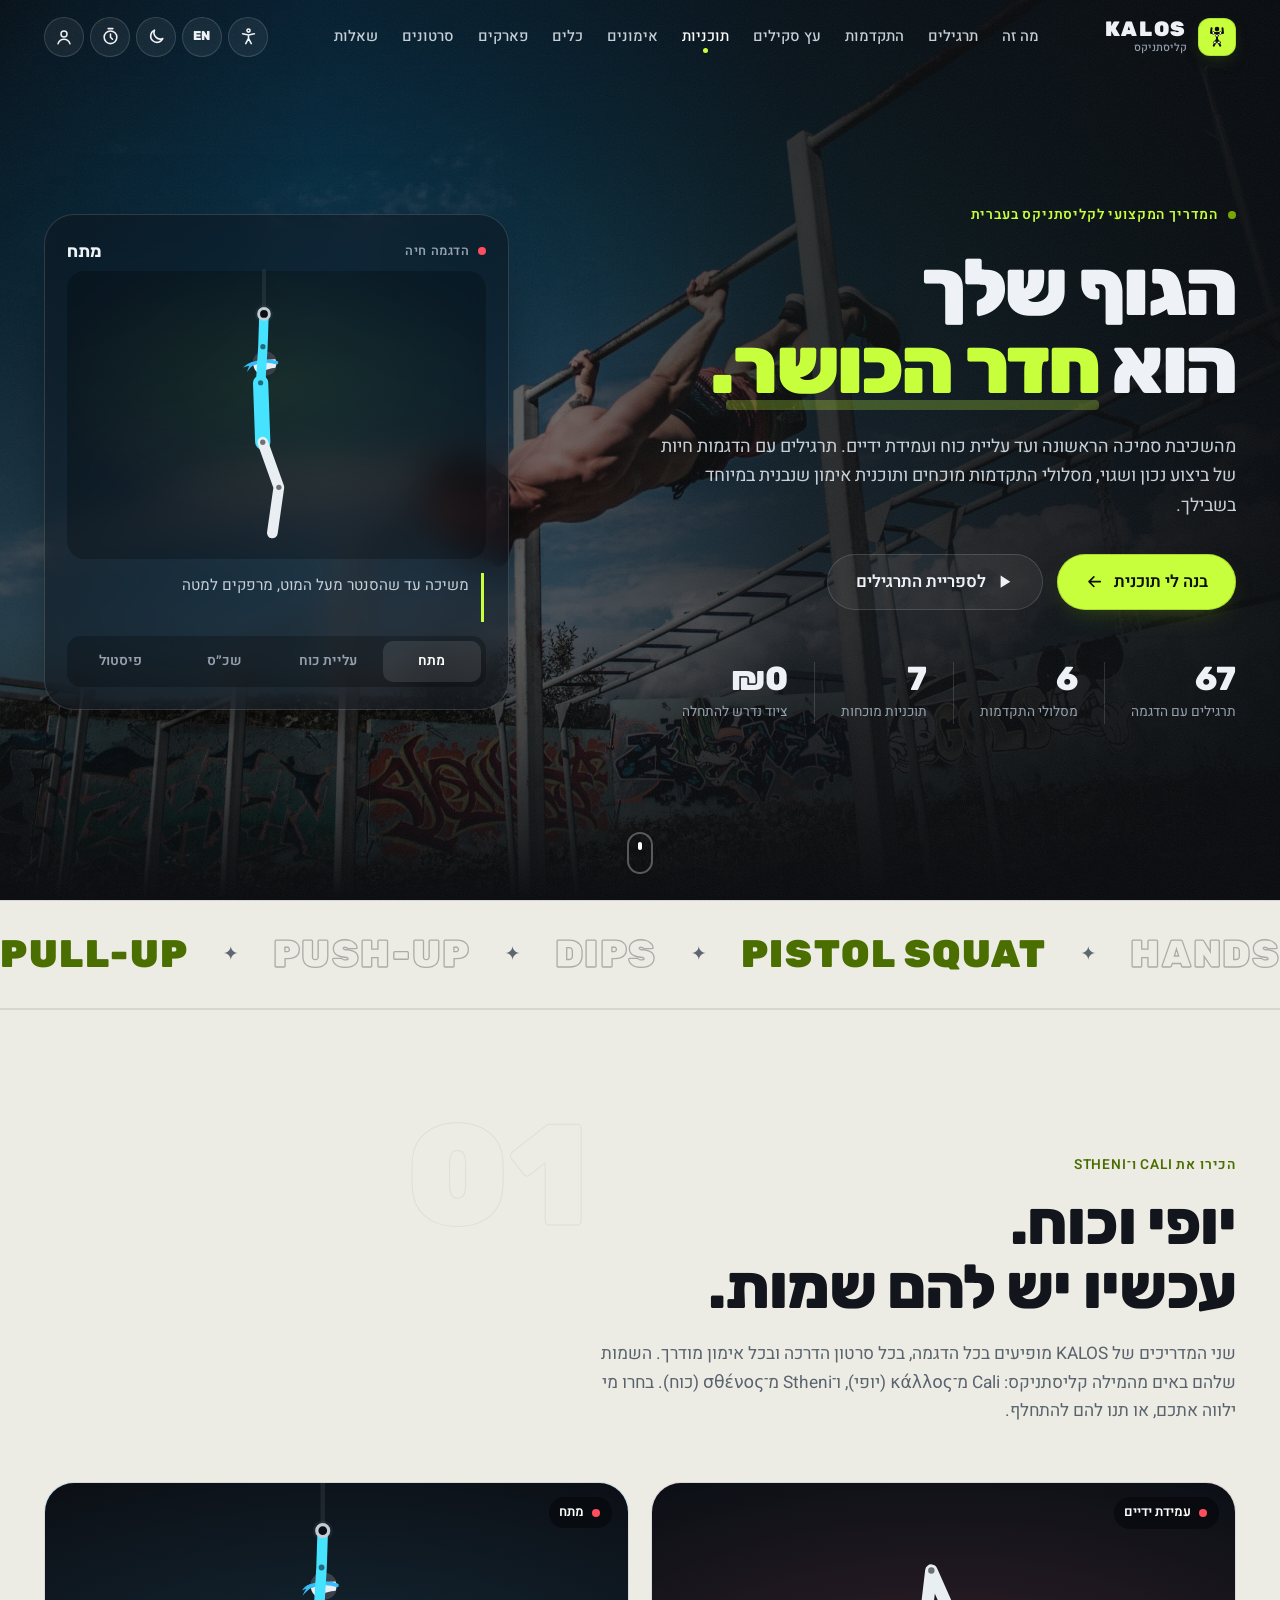
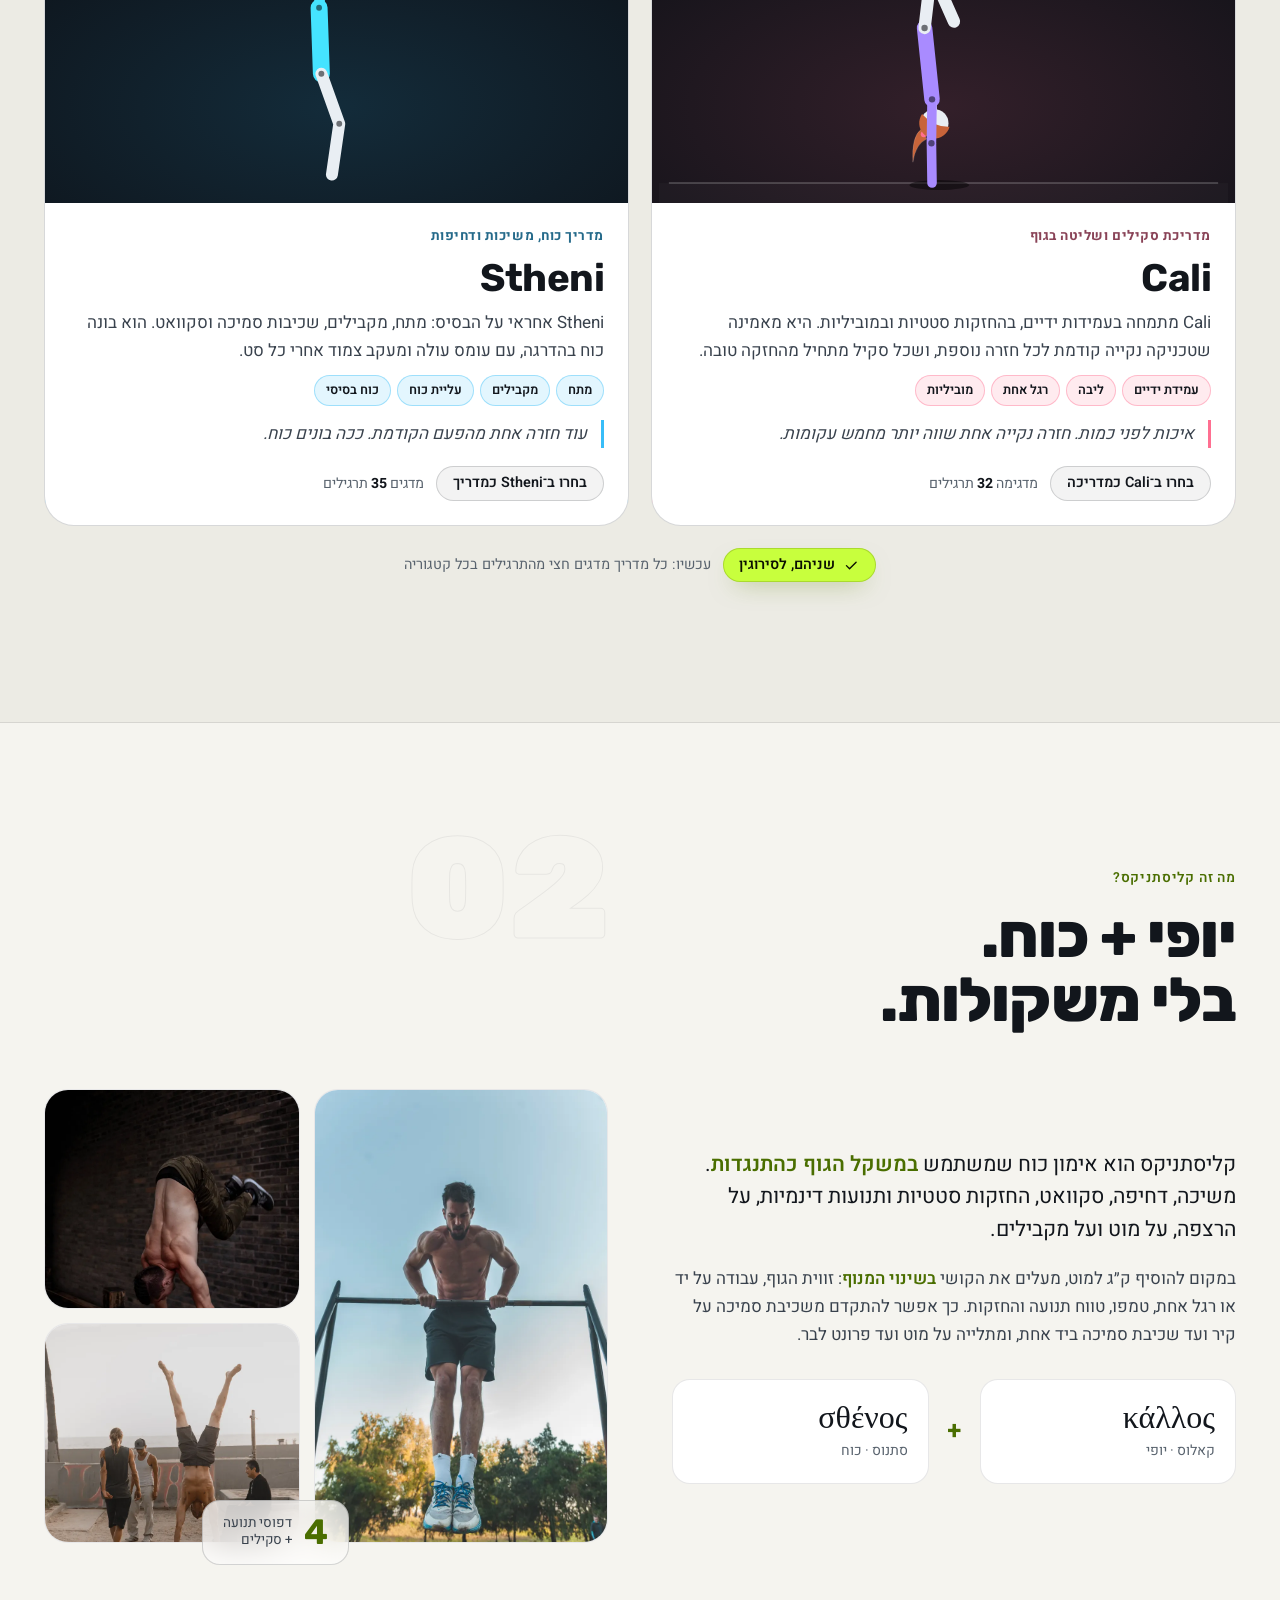
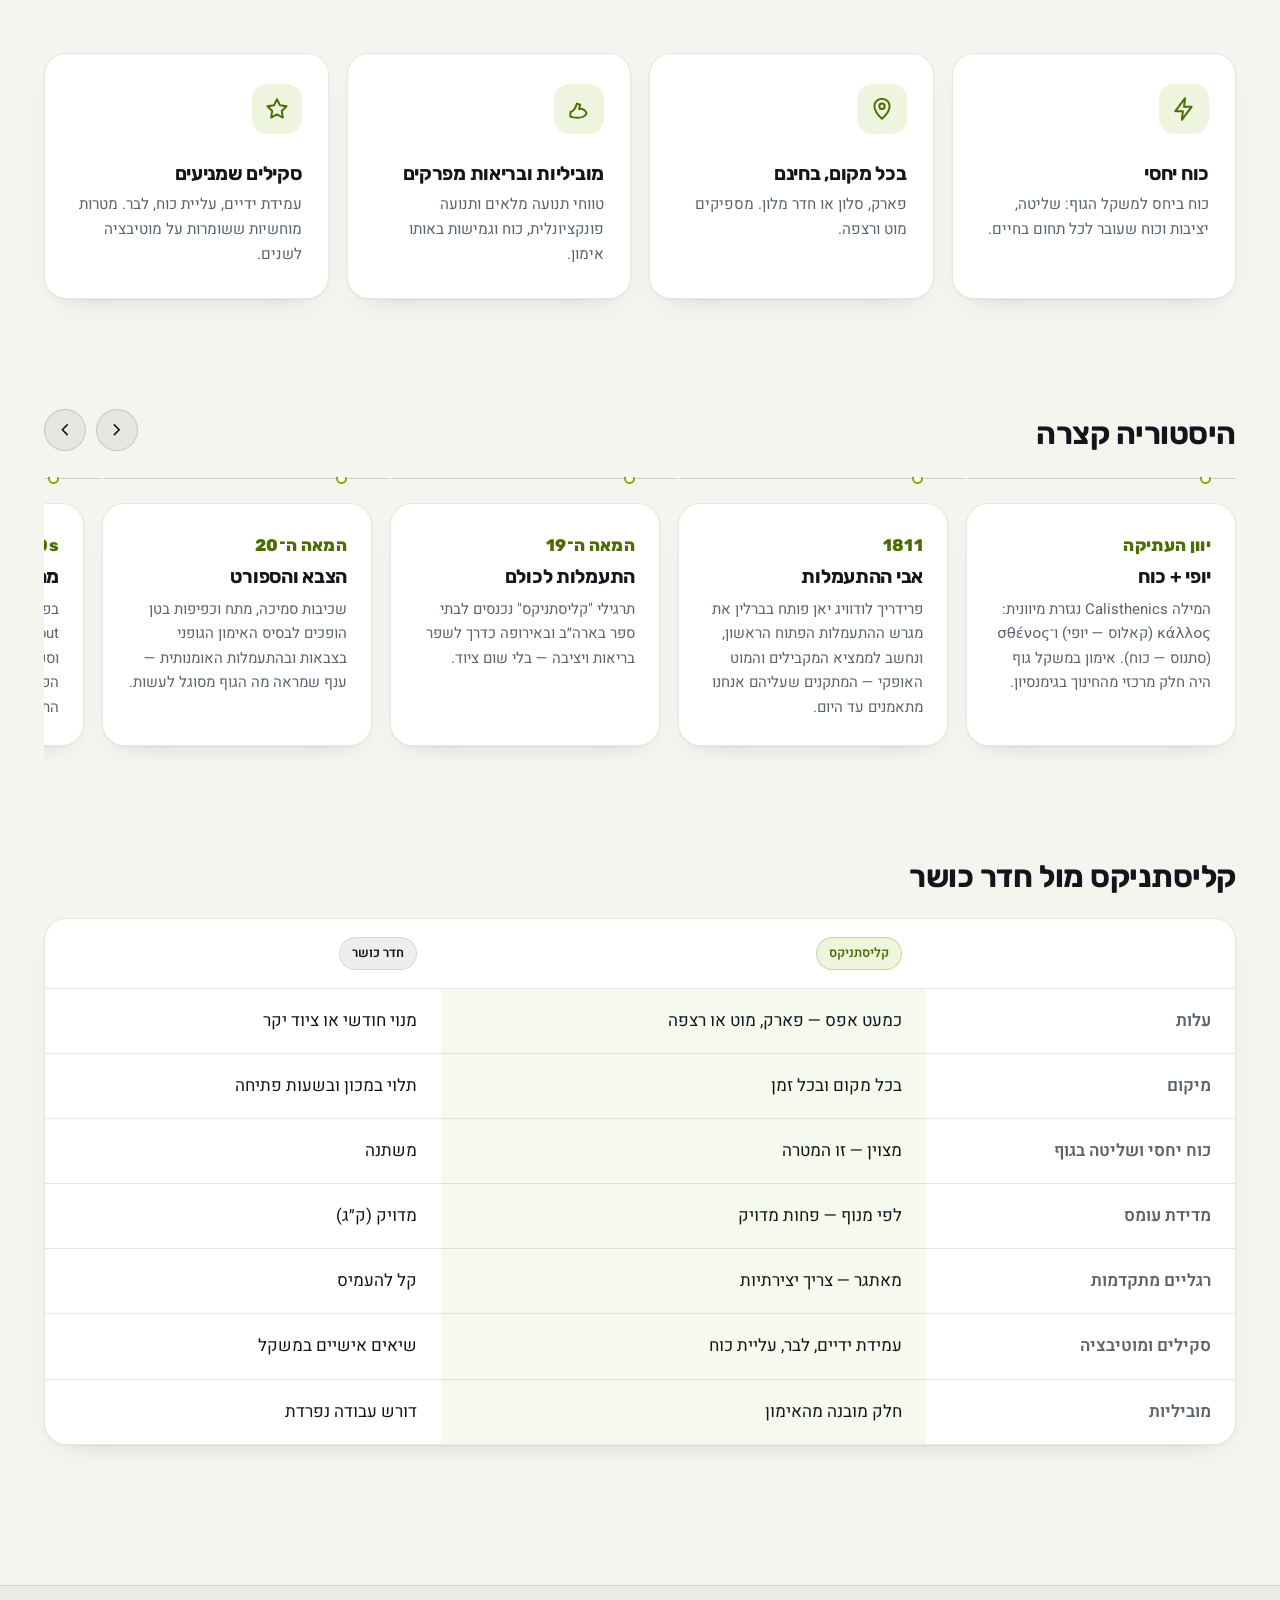
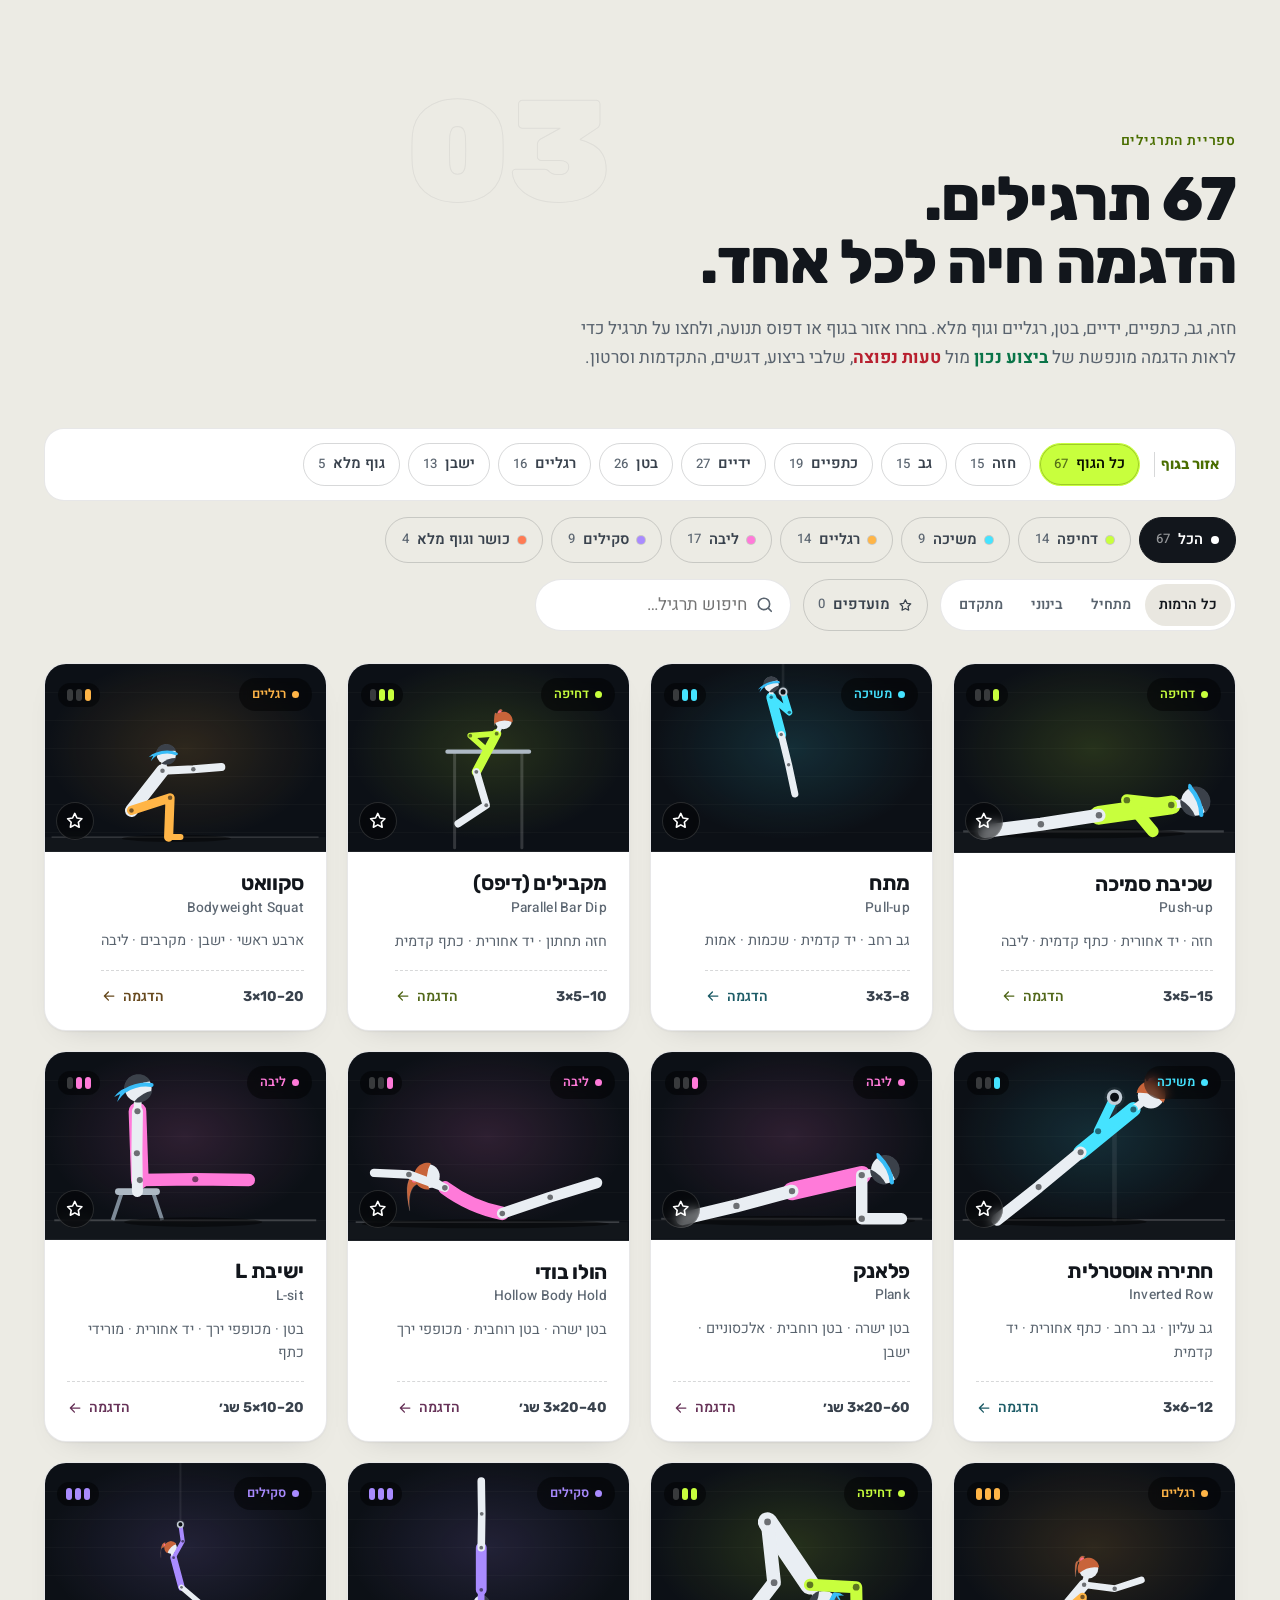
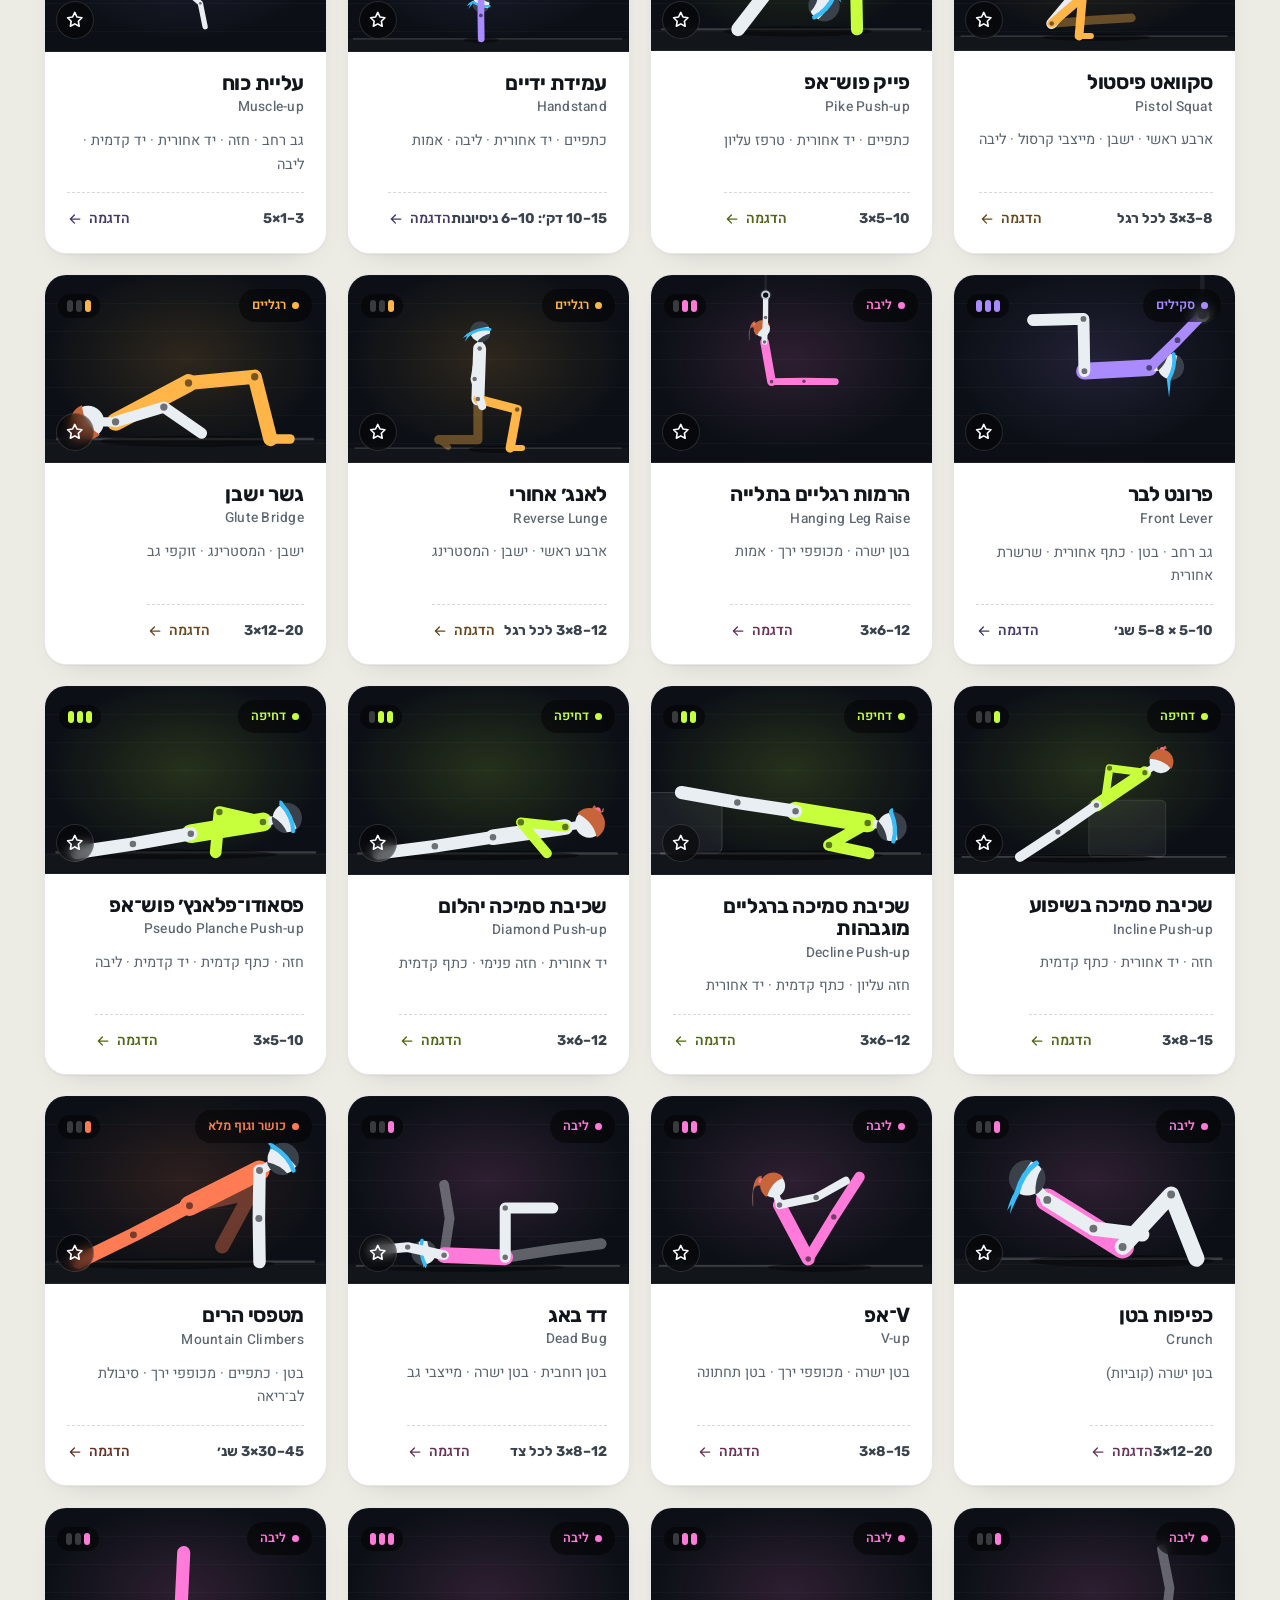
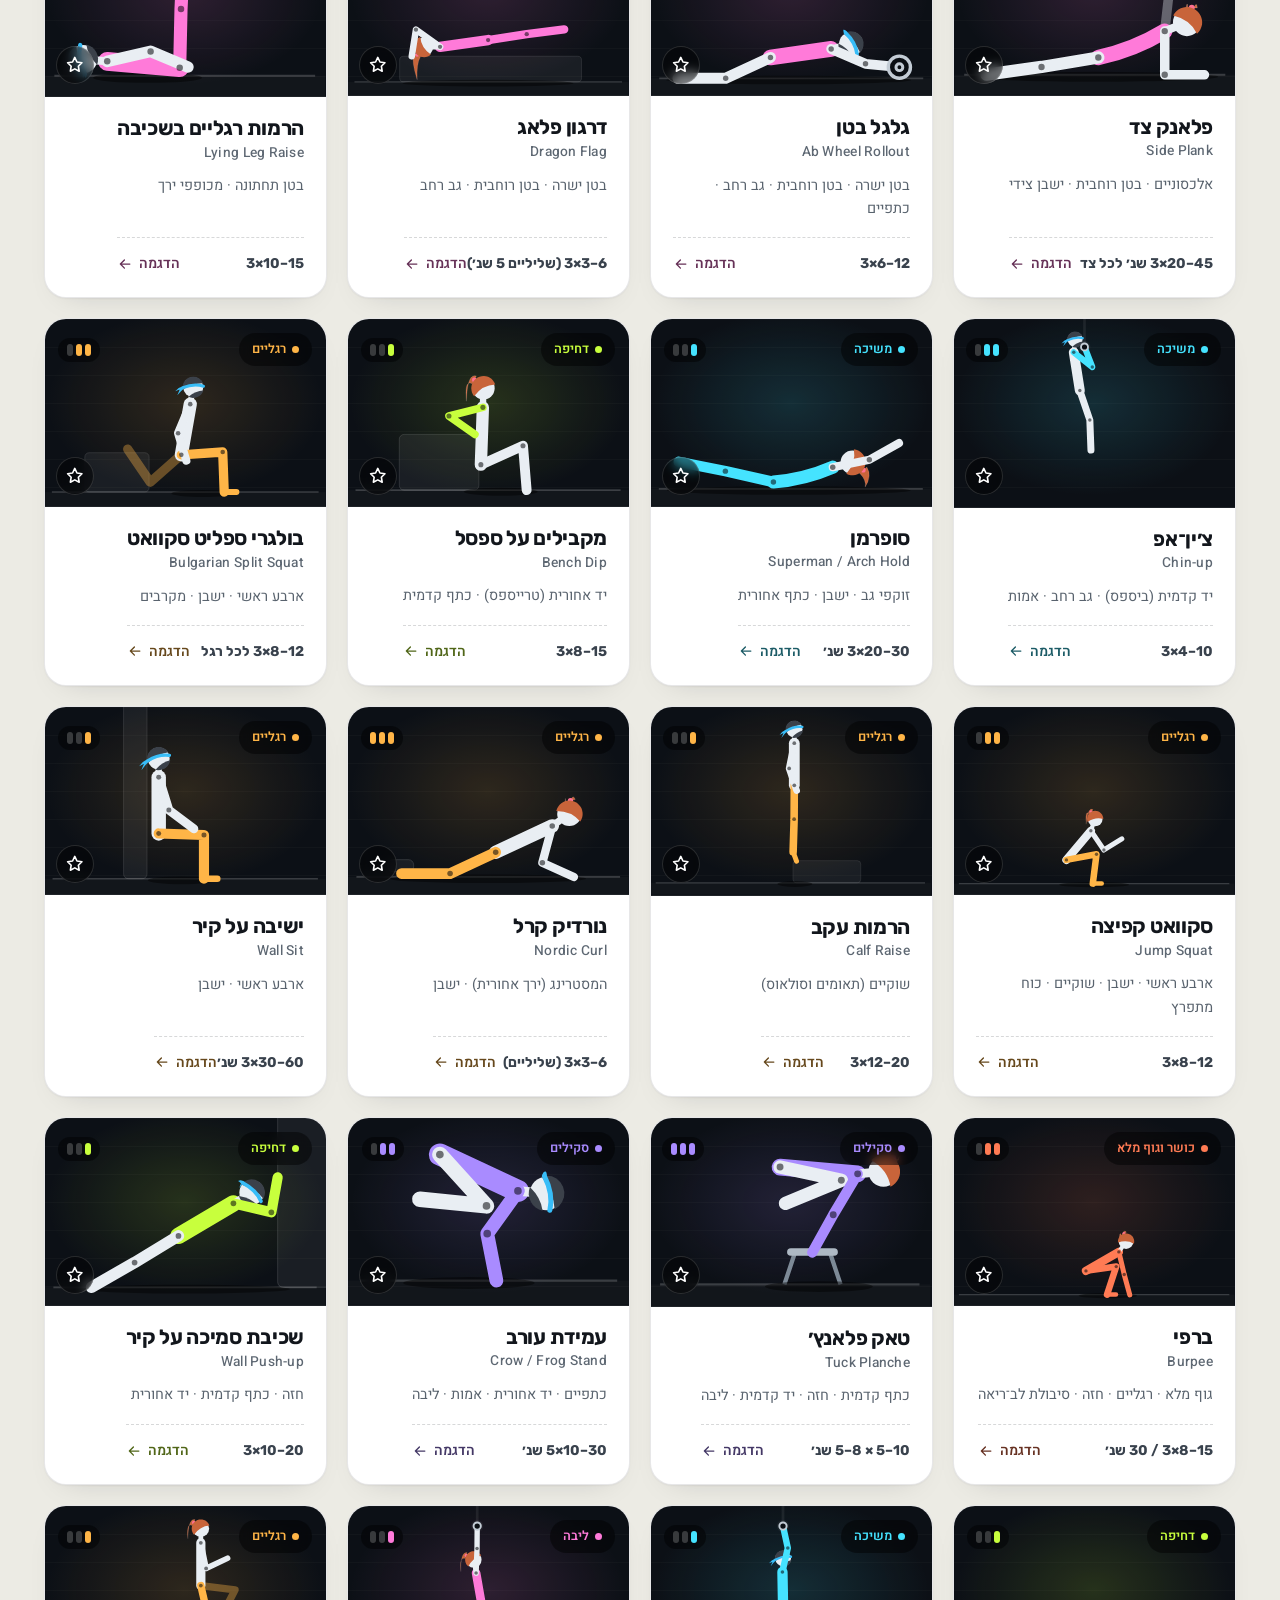
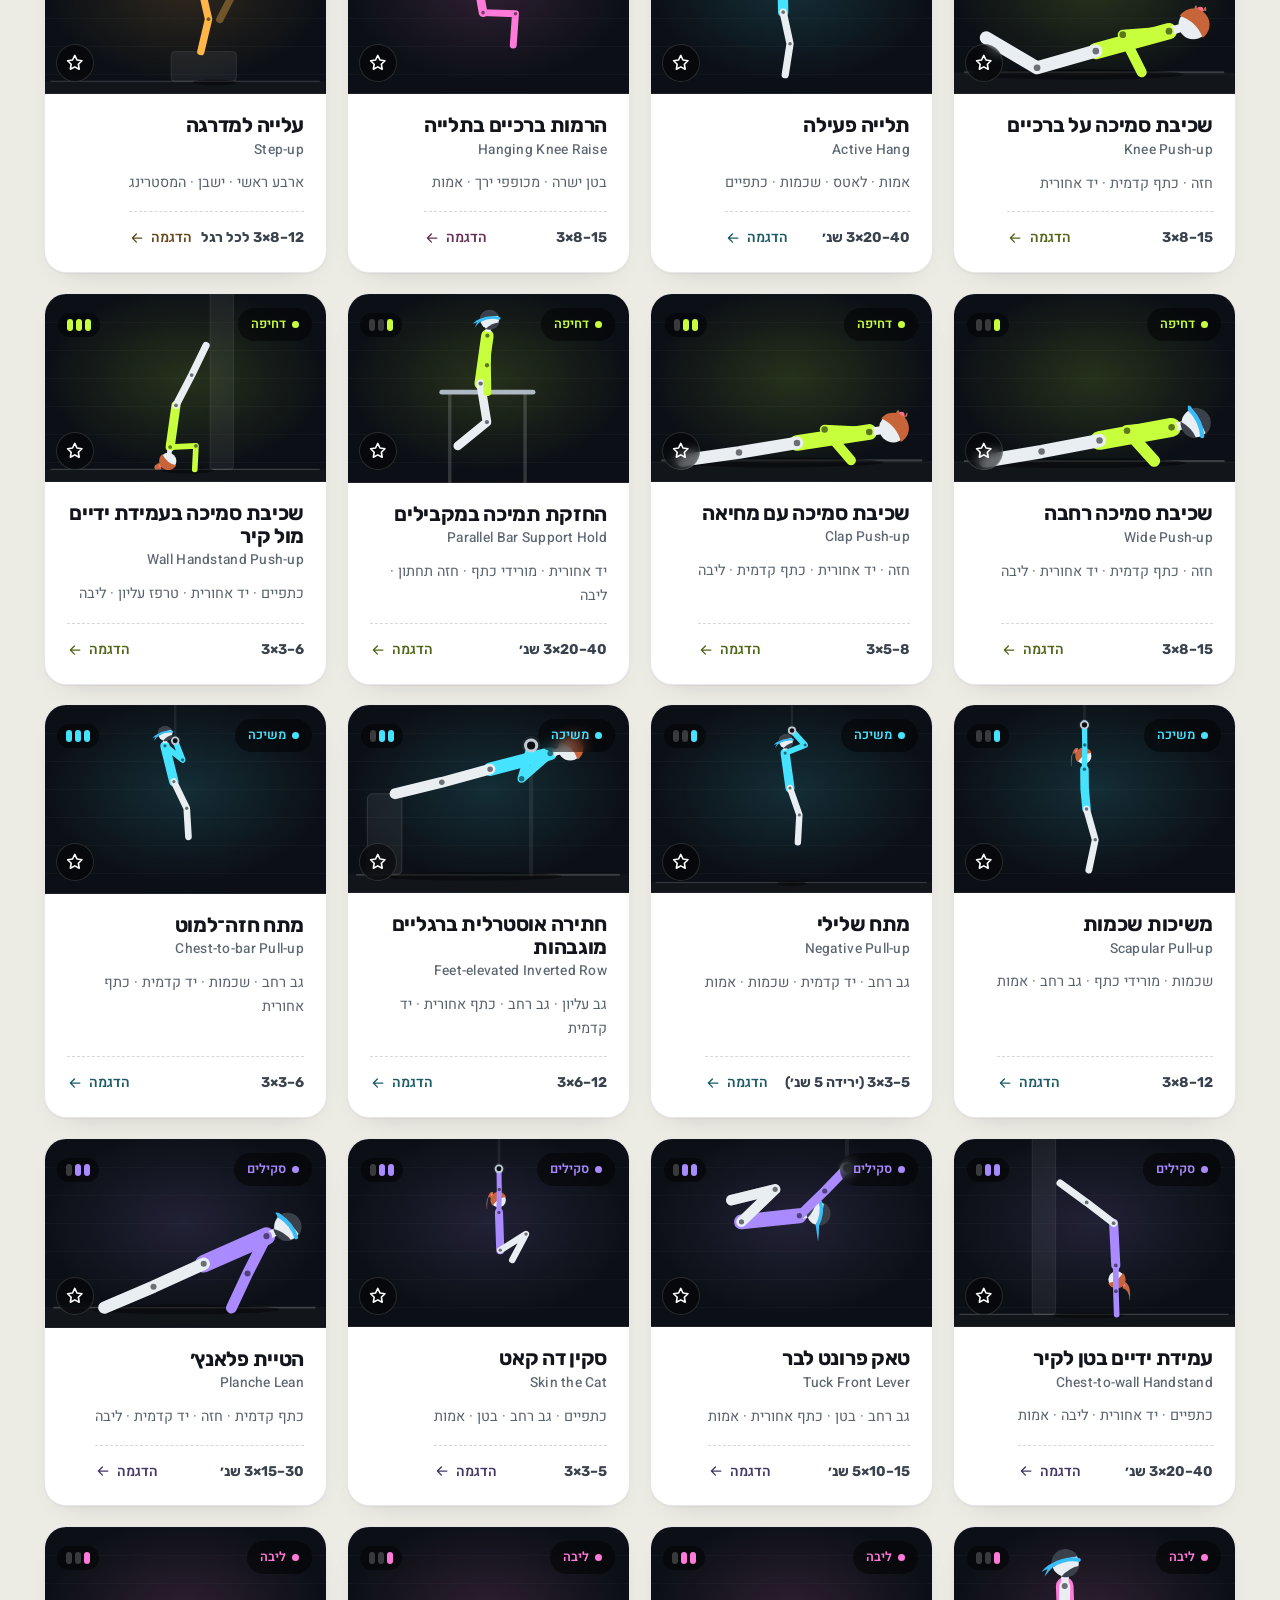
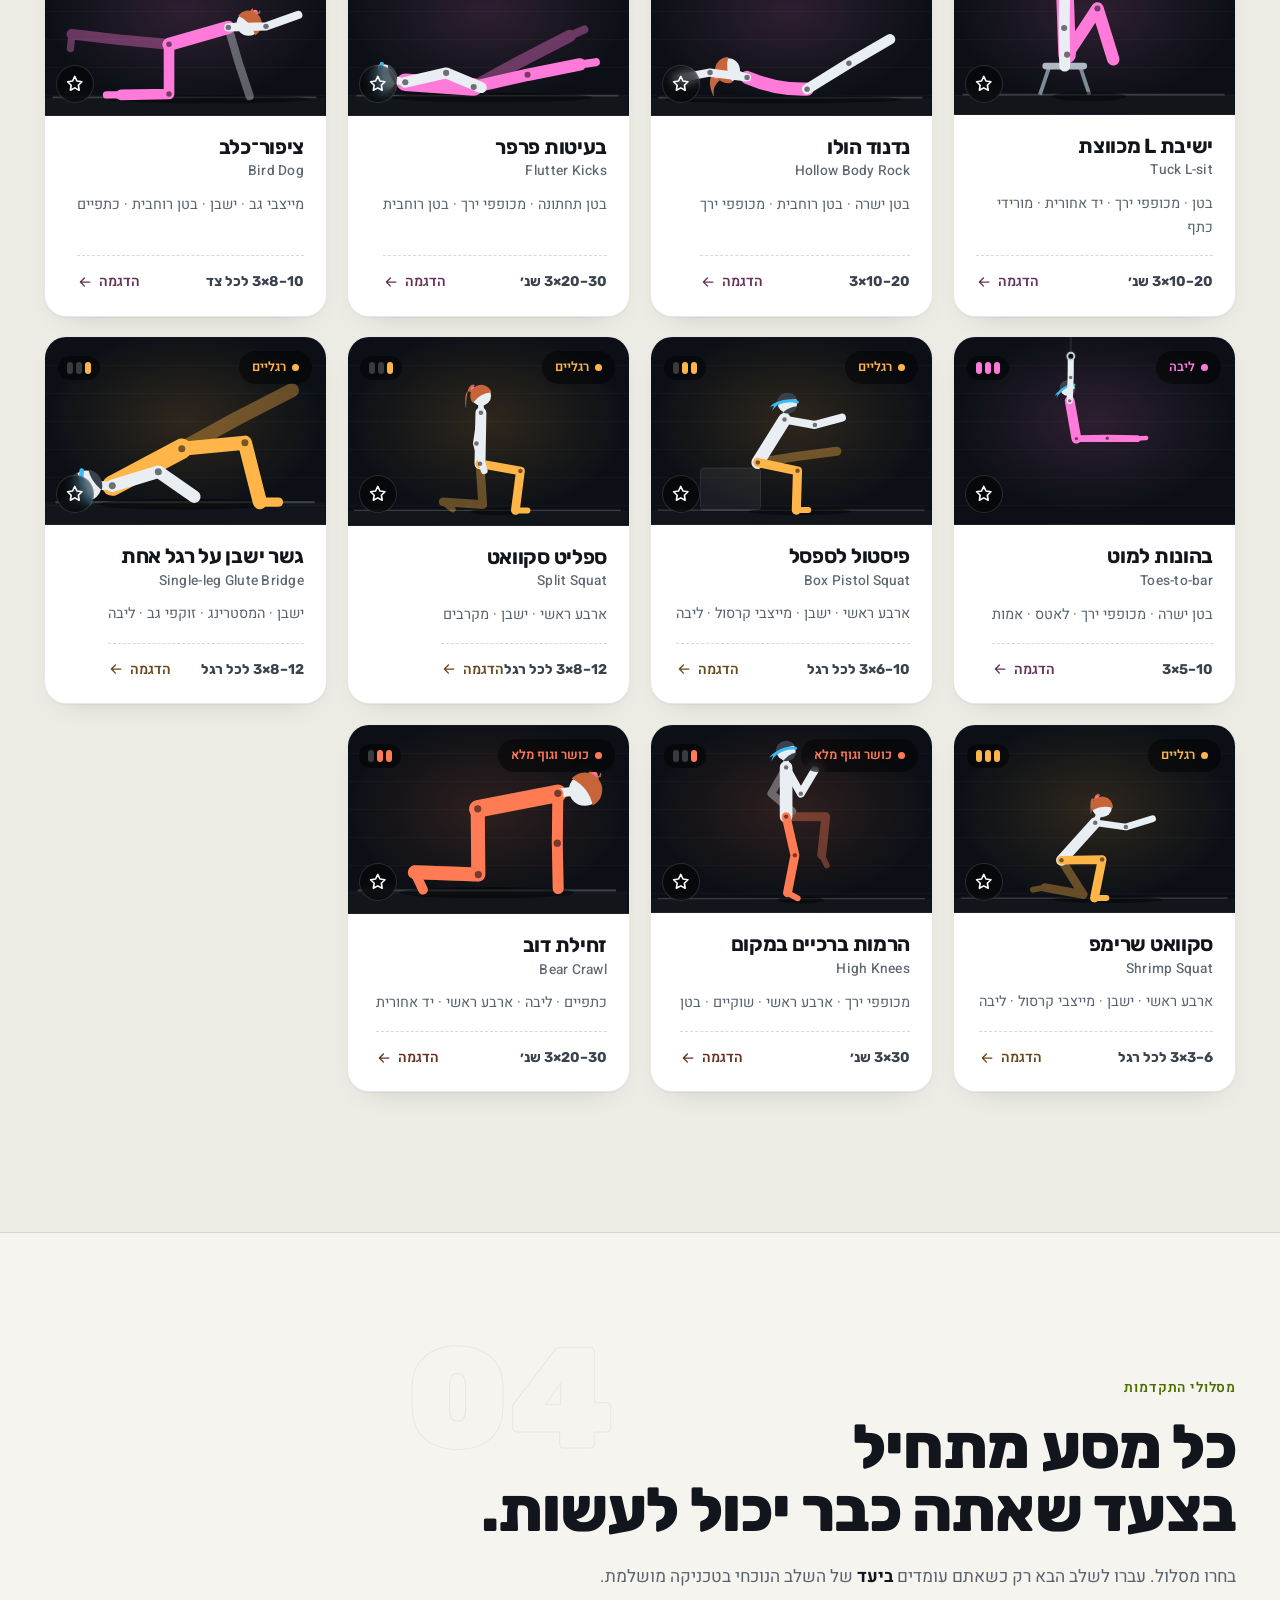
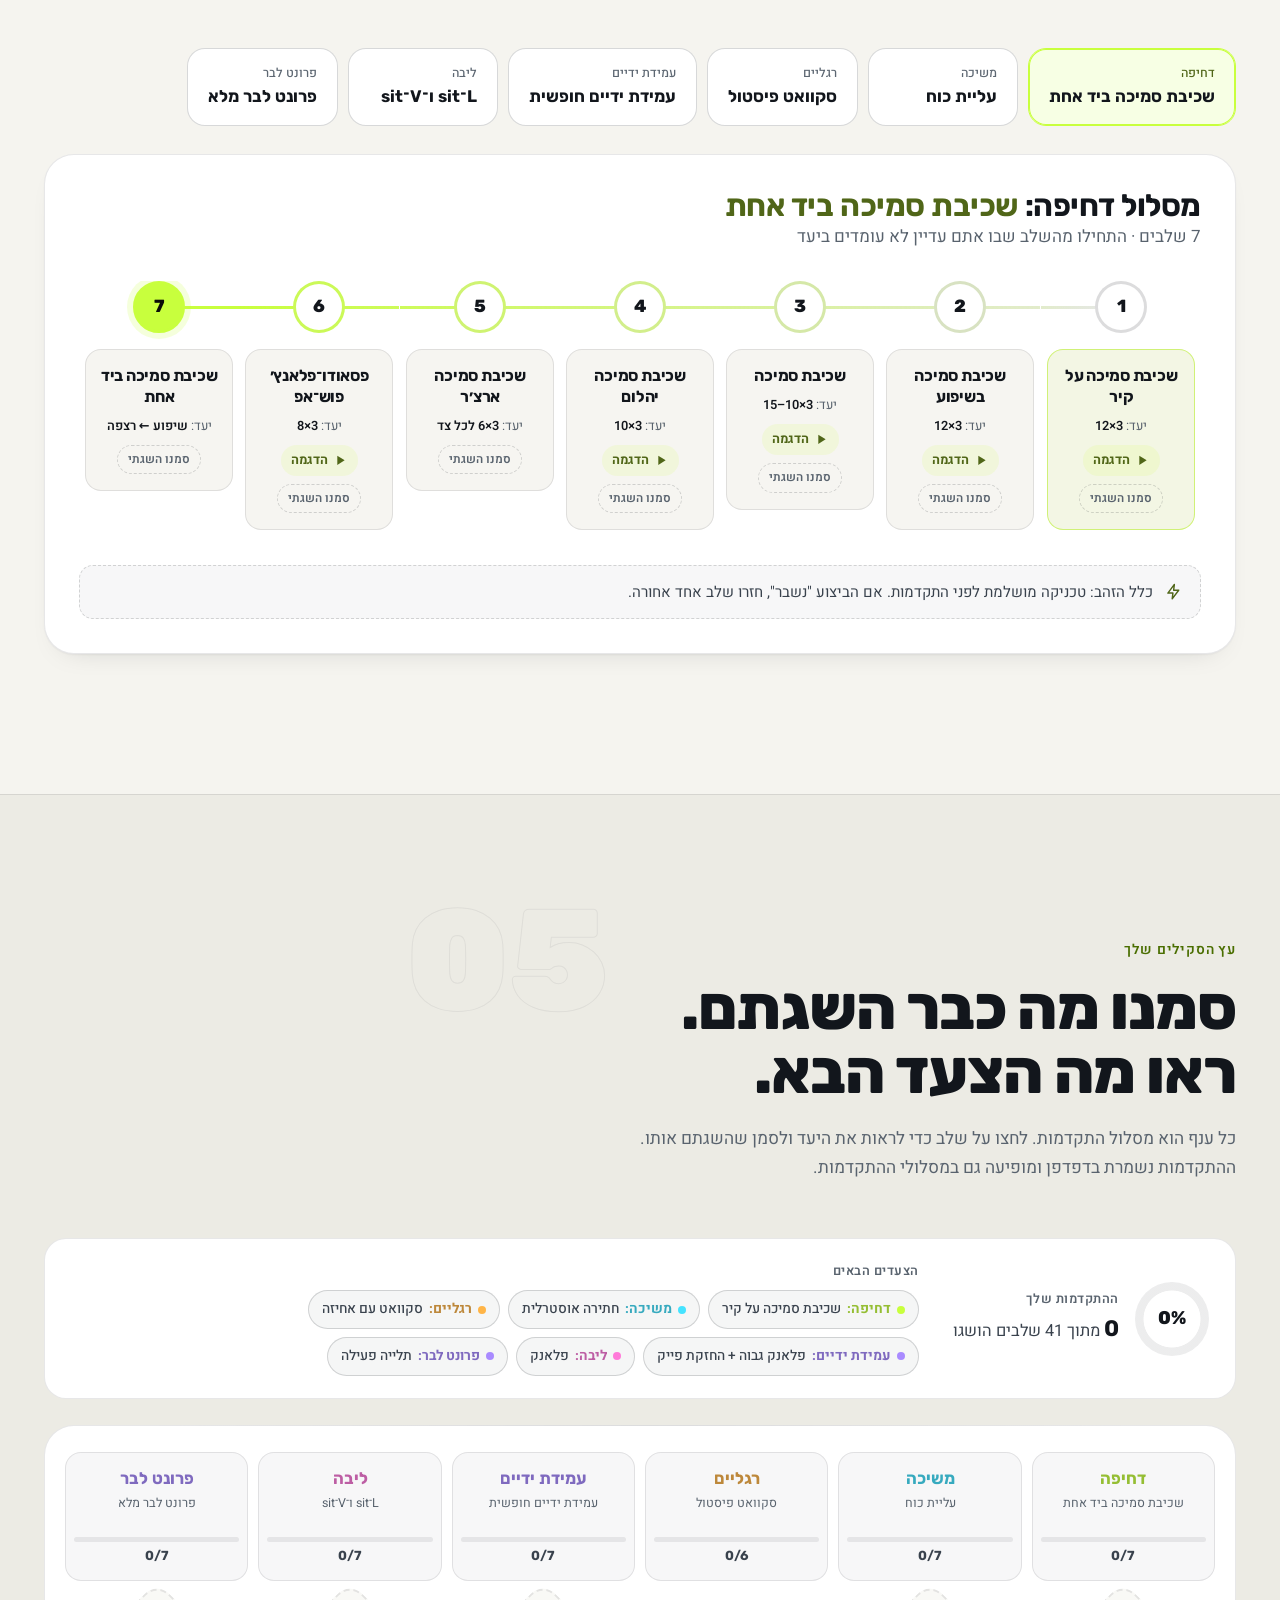
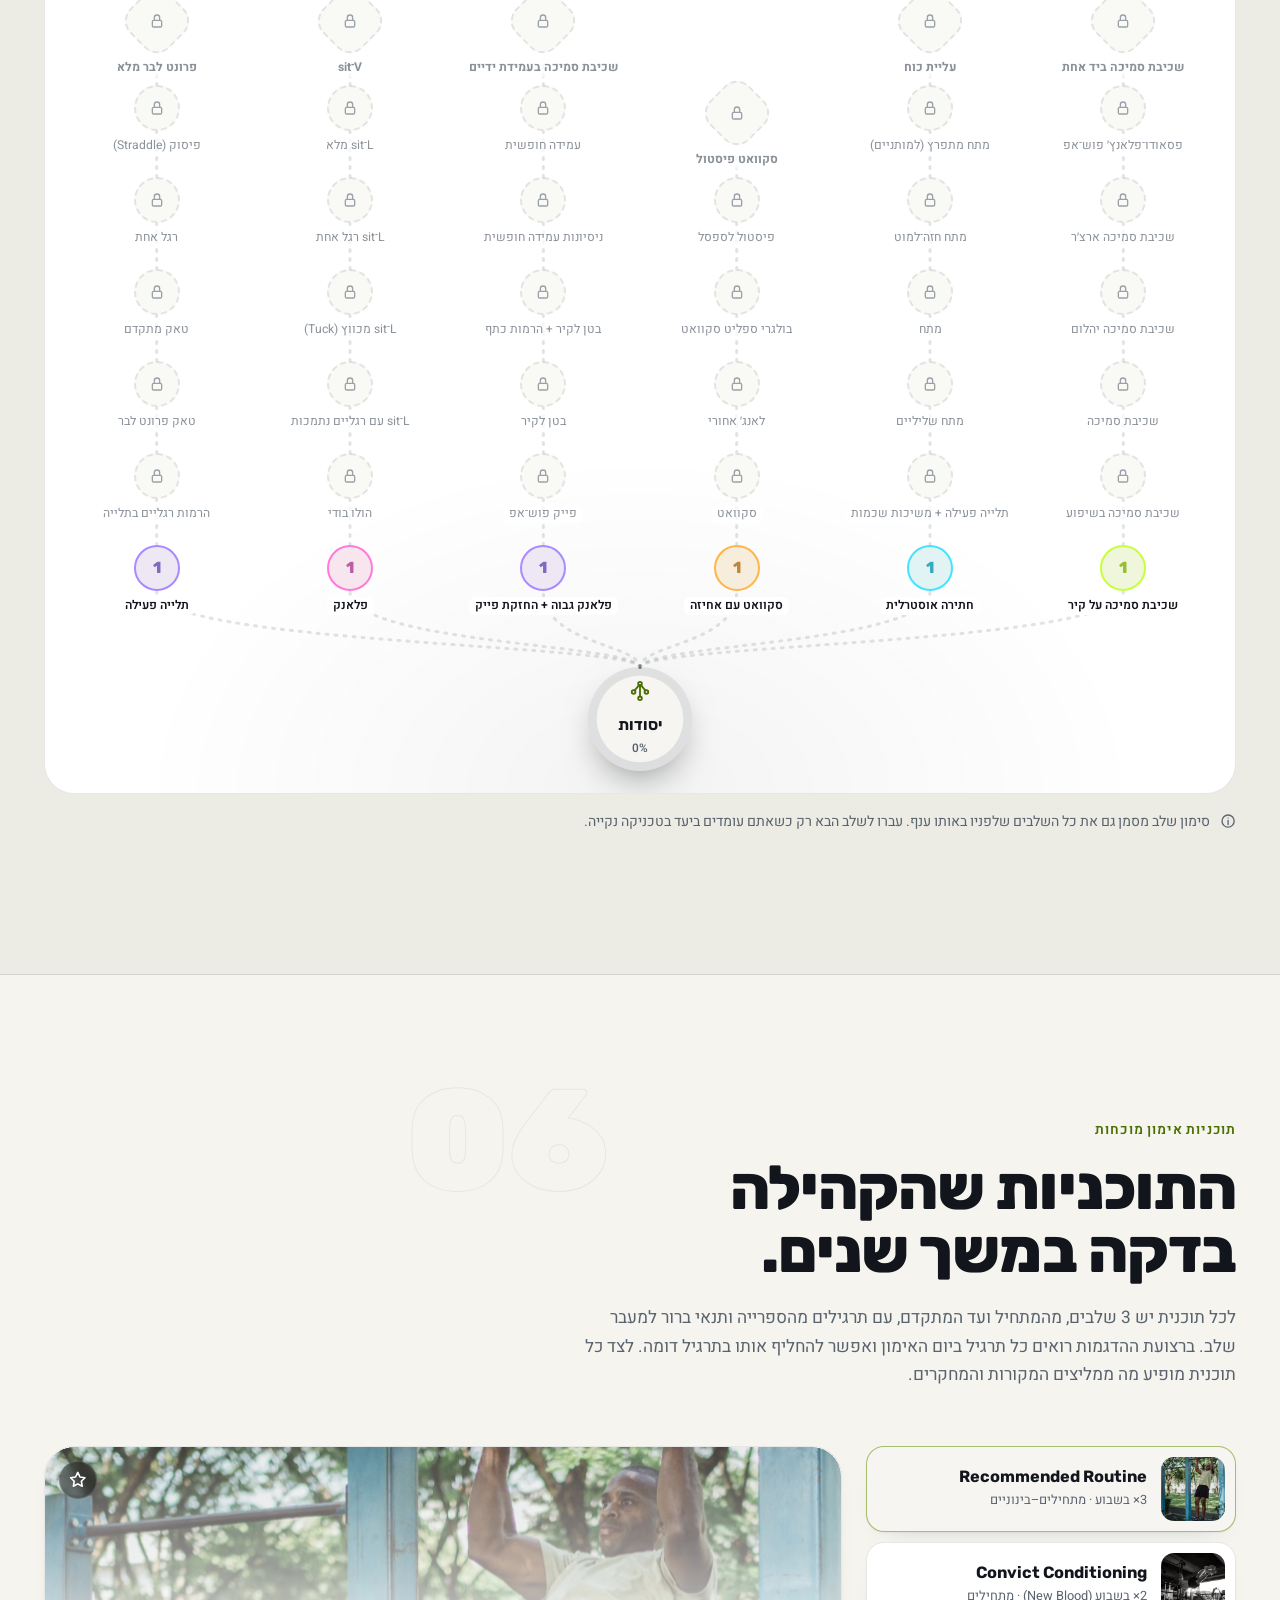
<file: index.html>
<!doctype html>
<html lang="he" dir="rtl">
<head>
  <meta charset="utf-8" />
  <meta name="viewport" content="width=device-width, initial-scale=1, viewport-fit=cover" />
  <title>KALOS — קליסתניקס: המדריך המקצועי לאימון במשקל גוף</title>
  <meta name="description" content="כל מה שצריך לדעת על קליסתניקס: מה זה, תרגילי יסוד עם הדגמות מונפשות, מסלולי התקדמות, תוכניות מוכחות ומחולל תוכנית אישית." />
  <meta name="theme-color" content="#07090c" id="metaTheme" />
  <link rel="alternate" hreflang="he" href="?lang=he" />
  <link rel="alternate" hreflang="en" href="?lang=en" />
  <script>/* ערכת נושא לפני הציור הראשון — בלי הבהוב */try{var kp=JSON.parse(localStorage.getItem('kalos.prefs')||'{}');document.documentElement.dataset.theme=kp.theme||(matchMedia('(prefers-color-scheme: light)').matches?'light':'dark');}catch(e){document.documentElement.dataset.theme='dark';}</script>
  <script src="assets/js/i18n.js"></script>
  <link rel="manifest" href="manifest.webmanifest" />
  <link rel="icon" href="assets/icons/icon.svg" type="image/svg+xml" />
  <link rel="apple-touch-icon" href="assets/icons/icon-192.png" />
  <meta name="mobile-web-app-capable" content="yes" />
  <meta name="apple-mobile-web-app-capable" content="yes" />
  <meta name="apple-mobile-web-app-title" content="KALOS" />
  <link rel="preload" href="assets/fonts/heebo-hebrew.woff2" as="font" type="font/woff2" crossorigin />
  <link rel="preload" href="assets/fonts/rubik-hebrew.woff2" as="font" type="font/woff2" crossorigin />
  <link rel="stylesheet" href="assets/css/fonts.css" />
  <link rel="stylesheet" href="assets/css/style.css" />
  <link rel="stylesheet" href="assets/css/workout.css" />
  <link rel="stylesheet" href="assets/css/me.css" />
  <link rel="stylesheet" href="assets/css/skilltree.css" />
  <link rel="stylesheet" href="assets/css/tools.css" />
  <link rel="stylesheet" href="assets/css/kalo.css" />
  <link rel="stylesheet" href="assets/css/parks.css" />
  <link rel="stylesheet" href="assets/css/programs.css" />
  <link rel="stylesheet" href="assets/css/my.css" />
  <link rel="stylesheet" href="assets/css/a11y.css" />
  <link rel="stylesheet" href="assets/css/responsive.css" />
</head>
<body>
  <a class="skip" href="#main">דלג לתוכן</a>
  <div class="progress" aria-hidden="true"><span id="progressBar"></span></div>

  <!-- ===== ניווט ===== -->
  <header class="nav" id="nav">
    <div class="wrap nav-in">
      <a href="#top" class="logo" aria-label="KALOS — לראש העמוד">
        <span class="logo-mark" aria-hidden="true">
          <svg viewBox="0 0 32 32"><path d="M8.7 4.2 8 10.6h16l-.7-6.4M16 10.6v8M16 18.6l-4.4 9M16 18.6l4.4 9"/><circle class="lm-head" cx="16" cy="5.4" r="3.1"/><g class="lm-pts"><circle cx="11.3" cy="10.6" r="1.9"/><circle cx="20.7" cy="10.6" r="1.9"/><circle cx="16" cy="14.2" r="1.9"/><circle cx="13.3" cy="23.2" r="1.9"/><circle cx="18.7" cy="23.2" r="1.9"/></g></svg>
        </span>
        <span class="logo-txt">KALOS<small>קליסתניקס</small></span>
      </a>
      <nav aria-label="ניווט ראשי">
        <ul class="nav-links" id="navLinks">
          <li><a href="#about">מה זה</a></li>
          <li><a href="#exercises">תרגילים</a></li>
          <li><a href="#progressions">התקדמות</a></li>
          <li><a href="#skilltree">עץ סקילים</a></li>
          <li><a href="#programs">תוכניות</a></li>
          <li><a href="#workouts">אימונים</a></li>
          <li><a href="#tools">כלים</a></li>
          <li><a href="#parks">פארקים</a></li>
          <li><a href="#videos">סרטונים</a></li>
          <li><a href="#faq">שאלות</a></li>
        </ul>
      </nav>
      <div class="nav-tools">
        <button type="button" class="icon-btn nav-ib" id="a11yToggle" aria-haspopup="dialog" aria-label="תפריט נגישות" title="נגישות"><svg class="ico"><use href="#i-access"/></svg></button>
        <button type="button" class="icon-btn nav-ib nav-lang" id="langToggle" data-no-i18n>EN</button>
        <button class="icon-btn nav-ib" id="themeToggle" aria-label="מצב בהיר" title="מצב בהיר / כהה"><svg class="ico i-sun"><use href="#i-sun"/></svg><svg class="ico i-moon"><use href="#i-moon"/></svg></button>
        <button type="button" class="icon-btn nav-ib nav-timer" id="navTimer" aria-expanded="false" aria-controls="timerPanel" aria-label="שעון: טיימר מנוחה וסטופר" title="שעון מנוחה וסטופר"><svg class="ico"><use href="#i-timer"/></svg><span class="nav-timer-t" id="navTimerT" aria-hidden="true"></span></button>
        <button type="button" class="nav-me" id="navMe" aria-haspopup="dialog" aria-label="האזור האישי"><svg class="ico"><use href="#i-user"/></svg><span class="nav-me-t">האזור האישי</span><b class="nav-streak" id="navStreak" hidden><svg class="ico"><use href="#i-fire"/></svg><span></span></b></button>
      </div>
      <a href="#builder" class="btn btn-sm btn-accent nav-cta">בנה לי תוכנית</a>
      <button class="burger" id="burger" aria-label="פתח תפריט" aria-expanded="false" aria-controls="navLinks"><span></span><span></span></button>
    </div>
  </header>

  <main id="main">
    <!-- ===== HERO ===== -->
    <section class="hero" id="top">
      <div class="hero-bg" aria-hidden="true"><img id="heroImg" alt="" fetchpriority="high" /></div>
      <div class="hero-grain" aria-hidden="true"></div>
      <div class="wrap hero-in">
        <div class="hero-copy">
          <p class="eyebrow reveal"><span class="dot"></span> המדריך המקצועי לקליסתניקס בעברית</p>
          <h1 class="reveal">הגוף שלך<br />הוא <em>חדר הכושר.</em></h1>
          <p class="lead reveal">מהשכיבת סמיכה הראשונה ועד עליית כוח ועמידת ידיים. תרגילים עם הדגמות חיות של ביצוע נכון ושגוי, מסלולי התקדמות מוכחים ותוכנית אימון שנבנית במיוחד בשבילך.</p>
          <div class="hero-ctas reveal">
            <a href="#builder" class="btn btn-accent btn-lg">בנה לי תוכנית <svg class="ico"><use href="#i-arrow"/></svg></a>
            <a href="#exercises" class="btn btn-ghost btn-lg"><svg class="ico"><use href="#i-play"/></svg> לספריית התרגילים</a>
          </div>
          <dl class="hero-stats reveal">
            <div><dt data-count="67" id="statEx">0</dt><dd>תרגילים עם הדגמה</dd></div>
            <div><dt data-count="6">0</dt><dd>מסלולי התקדמות</dd></div>
            <div><dt data-count="7">0</dt><dd>תוכניות מוכחות</dd></div>
            <div><dt>₪0</dt><dd>ציוד נדרש להתחלה</dd></div>
          </dl>
        </div>
        <aside class="hero-card glass reveal" aria-label="הדגמה חיה">
          <div class="hc-head"><span class="live"><i></i> הדגמה חיה</span><span class="hc-name" id="heroDemoName">מתח</span></div>
          <svg class="hc-stage" id="heroFig" role="img"></svg>
          <p class="hc-cap" id="heroCap" aria-live="off"></p>
          <div class="hc-switch" role="tablist" aria-label="בחר תרגיל להדגמה">
            <button role="tab" aria-selected="true" data-hero="pullup">מתח</button>
            <button role="tab" aria-selected="false" data-hero="muscleup">עליית כוח</button>
            <button role="tab" aria-selected="false" data-hero="pushup">שכ״ס</button>
            <button role="tab" aria-selected="false" data-hero="pistol">פיסטול</button>
          </div>
        </aside>
      </div>
      <a href="#about" class="scroll-cue" aria-label="גלול למטה"><span></span></a>
    </section>

    <!-- ===== מרקיז ===== -->
    <div class="marquee" aria-hidden="true">
      <div class="marquee-track">
        <span>PULL-UP</span><i>✦</i><span>PUSH-UP</span><i>✦</i><span>DIPS</span><i>✦</i><span>PISTOL SQUAT</span><i>✦</i><span>HANDSTAND</span><i>✦</i><span>MUSCLE-UP</span><i>✦</i><span>FRONT LEVER</span><i>✦</i><span>L-SIT</span><i>✦</i>
        <span>PULL-UP</span><i>✦</i><span>PUSH-UP</span><i>✦</i><span>DIPS</span><i>✦</i><span>PISTOL SQUAT</span><i>✦</i><span>HANDSTAND</span><i>✦</i><span>MUSCLE-UP</span><i>✦</i><span>FRONT LEVER</span><i>✦</i><span>L-SIT</span><i>✦</i>
      </div>
    </div>

    <!-- ===== המדריכים: Cali ו־Stheni ===== -->
    <section class="section section-alt coaches-sec" id="coaches">
      <div class="wrap">
        <header class="sec-head reveal">
          <span class="sec-num" aria-hidden="true">01</span>
          <p class="eyebrow">הכירו את Cali ו־Stheni</p>
          <h2>יופי וכוח.<br />עכשיו יש להם שמות.</h2>
          <p class="sec-sub">שני המדריכים של KALOS מופיעים בכל הדגמה, בכל סרטון הדרכה ובכל אימון מודרך. השמות שלהם באים מהמילה קליסתניקס: Cali מ־κάλλος (יופי), ו־Stheni מ־σθένος (כוח). בחרו מי ילווה אתכם, או תנו להם להתחלף.</p>
        </header>
        <div class="coach-grid" id="coachGrid"></div>
      </div>
    </section>

    <!-- ===== מה זה ===== -->
    <section class="section" id="about">
      <div class="wrap">
        <header class="sec-head reveal">
          <span class="sec-num" aria-hidden="true">02</span>
          <p class="eyebrow">מה זה קליסתניקס?</p>
          <h2>יופי + כוח.<br />בלי משקולות.</h2>
        </header>

        <div class="about-grid">
          <div class="about-copy reveal">
            <p class="big">קליסתניקס הוא אימון כוח שמשתמש <strong>במשקל הגוף כהתנגדות</strong>. משיכה, דחיפה, סקוואט, החזקות סטטיות ותנועות דינמיות, על הרצפה, על מוט ועל מקבילים.</p>
            <p>במקום להוסיף ק״ג למוט, מעלים את הקושי <strong>בשינוי המנוף</strong>: זווית הגוף, עבודה על יד או רגל אחת, טמפו, טווח תנועה והחזקות. כך אפשר להתקדם משכיבת סמיכה על קיר ועד שכיבת סמיכה ביד אחת, ומתלייה על מוט ועד פרונט לבר.</p>
            <div class="etym">
              <div><b lang="el">κάλλος</b><span>קאלוס · יופי</span></div>
              <span class="plus">+</span>
              <div><b lang="el">σθένος</b><span>סתנוס · כוח</span></div>
            </div>
          </div>
          <div class="collage reveal" aria-hidden="true">
            <figure class="c1"><img data-img="pullOut" data-w="900" alt="" loading="lazy" /></figure>
            <figure class="c2"><img data-img="hsRail" data-w="700" alt="" loading="lazy" /></figure>
            <figure class="c3"><img data-img="group" data-w="700" alt="" loading="lazy" /></figure>
            <div class="c-badge glass"><b>4</b><span>דפוסי תנועה<br />+ סקילים</span></div>
          </div>
        </div>

        <!-- יתרונות -->
        <div class="benefits">
          <article class="bcard reveal"><svg class="bico"><use href="#i-bolt"/></svg><h3>כוח יחסי</h3><p>כוח ביחס למשקל הגוף: שליטה, יציבות וכוח שעובר לכל תחום בחיים.</p></article>
          <article class="bcard reveal"><svg class="bico"><use href="#i-pin"/></svg><h3>בכל מקום, בחינם</h3><p>פארק, סלון או חדר מלון. מספיקים מוט ורצפה.</p></article>
          <article class="bcard reveal"><svg class="bico"><use href="#i-flex"/></svg><h3>מוביליות ובריאות מפרקים</h3><p>טווחי תנועה מלאים ותנועה פונקציונלית, כוח וגמישות באותו אימון.</p></article>
          <article class="bcard reveal"><svg class="bico"><use href="#i-star"/></svg><h3>סקילים שמניעים</h3><p>עמידת ידיים, עליית כוח, לבר. מטרות מוחשיות ששומרות על מוטיבציה לשנים.</p></article>
        </div>

        <!-- ציר זמן -->
        <div class="timeline-wrap reveal">
          <div class="tl-head">
            <h3>היסטוריה קצרה</h3>
            <div class="tl-ctrl"><button class="icon-btn" data-tl="1" aria-label="הקודם"><svg class="ico"><use href="#i-chev-r"/></svg></button><button class="icon-btn" data-tl="-1" aria-label="הבא"><svg class="ico"><use href="#i-chev-l"/></svg></button></div>
          </div>
          <ol class="timeline" id="timeline"></ol>
        </div>

        <!-- השוואה -->
        <div class="compare reveal">
          <h3>קליסתניקס מול חדר כושר</h3>
          <div class="table-scroll">
            <table>
              <thead><tr><th scope="col"></th><th scope="col"><span class="tag tag-accent">קליסתניקס</span></th><th scope="col"><span class="tag">חדר כושר</span></th></tr></thead>
              <tbody id="compareBody"></tbody>
            </table>
          </div>
        </div>
      </div>
    </section>

    <!-- ===== תרגילים ===== -->
    <section class="section section-alt" id="exercises">
      <div class="wrap">
        <header class="sec-head reveal">
          <span class="sec-num" aria-hidden="true">03</span>
          <p class="eyebrow">ספריית התרגילים</p>
          <h2><span class="ex-total">67</span> תרגילים.<br />הדגמה חיה לכל אחד.</h2>
          <p class="sec-sub">חזה, גב, כתפיים, ידיים, בטן, רגליים וגוף מלא. בחרו אזור בגוף או דפוס תנועה, ולחצו על תרגיל כדי לראות הדגמה מונפשת של <b class="ok">ביצוע נכון</b> מול <b class="no">טעות נפוצה</b>, שלבי ביצוע, דגשים, התקדמות וסרטון.</p>
        </header>

        <div class="body-filter reveal" role="toolbar" aria-label="סינון לפי אזור בגוף">
          <span class="bf-label">אזור בגוף</span>
          <div class="chips" id="groupChips"></div>
        </div>
        <div class="filters reveal" role="toolbar" aria-label="סינון תרגילים">
          <div class="chips" id="catChips"></div>
          <div class="filter-side">
            <div class="seg" id="levelSeg" role="radiogroup" aria-label="רמה">
              <button role="radio" aria-checked="true" data-level="0">כל הרמות</button>
              <button role="radio" aria-checked="false" data-level="1">מתחיל</button>
              <button role="radio" aria-checked="false" data-level="2">בינוני</button>
              <button role="radio" aria-checked="false" data-level="3">מתקדם</button>
            </div>
            <button class="chip chip-fav" id="favOnly" aria-pressed="false"><svg class="ico"><use href="#i-star"/></svg> מועדפים <b id="favCount">0</b></button>
            <label class="search"><svg class="ico"><use href="#i-search"/></svg><input type="search" id="exSearch" placeholder="חיפוש תרגיל…" aria-label="חיפוש תרגיל" /></label>
          </div>
        </div>
        <div class="ex-grid" id="exGrid"></div>
        <p class="empty" id="exEmpty" hidden>לא נמצאו תרגילים. נסו סינון אחר.</p>
      </div>
    </section>

    <!-- ===== מסלולי התקדמות ===== -->
    <section class="section" id="progressions">
      <div class="wrap">
        <header class="sec-head reveal">
          <span class="sec-num" aria-hidden="true">04</span>
          <p class="eyebrow">מסלולי התקדמות</p>
          <h2>כל מסע מתחיל<br />בצעד שאתה כבר יכול לעשות.</h2>
          <p class="sec-sub">בחרו מסלול. עברו לשלב הבא רק כשאתם עומדים <b>ביעד</b> של השלב הנוכחי בטכניקה מושלמת.</p>
        </header>
        <div class="prog-tabs reveal" id="progTabs" role="tablist" aria-label="מסלולי התקדמות"></div>
        <div class="prog-panel reveal" id="progPanel" role="tabpanel"></div>
      </div>
    </section>

    <!-- ===== עץ סקילים ===== -->
    <section class="section section-alt" id="skilltree">
      <div class="wrap">
        <header class="sec-head reveal">
          <span class="sec-num" aria-hidden="true">05</span>
          <p class="eyebrow">עץ הסקילים שלך</p>
          <h2>סמנו מה כבר השגתם.<br />ראו מה הצעד הבא.</h2>
          <p class="sec-sub">כל ענף הוא מסלול התקדמות. לחצו על שלב כדי לראות את היעד ולסמן שהשגתם אותו. ההתקדמות נשמרת בדפדפן ומופיעה גם במסלולי ההתקדמות.</p>
        </header>
        <div id="skillTreeMount"></div>
      </div>
    </section>

    <!-- ===== תוכניות ===== -->
    <section class="section" id="programs">
      <div class="wrap">
        <header class="sec-head reveal">
          <span class="sec-num" aria-hidden="true">06</span>
          <p class="eyebrow">תוכניות אימון מוכחות</p>
          <h2>התוכניות שהקהילה<br />בדקה במשך שנים.</h2>
          <p class="sec-sub">לכל תוכנית יש 3 שלבים, מהמתחיל ועד המתקדם, עם תרגילים מהספרייה ותנאי ברור למעבר שלב. ברצועת ההדגמות רואים כל תרגיל ביום האימון ואפשר להחליף אותו בתרגיל דומה. לצד כל תוכנית מופיע מה ממליצים המקורות והמחקרים.</p>
        </header>
        <div class="programs">
          <div class="prog-list reveal" id="progList" role="tablist" aria-label="תוכניות"></div>
          <article class="prog-detail reveal" id="progDetail" role="tabpanel" aria-live="polite"></article>
        </div>
      </div>
    </section>

    <!-- ===== מחולל תוכנית ===== -->
    <section class="section builder-sec" id="builder">
      <div class="builder-bg" aria-hidden="true"><img data-img="graffiti" data-w="1800" alt="" loading="lazy" /></div>
      <div class="wrap">
        <header class="sec-head reveal">
          <span class="sec-num" aria-hidden="true">07</span>
          <p class="eyebrow">מחולל תוכנית אישית</p>
          <h2>4 שאלות.<br />תוכנית שבועית מלאה.</h2>
          <p class="sec-sub">התוכנית נבנית לפי העקרונות המקצועיים שבאתר: נפח, תדירות, התקדמות לפי מנוף, והתרגיל המתאים לרמה שלך בכל דפוס תנועה.</p>
          <button type="button" class="btn btn-ghost btn-sm test-cta" data-open-test><svg class="ico"><use href="#i-test"/></svg> לא בטוחים ברמה? מבחן כושר של 10 דקות</button>
        </header>

        <form class="wizard glass reveal" id="wizard" novalidate>
          <ol class="wz-steps" aria-label="שלבים">
            <li class="on" data-step="0"><span>1</span>מטרה</li>
            <li data-step="1"><span>2</span>רמה</li>
            <li data-step="2"><span>3</span>זמן</li>
            <li data-step="3"><span>4</span>ציוד</li>
          </ol>

          <fieldset class="wz-pane on" data-pane="0">
            <legend>מה המטרה העיקרית שלך?</legend>
            <div class="opt-grid">
              <label class="opt"><input type="radio" name="goal" value="strength" checked /><span><svg class="ico"><use href="#i-bolt"/></svg><b>כוח</b><small>להיות חזק יותר: יותר חזרות, תרגילים קשים יותר</small></span></label>
              <label class="opt"><input type="radio" name="goal" value="muscle" /><span><svg class="ico"><use href="#i-flex"/></svg><b>מסת שריר</b><small>נפח גבוה יותר, 8–15 חזרות קרוב לכשל</small></span></label>
              <label class="opt"><input type="radio" name="goal" value="skills" /><span><svg class="ico"><use href="#i-star"/></svg><b>סקילים</b><small>עמידת ידיים, L־sit, לבר ועליית כוח</small></span></label>
              <label class="opt"><input type="radio" name="goal" value="endurance" /><span><svg class="ico"><use href="#i-heart"/></svg><b>סיבולת וחיטוב</b><small>מעגלים, מנוחות קצרות, כושר כללי</small></span></label>
            </div>
          </fieldset>

          <fieldset class="wz-pane" data-pane="1">
            <legend>כמה חזרות נקיות אתה מצליח לעשות ברצף?</legend>
            <div class="sliders">
              <div class="sl"><label for="sPush">שכיבות סמיכה</label><output id="oPush">10</output><input type="range" id="sPush" min="0" max="50" value="10" /><small id="lPush"></small></div>
              <div class="sl"><label for="sPull">מתח</label><output id="oPull">2</output><input type="range" id="sPull" min="0" max="20" value="2" /><small id="lPull"></small></div>
              <div class="sl"><label for="sDip">מקבילים (דיפס)</label><output id="oDip">3</output><input type="range" id="sDip" min="0" max="25" value="3" /><small id="lDip"></small></div>
              <div class="sl"><label for="sSquat">סקוואט</label><output id="oSquat">20</output><input type="range" id="sSquat" min="0" max="100" step="5" value="20" /><small id="lSquat"></small></div>
            </div>
            <p class="hint">לא בטוח? עשה סט אחד לכל תרגיל עכשיו. אין לחץ, התוכנית תתאים את עצמה.</p>
          </fieldset>

          <fieldset class="wz-pane" data-pane="2">
            <legend>כמה זמן יש לך?</legend>
            <p class="lbl">אימונים בשבוע</p>
            <div class="pills" role="radiogroup" aria-label="אימונים בשבוע">
              <label><input type="radio" name="days" value="2" /><span>2</span></label>
              <label><input type="radio" name="days" value="3" checked /><span>3</span></label>
              <label><input type="radio" name="days" value="4" /><span>4</span></label>
              <label><input type="radio" name="days" value="5" /><span>5</span></label>
              <label><input type="radio" name="days" value="6" /><span>6</span></label>
            </div>
            <p class="lbl">משך אימון</p>
            <div class="pills" role="radiogroup" aria-label="משך אימון">
              <label><input type="radio" name="time" value="30" /><span>30 דק׳</span></label>
              <label><input type="radio" name="time" value="45" /><span>45 דק׳</span></label>
              <label><input type="radio" name="time" value="60" checked /><span>60 דק׳</span></label>
              <label><input type="radio" name="time" value="75" /><span>75+ דק׳</span></label>
            </div>
          </fieldset>

          <fieldset class="wz-pane" data-pane="3">
            <legend>איזה ציוד זמין לך?</legend>
            <div class="opt-grid opt-grid-4">
              <label class="opt"><input type="checkbox" name="eq" value="floor" checked disabled /><span><svg class="ico"><use href="#i-home"/></svg><b>רצפה</b><small>תמיד זמין</small></span></label>
              <label class="opt"><input type="checkbox" name="eq" value="bar" checked /><span><svg class="ico"><use href="#i-bar"/></svg><b>מוט מתח</b><small>בדלת או בפארק</small></span></label>
              <label class="opt"><input type="checkbox" name="eq" value="dip" checked /><span><svg class="ico"><use href="#i-dip"/></svg><b>מקבילים</b><small>או שני כיסאות יציבים</small></span></label>
              <label class="opt"><input type="checkbox" name="eq" value="rings" /><span><svg class="ico"><use href="#i-rings"/></svg><b>טבעות</b><small>מחליפות מוט ומקבילים</small></span></label>
            </div>
          </fieldset>

          <div class="wz-nav">
            <button type="button" class="btn btn-ghost" id="wzBack" disabled>חזרה</button>
            <div class="wz-dots" aria-hidden="true"><i class="on"></i><i></i><i></i><i></i></div>
            <button type="button" class="btn btn-accent" id="wzNext">המשך <svg class="ico"><use href="#i-arrow"/></svg></button>
          </div>
        </form>

        <div class="plan" id="plan" hidden tabindex="-1"></div>
      </div>
    </section>

    <!-- ===== אימונים מודרכים + אתגרים ===== -->
    <section class="section section-alt" id="workouts">
      <div class="wrap">
        <header class="sec-head reveal">
          <span class="sec-num" aria-hidden="true">08</span>
          <p class="eyebrow">אימונים מודרכים ואתגרים</p>
          <h2>לחצו "התחל".<br />אנחנו נספור בשבילכם.</h2>
          <p class="sec-sub">מצב אימון מודרך: הדגמה חיה לכל תרגיל, ספירת סטים, שעון מנוחה אוטומטי והנחיות קוליות. בסוף האימון הכל נשמר ביומן שלכם.</p>
        </header>
        <div id="workoutsMount"></div>
        <div id="challengesMount"></div>
      </div>
    </section>

    <!-- ===== האימון שלי ===== -->
    <section class="section" id="me">
      <div class="wrap">
        <header class="sec-head reveal">
          <span class="sec-num" aria-hidden="true">09</span>
          <p class="eyebrow">האימון שלי</p>
          <h2>כל חזרה נספרת.<br />כאן רואים אותה.</h2>
          <p class="sec-sub">יומן אימונים, רצפים, לוח חודשי, גרפים של התקדמות והישגים. הנתונים נשמרים רק בדפדפן שלכם, ואפשר לגבות ולשחזר אותם בקובץ.</p>
        </header>
        <div id="meMount"></div>
      </div>
    </section>

    <!-- ===== כלים ===== -->
    <section class="section section-alt" id="tools">
      <div class="wrap">
        <header class="sec-head reveal">
          <span class="sec-num" aria-hidden="true">10</span>
          <p class="eyebrow">כלים</p>
          <h2>טיימר אינטרוולים<br />ומחשבונים.</h2>
          <p class="sec-sub">טיימר ל־Tabata, EMOM ו־AMRAP עם הנחיות קוליות, מחשבון כוח יחסי ומחשבון חלבון וקלוריות.</p>
        </header>
        <div id="toolsMount"></div>
      </div>
    </section>

    <!-- ===== עקרונות ===== -->
    <section class="section" id="principles">
      <div class="wrap">
        <header class="sec-head reveal">
          <span class="sec-num" aria-hidden="true">11</span>
          <p class="eyebrow">עקרונות בניית תוכנית</p>
          <h2>המדע שמאחורי<br />ההתקדמות.</h2>
        </header>
        <div class="bento" id="bento"></div>

        <div class="warm reveal">
          <div class="warm-copy">
            <p class="eyebrow">לפני כל אימון</p>
            <h3>חימום של 8–10 דקות</h3>
            <p>מפרקי ידיים, כתפיים ושכמות הם החוליה החלשה בקליסתניקס. החימום הזה מכין בדיוק אותם.</p>
            <button class="btn btn-ghost" id="warmStart"><svg class="ico"><use href="#i-timer"/></svg> הפעל טיימר חימום</button>
          </div>
          <ol class="warm-list" id="warmList"></ol>
        </div>
      </div>
    </section>

    <!-- ===== וידאו ===== -->
    <section class="section section-alt" id="videos">
      <div class="wrap">
        <header class="sec-head reveal">
          <span class="sec-num" aria-hidden="true">12</span>
          <p class="eyebrow">סרטוני ההדרכה</p>
          <h2>Cali ו־Stheni מדגימים.<br />אתם מתקדמים.</h2>
          <p class="sec-sub">לכל אחד מהתרגילים יש סרטון קצר עם Cali או Stheni, המדריכים של KALOS: <b class="ok">הביצוע הנכון</b>, השרירים שעובדים מסומנים על הגוף, צעד אחר צעד בהילוך איטי, ו<b class="no">הטעויות הנפוצות</b> ואיך לתקן אותן. בלי פרסומות, ועובד גם בלי אינטרנט.</p>
        </header>
        <div class="chips kv-filters reveal" id="vidChips" role="group" aria-label="סינון לפי קטגוריה"></div>
        <div class="kv-grid" id="vidGrid"></div>
        <div class="vid-more"><button class="btn btn-ghost" id="vidMore" hidden>הצג עוד סרטונים</button></div>
      </div>
    </section>

    <!-- ===== גלריה ===== -->
    <!-- ===== מצא פארק ===== -->
    <section class="section" id="parks">
      <div class="wrap">
        <header class="sec-head reveal">
          <span class="sec-num" aria-hidden="true">13</span>
          <p class="eyebrow">מצא פארק</p>
          <h2>מתקן כושר<br />קרוב אליכם.</h2>
          <p class="sec-sub">מוטות מתח, מקבילים, פינות כושר ומגרשים ציבוריים סביבכם, לפי המפה הפתוחה OpenStreetMap. בחרו מקום, ראו אילו תרגילים אפשר לעשות בו, וצאו לדרך עם Waze או Google Maps.</p>
        </header>
        <div class="pk-panel reveal">
          <div class="pk-controls">
            <button type="button" class="btn btn-accent" id="pkLocate"><svg class="ico"><use href="#i-pin"/></svg> מצא לידי</button>
            <form class="pk-form" id="pkForm" role="search">
              <label class="sr-only" for="pkQ">חיפוש לפי עיר או כתובת</label>
              <input id="pkQ" type="search" enterkeyhint="search" autocomplete="off" placeholder="או חפשו עיר / שכונה / כתובת" />
              <button type="submit" class="btn btn-ghost btn-sm">חפש</button>
            </form>
            <div class="pk-radius" id="pkRadius" role="group" aria-label="רדיוס חיפוש">
              <button type="button" data-r="1000" aria-pressed="false">1 ק״מ</button>
              <button type="button" data-r="2000" aria-pressed="true">2 ק״מ</button>
              <button type="button" data-r="5000" aria-pressed="false">5 ק״מ</button>
              <button type="button" data-r="10000" aria-pressed="false">10 ק״מ</button>
            </div>
          </div>
          <p class="pk-status" id="pkStatus" role="status" aria-live="polite"></p>
          <div class="chips pk-filters" id="pkFilters" role="group" aria-label="סינון לפי סוג" hidden></div>
          <div class="pk-body">
            <ol class="pk-list" id="pkList"></ol>
            <div class="pk-side">
              <div class="pk-radar" hidden><svg id="pkRadar" viewBox="0 0 200 200" role="img" aria-label="המקומות סביבכם לפי כיוון ומרחק"></svg></div>
              <div class="pk-map" id="pkMap"></div>
            </div>
          </div>
          <div class="pk-saved" id="pkSaved" hidden>
            <h3>הפארקים שלי</h3>
            <ul id="pkSavedList"></ul>
          </div>
          <p class="pk-note">נתוני מפה © <a href="https://www.openstreetmap.org/copyright" target="_blank" rel="noopener">OpenStreetMap contributors</a>. המיקום נשלח רק לשרתי החיפוש של OpenStreetMap ברגע החיפוש, ולא נשמר. חסר מתקן ליד הבית? <a href="https://www.openstreetmap.org/" target="_blank" rel="noopener">הוסיפו אותו למפה</a> ויופיע כאן לכולם.</p>
        </div>
      </div>
    </section>

    <section class="section" id="gallery">
      <div class="wrap">
        <header class="sec-head reveal">
          <span class="sec-num" aria-hidden="true">14</span>
          <p class="eyebrow">השראה</p>
          <h2>איך זה נראה<br />בעולם האמיתי.</h2>
        </header>
        <div class="masonry" id="masonry"></div>
      </div>
    </section>

    <!-- ===== FAQ ===== -->
    <section class="section section-alt" id="faq">
      <div class="wrap faq-wrap">
        <header class="sec-head reveal">
          <span class="sec-num" aria-hidden="true">15</span>
          <p class="eyebrow">שאלות נפוצות</p>
          <h2>כל מה ששאלתם<br />(ועוד קצת).</h2>
        </header>
        <div class="faq" id="faqList"></div>
      </div>
    </section>

    <!-- ===== CTA ===== -->
    <section class="cta">
      <div class="cta-bg" aria-hidden="true"><img data-img="hsBars" data-w="1800" alt="" loading="lazy" /></div>
      <div class="wrap cta-in reveal">
        <h2>האימון הבא שלך מתחיל<br /><em>עכשיו.</em></h2>
        <a href="#builder" class="btn btn-accent btn-lg">בנה לי תוכנית בחינם <svg class="ico"><use href="#i-arrow"/></svg></a>
      </div>
    </section>
  </main>

  <footer class="footer">
    <div class="wrap foot-in">
      <div>
        <a href="#top" class="logo"><span class="logo-mark" aria-hidden="true"><svg viewBox="0 0 32 32"><path d="M8.7 4.2 8 10.6h16l-.7-6.4M16 10.6v8M16 18.6l-4.4 9M16 18.6l4.4 9"/><circle class="lm-head" cx="16" cy="5.4" r="3.1"/><g class="lm-pts"><circle cx="11.3" cy="10.6" r="1.9"/><circle cx="20.7" cy="10.6" r="1.9"/><circle cx="16" cy="14.2" r="1.9"/><circle cx="13.3" cy="23.2" r="1.9"/><circle cx="18.7" cy="23.2" r="1.9"/></g></svg></span><span class="logo-txt">KALOS<small>קליסתניקס</small></span></a>
        <p class="muted">המדריך המקצועי לאימון במשקל גוף.</p>
      </div>
      <div>
        <h3>מקורות</h3>
        <ul class="muted">
          <li>r/bodyweightfitness: Recommended Routine</li>
          <li>Paul Wade: Convict Conditioning (2009)</li>
          <li>Steven Low: Overcoming Gravity (2nd ed.)</li>
          <li>Schoenfeld et al., 2017: J Sports Sci (נפח אימון)</li>
          <li>Morton et al., 2018: Br J Sports Med (חלבון)</li>
        </ul>
      </div>
      <div>
        <h3>קרדיטים</h3>
        <ul class="muted">
          <li>תמונות: <a href="https://www.pexels.com/search/calisthenics/" target="_blank" rel="noopener">Pexels</a> (רישיון חופשי)</li>
          <li>סרטוני ההדרכה, הדמויות Cali ו־Stheni וההדגמות המונפשות: KALOS</li>
          <li>גופנים: Heebo ו־Rubik (רישיון SIL OFL)</li>
          <li>נתוני מפה: <a href="https://www.openstreetmap.org/copyright" target="_blank" rel="noopener">OpenStreetMap</a></li>
        </ul>
      </div>
      <div>
        <h3>נגישות ושפה</h3>
        <ul class="muted">
          <li><a href="#a11y-statement">הצהרת נגישות</a></li>
          <li><button type="button" class="foot-link" onclick="KX.openA11y()">תפריט נגישות</button></li>
          <li><button type="button" class="foot-link" onclick="KX.setLang(KX.isEn ? 'he' : 'en')" data-no-i18n><span lang="en" class="lang-he-only">English</span><span lang="he" class="lang-en-only">עברית</span></button></li>
        </ul>
      </div>
    </div>
    <div class="wrap disclaimer">המידע באתר הוא כללי ואינו תחליף לייעוץ רפואי או מקצועי. התייעצו עם רופא לפני תחילת תוכנית אימון, ועצרו בכל כאב חד.</div>
  </footer>

  <!-- ===== מודאל תרגיל ===== -->
  <dialog class="modal" id="exModal" aria-labelledby="mTitle">
    <div class="m-shell">
      <button class="icon-btn m-close" id="mClose" aria-label="סגור"><svg class="ico"><use href="#i-x"/></svg></button>
      <div class="m-stage">
        <div class="m-mode" role="radiogroup" aria-label="מצב הדגמה">
          <button role="radio" aria-checked="true" data-mode="good" class="good"><svg class="ico"><use href="#i-check"/></svg> ביצוע נכון</button>
          <button role="radio" aria-checked="false" data-mode="bad" class="bad"><svg class="ico"><use href="#i-x"/></svg> טעות נפוצה</button>
        </div>
        <svg class="m-fig" id="mFig" role="img"></svg>
        <p class="m-cap" id="mCap" aria-live="polite"></p>
        <div class="m-ctrl">
          <button class="icon-btn" id="mPlay" aria-label="השהה"><svg class="ico"><use href="#i-pause"/></svg></button>
          <div class="m-dots" id="mDots"></div>
          <div class="seg seg-sm" id="mSpeed" role="radiogroup" aria-label="מהירות">
            <button role="radio" aria-checked="false" data-speed="0.5" dir="ltr">0.5×</button>
            <button role="radio" aria-checked="true" data-speed="1" dir="ltr">1×</button>
          </div>
        </div>
      </div>
      <div class="m-body">
        <div class="m-top">
          <div class="m-tags" id="mTags"></div>
          <h3 id="mTitle"></h3>
          <p class="m-en" id="mEn"></p>
          <p class="m-sum" id="mSum"></p>
          <dl class="m-meta" id="mMeta"></dl>
        </div>
        <div class="tabs" role="tablist" aria-label="מידע על התרגיל" id="mTabs">
          <button role="tab" aria-selected="true" data-tab="steps">ביצוע</button>
          <button role="tab" aria-selected="false" data-tab="cues">דגשים</button>
          <button role="tab" aria-selected="false" data-tab="mistakes">טעויות</button>
          <button role="tab" aria-selected="false" data-tab="prog">התקדמות</button>
          <button role="tab" aria-selected="false" data-tab="video">סרטון הדרכה</button>
        </div>
        <div class="m-pane" id="mPane" role="tabpanel"></div>
        <div class="m-foot">
          <button class="btn btn-ghost btn-sm" id="mPrev"><svg class="ico"><use href="#i-chev-r"/></svg> הקודם</button>
          <button class="btn btn-ghost btn-sm" id="mNext">הבא <svg class="ico"><use href="#i-chev-l"/></svg></button>
        </div>
      </div>
    </div>
  </dialog>

  <!-- ===== קולנוע: סרטון הדרכה ===== -->
  <dialog class="cinema" id="cinema" aria-labelledby="cnTitle">
    <div class="cn-head">
      <h3 id="cnTitle"></h3>
      <button class="icon-btn" id="cnClose" aria-label="סגור"><svg class="ico"><use href="#i-x"/></svg></button>
    </div>
    <div class="cn-host" id="cnHost"></div>
    <div class="cn-list" id="cnList" role="group" aria-label="רצועת הדגמות" hidden></div>
    <div class="cn-foot">
      <button class="btn btn-ghost btn-sm" id="cnEx">כרטיס התרגיל המלא</button>
      <span>
        <button class="btn btn-ghost btn-sm" id="cnPrev"><svg class="ico"><use href="#i-chev-r"/></svg> הקודם</button>
        <button class="btn btn-ghost btn-sm" id="cnNext">הבא <svg class="ico"><use href="#i-chev-l"/></svg></button>
      </span>
    </div>
  </dialog>

  <!-- ===== לייטבוקס ===== -->
  <dialog class="lightbox" id="lightbox" aria-label="תמונה מוגדלת">
    <button class="icon-btn lb-close" aria-label="סגור"><svg class="ico"><use href="#i-x"/></svg></button>
    <img id="lbImg" alt="" />
    <p id="lbCap"></p>
  </dialog>

  <!-- ===== שעון (נפתח מהכפתור בסרגל העליון): טיימר מנוחה + סטופר ===== -->
  <div class="timer" id="timer">
    <div class="timer-panel glass" id="timerPanel" role="dialog" aria-label="שעון" hidden>
      <div class="tp-head">
        <div class="seg seg-sm tp-modes" role="tablist" aria-label="סוג השעון">
          <button role="tab" id="tpTabRest" aria-selected="true" aria-controls="tpRest" data-tmode="rest">טיימר מנוחה</button>
          <button role="tab" id="tpTabSw" aria-selected="false" aria-controls="tpSw" data-tmode="sw" tabindex="-1">סטופר</button>
        </div>
        <button type="button" class="icon-btn tp-close" id="tpClose" aria-label="סגור את השעון"><svg class="ico"><use href="#i-x"/></svg></button>
      </div>
      <div id="tpRest" role="tabpanel" aria-labelledby="tpTabRest">
        <p class="tp-title" id="tpTitle">שעון מנוחה</p>
        <div class="ring"><svg viewBox="0 0 120 120" aria-hidden="true"><circle cx="60" cy="60" r="52" class="r-bg"/><circle cx="60" cy="60" r="52" class="r-fg" id="ringFg"/></svg><b id="tpTime" role="timer" aria-live="off">1:30</b></div>
        <p class="tp-sub" id="tpSub"></p>
        <div class="tp-presets" id="tpPresets"><button data-sec="60">60״</button><button data-sec="90" class="on">90״</button><button data-sec="120">2׳</button><button data-sec="180">3׳</button></div>
        <div class="tp-actions"><button class="btn btn-accent btn-sm" id="tpGo">התחל</button><button class="btn btn-ghost btn-sm" id="tpReset">איפוס</button></div>
      </div>
      <div id="tpSw" role="tabpanel" aria-labelledby="tpTabSw" hidden>
        <p class="tp-title">סטופר</p>
        <b class="sw-time" id="swTime" role="timer" aria-live="off">0:00.0</b>
        <p class="tp-sub" id="swSub">מודד זמן החזקה, סט או אימון שלם</p>
        <div class="tp-actions"><button class="btn btn-accent btn-sm" id="swGo">התחל</button><button class="btn btn-ghost btn-sm" id="swLap" disabled>הקפה</button><button class="btn btn-ghost btn-sm" id="swReset" disabled>איפוס</button></div>
        <ol class="sw-laps" id="swLaps" aria-label="הקפות"></ol>
      </div>
      <p class="sr-only" id="tpLive" aria-live="polite"></p>
    </div>
  </div>

  <div class="toast" id="toast" role="status" aria-live="polite"></div>

  <!-- ===== אייקונים ===== -->
  <svg width="0" height="0" style="position:absolute" aria-hidden="true">
    <defs>
      <symbol id="i-arrow" viewBox="0 0 24 24"><path d="M19 12H5m6-6-6 6 6 6"/></symbol>
      <symbol id="i-chev-l" viewBox="0 0 24 24"><path d="m15 18-6-6 6-6"/></symbol>
      <symbol id="i-chev-r" viewBox="0 0 24 24"><path d="m9 18 6-6-6-6"/></symbol>
      <symbol id="i-chev-u" viewBox="0 0 24 24"><path d="m6 15 6-6 6 6"/></symbol>
      <symbol id="i-chev-d" viewBox="0 0 24 24"><path d="m6 9 6 6 6-6"/></symbol>
      <symbol id="i-play" viewBox="0 0 24 24"><path d="M7 4.5v15l12-7.5z" fill="currentColor" stroke="none"/></symbol>
      <symbol id="i-pause" viewBox="0 0 24 24"><path d="M8 5v14M16 5v14"/></symbol>
      <symbol id="i-access" viewBox="0 0 24 24"><circle cx="12" cy="4.5" r="2"/><path d="M4.5 8.5 12 10l7.5-1.5M12 10v4.5m0 0-3.5 6.5M12 14.5l3.5 6.5"/></symbol>
      <symbol id="i-contrast" viewBox="0 0 24 24"><circle cx="12" cy="12" r="9"/><path d="M12 3a9 9 0 0 1 0 18z" fill="currentColor"/></symbol>
      <symbol id="i-link" viewBox="0 0 24 24"><path d="M10 14a4 4 0 0 0 5.7 0l3-3a4 4 0 0 0-5.7-5.7l-1 1M14 10a4 4 0 0 0-5.7 0l-3 3a4 4 0 0 0 5.7 5.7l1-1"/></symbol>
      <symbol id="i-font" viewBox="0 0 24 24"><path d="M4 20 10 4h1l6 16M6.5 14h8M17 20h4"/></symbol>
      <symbol id="i-spacing" viewBox="0 0 24 24"><path d="M4 6h16M4 12h16M4 18h16M2 4v16M22 4v16"/></symbol>
      <symbol id="i-pin" viewBox="0 0 24 24"><path d="M12 21s-7-6.2-7-11.5A7 7 0 0 1 19 9.5C19 14.8 12 21 12 21z"/><circle cx="12" cy="9.5" r="2.5"/></symbol>
      <symbol id="i-x" viewBox="0 0 24 24"><path d="M18 6 6 18M6 6l12 12"/></symbol>
      <symbol id="i-check" viewBox="0 0 24 24"><path d="m5 12.5 4.5 4.5L19 7.5"/></symbol>
      <symbol id="i-search" viewBox="0 0 24 24"><circle cx="11" cy="11" r="7"/><path d="m20 20-3.5-3.5"/></symbol>
      <symbol id="i-bolt" viewBox="0 0 24 24"><path d="M13 2 4 14h7l-1 8 9-12h-7z"/></symbol>
      <symbol id="i-flex" viewBox="0 0 24 24"><path d="M4 15c3-1 5-4 6-8l3 1-1 4c3-1 6 1 7 4-2 4-8 5-15 3z"/></symbol>
      <symbol id="i-star" viewBox="0 0 24 24"><path d="m12 3 2.7 5.6 6.1.9-4.4 4.3 1 6.1L12 17l-5.4 2.9 1-6.1-4.4-4.3 6.1-.9z"/></symbol>
      <symbol id="i-heart" viewBox="0 0 24 24"><path d="M3 12h4l2-5 4 10 2-5h6"/></symbol>
      <symbol id="i-home" viewBox="0 0 24 24"><path d="M3 11 12 4l9 7M5 10v10h14V10"/></symbol>
      <symbol id="i-bar" viewBox="0 0 24 24"><path d="M3 5h18M6 5v16M18 5v16M9 5v4a3 3 0 0 0 6 0V5"/></symbol>
      <symbol id="i-dip" viewBox="0 0 24 24"><path d="M2 10h7M15 10h7M5 10v11M19 10v11M12 3v9m-3 9 3-9 3 9"/></symbol>
      <symbol id="i-rings" viewBox="0 0 24 24"><path d="M7 2v10M17 2v10"/><circle cx="7" cy="16" r="4"/><circle cx="17" cy="16" r="4"/></symbol>
      <symbol id="i-timer" viewBox="0 0 24 24"><circle cx="12" cy="13" r="8"/><path d="M12 9v4l2.5 2.5M9 2h6"/></symbol>
      <symbol id="i-print" viewBox="0 0 24 24"><path d="M6 9V3h12v6M6 18H4v-7h16v7h-2M8 14h8v7H8z"/></symbol>
      <symbol id="i-copy" viewBox="0 0 24 24"><rect x="8" y="8" width="12" height="12" rx="2"/><path d="M16 8V5a1 1 0 0 0-1-1H5a1 1 0 0 0-1 1v10a1 1 0 0 0 1 1h3"/></symbol>
      <symbol id="i-save" viewBox="0 0 24 24"><path d="M6 3h10l4 4v14H4V3zM8 3v6h8M8 21v-7h8v7"/></symbol>
      <symbol id="i-ext" viewBox="0 0 24 24"><path d="M14 4h6v6M20 4l-9 9M18 14v6H4V6h6"/></symbol>
      <symbol id="i-yt" viewBox="0 0 24 24"><rect x="2" y="5" width="20" height="14" rx="4" fill="currentColor" stroke="none"/><path d="M10 9v6l5-3z" fill="#000" stroke="none"/></symbol>
      <symbol id="i-user" viewBox="0 0 24 24"><circle cx="12" cy="8" r="4"/><path d="M4 21c1.5-4 4.5-6 8-6s6.5 2 8 6"/></symbol>
      <symbol id="i-sun" viewBox="0 0 24 24"><circle cx="12" cy="12" r="4"/><path d="M12 2v2M12 20v2M4.9 4.9l1.4 1.4M17.7 17.7l1.4 1.4M2 12h2M20 12h2M4.9 19.1l1.4-1.4M17.7 6.3l1.4-1.4"/></symbol>
      <symbol id="i-moon" viewBox="0 0 24 24"><path d="M20 14.5A8 8 0 0 1 9.5 4a8 8 0 1 0 10.5 10.5z"/></symbol>
      <symbol id="i-fire" viewBox="0 0 24 24"><path d="M12 22c4 0 7-2.7 7-6.8 0-3.6-2.4-6.1-4.3-8.2-.3 2-1.3 3.3-2.7 3.9.3-3.3-1-6.4-3.5-8.9C8.3 5.5 5 8.9 5 15.2 5 19.3 8 22 12 22z"/></symbol>
      <symbol id="i-trophy" viewBox="0 0 24 24"><path d="M8 4h8v5a4 4 0 0 1-8 0zM8 6H4v1a4 4 0 0 0 4 4M16 6h4v1a4 4 0 0 1-4 4M12 13v4M8 21h8M9 17h6v4H9z"/></symbol>
      <symbol id="i-share" viewBox="0 0 24 24"><circle cx="18" cy="5" r="3"/><circle cx="6" cy="12" r="3"/><circle cx="18" cy="19" r="3"/><path d="m8.6 10.5 6.8-4M8.6 13.5l6.8 4"/></symbol>
      <symbol id="i-chart" viewBox="0 0 24 24"><path d="M3 3v18h18M7 15l4-4 3 3 5-6"/></symbol>
      <symbol id="i-cal" viewBox="0 0 24 24"><rect x="3" y="5" width="18" height="16" rx="2"/><path d="M3 10h18M8 3v4M16 3v4"/></symbol>
      <symbol id="i-plus" viewBox="0 0 24 24"><path d="M12 5v14M5 12h14"/></symbol>
      <symbol id="i-minus" viewBox="0 0 24 24"><path d="M5 12h14"/></symbol>
      <symbol id="i-skip" viewBox="0 0 24 24"><path d="M7 5v14M9 12l10-7v14z"/></symbol>
      <symbol id="i-volume" viewBox="0 0 24 24"><path d="M4 9v6h4l5 4V5L8 9zM16.5 8.5a5 5 0 0 1 0 7M19 6a8.5 8.5 0 0 1 0 12"/></symbol>
      <symbol id="i-mute" viewBox="0 0 24 24"><path d="M4 9v6h4l5 4V5L8 9zM17 9l5 6M22 9l-5 6"/></symbol>
      <symbol id="i-download" viewBox="0 0 24 24"><path d="M12 3v12m-5-5 5 5 5-5M4 21h16"/></symbol>
      <symbol id="i-upload" viewBox="0 0 24 24"><path d="M12 21V9m-5 5 5-5 5 5M4 3h16"/></symbol>
      <symbol id="i-trash" viewBox="0 0 24 24"><path d="M4 7h16M9 7V4h6v3M6 7l1 14h10l1-14"/></symbol>
      <symbol id="i-calc" viewBox="0 0 24 24"><rect x="5" y="2" width="14" height="20" rx="2"/><path d="M8 6h8M8 11h.01M12 11h.01M16 11h.01M8 15h.01M12 15h.01M16 15v3M8 18h.01M12 18h.01"/></symbol>
      <symbol id="i-tree" viewBox="0 0 24 24"><circle cx="12" cy="4" r="2"/><circle cx="5" cy="13" r="2"/><circle cx="19" cy="13" r="2"/><circle cx="12" cy="20" r="2"/><path d="M12 6v12M11 5.5 6 11.5M13 5.5l5 6"/></symbol>
      <symbol id="i-test" viewBox="0 0 24 24"><path d="M9 3h6M10 3v6l-5 9a2 2 0 0 0 1.7 3h10.6a2 2 0 0 0 1.7-3l-5-9V3M7 15h10"/></symbol>
      <symbol id="i-star-f" viewBox="0 0 24 24"><path d="m12 3 2.7 5.6 6.1.9-4.4 4.3 1 6.1L12 17l-5.4 2.9 1-6.1-4.4-4.3 6.1-.9z" fill="currentColor"/></symbol>
      <symbol id="i-lock" viewBox="0 0 24 24"><rect x="5" y="11" width="14" height="10" rx="2"/><path d="M8 11V7a4 4 0 0 1 8 0v4"/></symbol>
      <symbol id="i-refresh" viewBox="0 0 24 24"><path d="M20 11a8 8 0 0 0-14.9-3M4 13a8 8 0 0 0 14.9 3M4 4v4h4M20 20v-4h-4"/></symbol>
      <symbol id="i-wa" viewBox="0 0 24 24"><path d="M4 20l1.3-4A8 8 0 1 1 8 18.7z"/><path d="M9 9c0 3 3 6 6 6l1-1.5-2-1-1 1c-1-.5-2-1.5-2.5-2.5l1-1-1-2z" fill="currentColor" stroke="none"/></symbol>
      <symbol id="i-flag" viewBox="0 0 24 24"><path d="M5 21V4M5 4h11l-2 4 2 4H5"/></symbol>
      <symbol id="i-edit" viewBox="0 0 24 24"><path d="M4 20h4L19 9l-4-4L4 16zM13.5 6.5l4 4"/></symbol>
      <symbol id="i-info" viewBox="0 0 24 24"><circle cx="12" cy="12" r="9"/><path d="M12 11v6M12 7.5v.01"/></symbol>
    </defs>
  </svg>

  <script src="assets/js/figure.js"></script>
  <script src="assets/js/data.js"></script>
  <script src="assets/js/exercises-extra.js"></script>
  <script src="assets/js/exercises-more.js"></script>
  <script src="assets/js/exercises-plus.js"></script>
  <script src="assets/js/kalo.js"></script>
  <script src="assets/js/builder.js"></script>
  <script src="assets/js/core.js"></script>
  <script src="assets/js/a11y.js"></script>
  <script src="assets/js/features-data.js"></script>
  <script src="assets/js/theme.js"></script>
  <script src="assets/js/skilltree.js"></script>
  <script src="assets/js/assess.js"></script>
  <script src="assets/js/tools.js"></script>
  <script src="assets/js/workout.js"></script>
  <script src="assets/js/programs-plan.js"></script>
  <script src="assets/js/tracker.js"></script>
  <script src="assets/js/my.js"></script>
  <script src="assets/js/share.js"></script>
  <script src="assets/js/app.js"></script>
  <script src="assets/js/parks.js"></script>
  <script src="assets/js/pwa.js"></script>
</body>
</html>
</file>
<file: assets/css/fonts.css>
/* KALOS — גופנים מקומיים (Heebo, Rubik — SIL Open Font License 1.1)
   הורדו מ־Google Fonts כקבצי woff2 משתנים; רק עברית ולטינית. */

/* hebrew */
@font-face {
  font-family: 'Heebo';
  font-style: normal;
  font-weight: 300 700;
  font-display: swap;
  src: url('../fonts/heebo-hebrew.woff2') format('woff2');
  unicode-range: U+0307-0308, U+0590-05FF, U+200C-2010, U+20AA, U+25CC, U+FB1D-FB4F;
}

/* latin */
@font-face {
  font-family: 'Heebo';
  font-style: normal;
  font-weight: 300 700;
  font-display: swap;
  src: url('../fonts/heebo-latin.woff2') format('woff2');
  unicode-range: U+0000-00FF, U+0131, U+0152-0153, U+02BB-02BC, U+02C6, U+02DA, U+02DC, U+0304, U+0308, U+0329, U+2000-206F, U+20AC, U+2122, U+2191, U+2193, U+2212, U+2215, U+FEFF, U+FFFD;
}

/* hebrew */
@font-face {
  font-family: 'Rubik';
  font-style: normal;
  font-weight: 500 900;
  font-display: swap;
  src: url('../fonts/rubik-hebrew.woff2') format('woff2');
  unicode-range: U+0307-0308, U+0590-05FF, U+200C-2010, U+20AA, U+25CC, U+FB1D-FB4F;
}

/* latin */
@font-face {
  font-family: 'Rubik';
  font-style: normal;
  font-weight: 500 900;
  font-display: swap;
  src: url('../fonts/rubik-latin.woff2') format('woff2');
  unicode-range: U+0000-00FF, U+0131, U+0152-0153, U+02BB-02BC, U+02C6, U+02DA, U+02DC, U+0304, U+0308, U+0329, U+2000-206F, U+20AC, U+2122, U+2191, U+2193, U+2212, U+2215, U+FEFF, U+FFFD;
}
</file>
<file: assets/css/style.css>
/* =========================================================
   KALOS — Calisthenics · Design system
   ========================================================= */
:root,
[data-theme='light'] :is(.hero, .cta, .nav:not(.scrolled), .hc-stage, .ex-stage, .m-stage, .lightbox, .stage-dark) {
  --bg: #07090c;
  --bg2: #0b0e13;
  --surface: #11161d;
  --surface2: #171e27;
  --surface3: #1e2731;
  --line: rgba(var(--fg), 0.08);
  --line2: rgba(var(--fg), 0.14);
  --text: #eef2f6;
  --muted: #95a1ae;
  --muted2: #848f9b;
  --accent: #c8ff3d;
  --accent-ink: #0b1000;
  --accent-soft: rgba(200, 255, 61, 0.12);
  --cyan: #45e3ff;
  --danger: #ff5d6c;
  --ok: #4ff0a0;
  --radius: 22px;
  --radius-lg: 30px;
  --shadow: 0 30px 80px -30px rgba(0, 0, 0, 0.8);
  --ease: cubic-bezier(0.2, 0.8, 0.2, 1);
  --font: 'Heebo', 'Segoe UI', system-ui, -apple-system, Arial, sans-serif;
  --display: 'Rubik', 'Heebo', 'Segoe UI', system-ui, sans-serif;
  --nav-h: 74px;
  /* theme tokens (overridden by [data-theme='light']) */
  --fg: 255, 255, 255;          /* rgb triplet for overlays: rgba(var(--fg), .06) */
  --hi: #fff;                    /* strongest text / inverted chip background */
  --hi-ink: #07090c;             /* text on --hi */
  --text2: #c7d0d8;              /* secondary light text */
  --stage: #0c1016;              /* animation stage background (stays dark) */
  --nav-bg: rgba(7, 9, 12, 0.72);
  --glass-bg: rgba(17, 22, 29, 0.58);
  --nav-solid: rgba(7, 9, 12, 0.96);
  --accent-rgb: 200, 255, 61;
  --accent-text: #c8ff3d;        /* accent used as TEXT (darker in light mode) */
  --cyan-text: #45e3ff;
  --sk-text: #cbbcff;
  --sk-text2: #a98bff;
  color-scheme: dark;
}

*, *::before, *::after { box-sizing: border-box; }
html { scroll-behavior: smooth; scroll-padding-top: calc(var(--nav-h) + 12px); -webkit-text-size-adjust: 100%; overflow-x: clip; }
body {
  margin: 0; background: var(--bg); color: var(--text); font-family: var(--font);
  font-size: 17px; line-height: 1.65; -webkit-font-smoothing: antialiased; overflow-x: hidden;
}
img { max-width: 100%; display: block; }
a { color: inherit; text-decoration: none; }
button { font: inherit; color: inherit; background: none; border: 0; cursor: pointer; padding: 0; }
input, select { font: inherit; color: inherit; }
h1, h2, h3, h4 { font-family: var(--display); margin: 0; line-height: 1.1; letter-spacing: -0.015em; }
p { margin: 0; }
ul, ol { margin: 0; padding: 0; list-style: none; }
::selection { background: var(--accent); color: var(--accent-ink); }
:focus-visible { outline: 2px solid var(--accent); outline-offset: 3px; border-radius: 8px; }
.skip { position: absolute; inset-inline-start: 12px; top: -60px; z-index: 200; background: var(--accent); color: var(--accent-ink); padding: 10px 16px; border-radius: 10px; font-weight: 700; }
.skip:focus { top: 12px; }
.wrap { width: min(1240px, 100%); margin-inline: auto; padding-inline: 24px; }
.muted { color: var(--muted); }
.ico { width: 1.15em; height: 1.15em; fill: none; stroke: currentColor; stroke-width: 2; stroke-linecap: round; stroke-linejoin: round; flex: none; }
.glass { background: var(--glass-bg); border: 1px solid var(--line2); backdrop-filter: blur(18px) saturate(1.3); -webkit-backdrop-filter: blur(18px) saturate(1.3); }

/* ---------- buttons ---------- */
.btn {
  display: inline-flex; align-items: center; justify-content: center; gap: 0.55em; padding: 13px 22px; border-radius: 999px;
  font-weight: 600; font-size: 0.98rem; line-height: 1; white-space: nowrap; transition: transform 0.25s var(--ease), background 0.25s, box-shadow 0.25s, border-color 0.25s, color 0.25s;
}
.btn:active { transform: scale(0.97); }
.btn-accent { background: var(--accent); color: var(--accent-ink); box-shadow: 0 10px 30px -10px rgba(var(--accent-rgb), 0.55); }
.btn-accent:hover { box-shadow: 0 14px 40px -8px rgba(var(--accent-rgb), 0.75); transform: translateY(-2px); }
.btn-accent .ico { transition: transform 0.25s var(--ease); }
.btn-accent:hover .ico { transform: translateX(-4px); }
.btn-ghost { background: rgba(var(--fg), 0.05); border: 1px solid var(--line2); }
.btn-ghost:hover { background: rgba(var(--fg), 0.1); border-color: rgba(var(--fg), 0.28); }
.btn[disabled] { opacity: 0.35; pointer-events: none; }
.btn-lg { padding: 17px 28px; font-size: 1.05rem; }
.btn-sm { padding: 9px 16px; font-size: 0.9rem; }
.icon-btn { width: 42px; height: 42px; border-radius: 50%; display: inline-grid; place-items: center; background: rgba(var(--fg), 0.06); border: 1px solid var(--line2); transition: background 0.2s, transform 0.2s; }
.icon-btn:hover { background: rgba(var(--fg), 0.14); }
.tag { display: inline-flex; align-items: center; gap: 6px; padding: 5px 12px; border-radius: 999px; font-size: 0.8rem; font-weight: 600; background: rgba(var(--fg), 0.07); border: 1px solid var(--line); white-space: nowrap; }
.tag-accent { background: var(--accent-soft); color: var(--accent-text); border-color: rgba(var(--accent-rgb), 0.3); }
.tag i { width: 7px; height: 7px; border-radius: 50%; background: currentColor; }

/* ---------- progress + nav ---------- */
.progress { position: fixed; inset: 0 0 auto 0; height: 3px; z-index: 120; }
.progress span { display: block; height: 100%; width: 100%; transform-origin: right; transform: scaleX(0); background: linear-gradient(90deg, var(--cyan), var(--accent)); }
.nav { position: fixed; inset: 0 0 auto; z-index: 100; height: var(--nav-h); transition: background 0.35s, border-color 0.35s, backdrop-filter 0.35s; border-bottom: 1px solid transparent; }
.nav.scrolled { background: var(--nav-bg); backdrop-filter: blur(16px) saturate(1.4); -webkit-backdrop-filter: blur(16px) saturate(1.4); border-color: var(--line); }
.nav-in { height: 100%; display: flex; align-items: center; gap: 20px; }
.logo { display: inline-flex; align-items: center; gap: 11px; }
.logo-mark { width: 38px; height: 38px; border-radius: 12px; background: var(--accent); display: grid; place-items: center; box-shadow: 0 6px 20px -6px rgba(var(--accent-rgb), 0.6); }
.logo-mark svg { width: 24px; height: 24px; fill: none; stroke: var(--accent-ink); stroke-width: 2.6; stroke-linecap: round; }
.logo-mark svg { stroke-linejoin: round; overflow: visible; }
.logo-mark svg .lm-head { fill: var(--accent-ink); stroke: none; }
/* נקודות השרירים בלוגו: לבנות עם מסגרת כהה, כמו בסרטוני ההדרכה, עם פעימה עדינה */
.logo-mark svg .lm-pts circle { fill: #fff; stroke: var(--accent-ink); stroke-width: 1; transform-box: fill-box; transform-origin: center; }
@media (prefers-reduced-motion: no-preference) {
  .logo:hover .lm-pts circle, .logo:focus-visible .lm-pts circle { animation: lmPulse 1.1s ease-in-out infinite; }
  .logo .lm-pts circle:nth-child(2) { animation-delay: 0.12s; }
  .logo .lm-pts circle:nth-child(3) { animation-delay: 0.24s; }
  .logo .lm-pts circle:nth-child(4) { animation-delay: 0.36s; }
  .logo .lm-pts circle:nth-child(5) { animation-delay: 0.48s; }
}
@keyframes lmPulse { 50% { transform: scale(1.35); } }
.logo-txt { font-family: var(--display); font-weight: 900; font-size: 1.3rem; letter-spacing: 0.08em; display: flex; flex-direction: column; line-height: 1; }
.logo-txt small { font-family: var(--font); font-size: 0.68rem; letter-spacing: 0.02em; font-weight: 500; color: var(--muted); margin-top: 3px; }
.nav nav { flex: 1; }
.nav-links { display: flex; gap: 2px; justify-content: center; }
.nav-links a { padding: 8px 11px; border-radius: 999px; color: var(--text2); font-weight: 500; font-size: 0.93rem; white-space: nowrap; transition: color 0.2s, background 0.2s; position: relative; }
.nav-links a:hover { color: var(--hi); background: rgba(var(--fg), 0.06); }
.nav-links a.active { color: var(--hi); }
.nav-links a.active::after { content: ''; position: absolute; bottom: 2px; left: 50%; width: 5px; height: 5px; margin-left: -2.5px; border-radius: 50%; background: var(--accent); }
.burger { display: none; width: 44px; height: 44px; border-radius: 12px; border: 1px solid var(--line2); position: relative; }
.burger span { position: absolute; left: 12px; right: 12px; height: 2px; background: var(--hi); border-radius: 2px; transition: transform 0.3s var(--ease), top 0.3s; }
.burger span:first-child { top: 17px; } .burger span:last-child { top: 25px; }
.burger[aria-expanded='true'] span:first-child { top: 21px; transform: rotate(45deg); }
.burger[aria-expanded='true'] span:last-child { top: 21px; transform: rotate(-45deg); }


/* ---------- nav tools: theme toggle + "האימון שלי" ---------- */
.nav-tools { display: flex; align-items: center; gap: 8px; flex: none; }
.nav-ib { width: 40px; height: 40px; color: var(--text); }
.nav-ib .ico { width: 19px; height: 19px; }
.nav-ib:hover { transform: rotate(-12deg); }
.nav-ib .i-sun { display: none; }
[data-theme='light'] .nav-ib .i-sun { display: none; }
[data-theme='light'] .nav-ib .i-moon { display: block; }
:root:not([data-theme='light']) .nav-ib .i-sun { display: block; }
:root:not([data-theme='light']) .nav-ib .i-moon { display: none; }
.nav-me { display: inline-flex; align-items: center; gap: 8px; height: 40px; padding: 0 14px 0 12px; border-radius: 999px; background: rgba(var(--fg), 0.06); border: 1px solid var(--line2); font-weight: 600; font-size: 0.9rem; color: var(--text); white-space: nowrap; transition: background 0.2s, border-color 0.2s; }
.nav-me:hover { background: rgba(var(--fg), 0.12); }
.nav-me > .ico { width: 18px; height: 18px; }
.nav-streak { display: inline-flex; align-items: center; gap: 3px; padding: 2px 8px 2px 6px; margin-inline-start: 2px; border-radius: 999px; background: var(--accent); color: var(--accent-ink); font-family: var(--display); font-weight: 800; font-size: 0.78rem; line-height: 1.4; }
.nav-streak[hidden] { display: none; }
.nav-streak .ico { width: 13px; height: 13px; fill: currentColor; stroke: none; }
@media (max-width: 1360px) {
  .nav-me { width: 40px; padding: 0; justify-content: center; position: relative; }
  .nav-me-t { position: absolute; width: 1px; height: 1px; overflow: hidden; clip: rect(0 0 0 0); white-space: nowrap; }
  .nav-streak { position: absolute; top: -6px; inset-inline-end: -8px; margin: 0; padding: 1px 6px 1px 5px; box-shadow: 0 0 0 2px var(--bg); }
}
@media (max-width: 1240px) { .nav-links a { padding: 8px 8px; font-size: 0.9rem; } .logo-txt small { display: none; } }

/* ---------- hero ---------- */
.hero { color: var(--text); position: relative; min-height: 100svh; display: flex; align-items: center; overflow: hidden; isolation: isolate; }
.hero-bg { position: absolute; inset: 0; z-index: -2; background: #0b0e12; }
.hero-bg img { width: 100%; height: 100%; object-fit: cover; object-position: 30% center; opacity: 0; transform: scale(1.08); transition: opacity 1.4s var(--ease), transform 8s var(--ease); }
.hero-bg img.loaded { opacity: 1; transform: scale(1); }
.hero-bg::after { content: ''; position: absolute; inset: 0; background: linear-gradient(to left, rgba(7, 9, 12, 0.97) 0%, rgba(7, 9, 12, 0.82) 38%, rgba(7, 9, 12, 0.35) 75%, rgba(7, 9, 12, 0.5) 100%), linear-gradient(to top, var(--bg) 0%, transparent 30%), radial-gradient(60% 50% at 80% 30%, rgba(var(--accent-rgb), 0.08), transparent 70%); }
.hero-grain { position: absolute; inset: 0; z-index: -1; opacity: 0.07; pointer-events: none; background-image: url("data:image/svg+xml,%3Csvg xmlns='http://www.w3.org/2000/svg' width='160' height='160'%3E%3Cfilter id='n'%3E%3CfeTurbulence type='fractalNoise' baseFrequency='.9' numOctaves='2' stitchTiles='stitch'/%3E%3C/filter%3E%3Crect width='100%25' height='100%25' filter='url(%23n)'/%3E%3C/svg%3E"); }
.hero-in { display: grid; grid-template-columns: 1.3fr 0.9fr; gap: 56px; align-items: center; padding-top: calc(var(--nav-h) + 40px); padding-bottom: 90px; }
.eyebrow { display: inline-flex; align-items: center; gap: 10px; font-size: 0.86rem; font-weight: 600; letter-spacing: 0.06em; color: var(--accent-text); text-transform: uppercase; }
.eyebrow .dot { width: 8px; height: 8px; border-radius: 50%; background: var(--accent); box-shadow: 0 0 0 0 rgba(var(--accent-rgb), 0.6); animation: ping 2s infinite; }
@keyframes ping { 0% { box-shadow: 0 0 0 0 rgba(var(--accent-rgb), 0.55); } 80%, 100% { box-shadow: 0 0 0 12px rgba(var(--accent-rgb), 0); } }
.hero h1 { font-weight: 900; font-size: clamp(2.8rem, 6.2vw, 5.6rem); line-height: 0.98; letter-spacing: -0.03em; margin: 22px 0 26px; }
.hero h1 em { font-style: normal; color: var(--accent-text); position: relative; white-space: nowrap; }
.hero h1 em::after { content: ''; position: absolute; inset-inline: 0 4%; bottom: 0.04em; height: 0.12em; background: var(--accent); opacity: 0.25; border-radius: 4px; }
.lead { font-size: clamp(1.05rem, 1.4vw, 1.22rem); color: var(--text2); max-width: 590px; }
.hero-ctas { display: flex; flex-wrap: wrap; gap: 14px; margin-top: 34px; }
.hero-stats { display: grid; grid-template-columns: repeat(4, auto); justify-content: start; gap: 0; margin: 52px 0 0; }
.hero-stats div { padding-inline: 0 26px; margin-inline-end: 26px; border-inline-end: 1px solid var(--line2); }
.hero-stats div:last-child { border: 0; margin: 0; }
.hero-stats dt { font-family: var(--display); font-weight: 800; font-size: clamp(1.7rem, 2.6vw, 2.3rem); line-height: 1; }
.hero-stats dd { margin: 6px 0 0; color: var(--muted); font-size: 0.86rem; }
.hero-card { border-radius: var(--radius-lg); padding: 22px; box-shadow: var(--shadow); }
.hc-head { display: flex; justify-content: space-between; align-items: center; margin-bottom: 6px; }
.live { display: inline-flex; align-items: center; gap: 8px; font-size: 0.8rem; font-weight: 600; color: var(--muted); letter-spacing: 0.05em; }
.live i { width: 8px; height: 8px; border-radius: 50%; background: #ff4d5e; animation: blink 1.4s infinite; }
@keyframes blink { 50% { opacity: 0.25; } }
.hc-name { font-family: var(--display); font-weight: 700; }
.hc-stage { width: 100%; aspect-ratio: 480 / 330; display: block; border-radius: 18px; background: radial-gradient(80% 70% at 50% 40%, rgba(var(--accent-rgb), 0.07), transparent 70%), rgba(0, 0, 0, 0.25); }
.hc-cap { min-height: 3.2em; margin: 14px 2px 14px; font-size: 0.95rem; color: var(--text2); border-inline-start: 3px solid var(--accent); padding-inline-start: 12px; transition: opacity 0.3s; }
.hc-switch { display: grid; grid-template-columns: repeat(4, 1fr); gap: 6px; background: rgba(0, 0, 0, 0.25); padding: 5px; border-radius: 14px; }
.hc-switch button { padding: 9px 4px; border-radius: 10px; font-size: 0.86rem; font-weight: 600; color: var(--muted); transition: background 0.2s, color 0.2s; }
.hc-switch button[aria-selected='true'] { background: rgba(var(--fg), 0.1); color: var(--hi); }
.scroll-cue { position: absolute; bottom: 26px; left: 50%; transform: translateX(-50%); width: 26px; height: 42px; border: 2px solid rgba(var(--fg), 0.3); border-radius: 14px; }
.scroll-cue span { position: absolute; top: 8px; left: 50%; width: 4px; height: 8px; margin-left: -2px; border-radius: 2px; background: var(--hi); animation: cue 1.8s infinite; }
@keyframes cue { 0% { opacity: 0; transform: translateY(0); } 30% { opacity: 1; } 100% { opacity: 0; transform: translateY(14px); } }

/* ---------- marquee ---------- */
.marquee { overflow: hidden; border-block: 1px solid var(--line); background: var(--bg2); padding: 22px 0; direction: ltr; }
.marquee-track { display: flex; gap: 34px; width: max-content; animation: marq 40s linear infinite; align-items: center; }
.marquee span { font-family: var(--display); font-weight: 900; font-size: clamp(1.6rem, 3vw, 2.6rem); letter-spacing: 0.04em; color: transparent; -webkit-text-stroke: 1.3px rgba(var(--fg), 0.28); }
.marquee span:nth-of-type(3n + 1) { color: var(--accent-text); -webkit-text-stroke: 0; }
.marquee i { color: var(--muted2); font-style: normal; font-size: 1.2rem; }
@keyframes marq { to { transform: translateX(-50%); } }

/* ---------- sections ---------- */
.section { padding: clamp(90px, 11vw, 140px) 0; position: relative; }
.section-alt { background: var(--bg2); border-block: 1px solid var(--line); }
.sec-head { position: relative; margin-bottom: 56px; max-width: 820px; }
.sec-num { position: absolute; inset-inline-end: -10px; top: -46px; font-family: var(--display); font-weight: 900; font-size: 9rem; line-height: 1; color: transparent; -webkit-text-stroke: 1px rgba(var(--fg), 0.06); pointer-events: none; user-select: none; }
.sec-head h2 { font-weight: 800; font-size: clamp(2.2rem, 4.8vw, 4rem); margin-top: 14px; line-height: 1.04; }
.sec-sub { margin-top: 20px; color: var(--muted); font-size: 1.08rem; max-width: 660px; }
.sec-sub b.ok { color: var(--ok); } .sec-sub b.no { color: var(--danger); } .sec-sub b { color: var(--text); }

/* ---------- about ---------- */
.about-grid { display: grid; grid-template-columns: 1fr 1fr; gap: 64px; align-items: center; }
.about-copy p { color: var(--text2); margin-bottom: 18px; }
.about-copy p.big { font-size: 1.32rem; color: var(--text); line-height: 1.55; }
.about-copy strong { color: var(--accent-text); font-weight: 600; }
.etym { display: flex; align-items: center; gap: 18px; margin-top: 30px; }
.etym > div { flex: 1; padding: 18px 20px; border-radius: 18px; background: var(--surface); border: 1px solid var(--line); }
.etym b { display: block; font-family: 'Times New Roman', serif; font-size: 2rem; font-weight: 400; color: var(--hi); line-height: 1.2; }
.etym span { color: var(--muted); font-size: 0.88rem; }
.etym .plus { flex: none; font-size: 1.6rem; color: var(--accent-text); font-weight: 800; }
.collage { position: relative; display: grid; grid-template-columns: 1.15fr 1fr; grid-template-rows: 220px 220px; gap: 14px; }
.collage figure { margin: 0; overflow: hidden; border-radius: 24px; background: var(--surface); border: 1px solid var(--line); }
.collage img { width: 100%; height: 100%; object-fit: cover; transition: transform 1.2s var(--ease); }
.collage figure:hover img { transform: scale(1.06); }
.collage .c1 { grid-row: span 2; }
.c-badge { position: absolute; bottom: -22px; inset-inline-end: 28%; display: flex; align-items: center; gap: 12px; padding: 14px 20px; border-radius: 18px; box-shadow: var(--shadow); }
.c-badge b { font-family: var(--display); font-size: 2.2rem; color: var(--accent-text); line-height: 1; }
.c-badge span { font-size: 0.85rem; line-height: 1.3; color: var(--text2); }

.benefits { display: grid; grid-template-columns: repeat(4, 1fr); gap: 18px; margin-top: 110px; }
.bcard { padding: 30px 26px; border-radius: var(--radius); background: var(--surface); border: 1px solid var(--line); transition: transform 0.35s var(--ease), border-color 0.35s, background 0.35s; }
.bcard:hover { transform: translateY(-4px); border-color: rgba(var(--accent-rgb), 0.35); background: var(--surface2); }
.bico { width: 50px; height: 50px; padding: 12px; border-radius: 15px; background: var(--accent-soft); color: var(--accent-text); fill: none; stroke: currentColor; stroke-width: 1.8; stroke-linecap: round; stroke-linejoin: round; margin-bottom: 20px; }
.bcard h3 { font-size: 1.2rem; margin-bottom: 8px; }
.bcard p { color: var(--muted); font-size: 0.95rem; }

.timeline-wrap { margin-top: 110px; }
.tl-head { display: flex; justify-content: space-between; align-items: end; margin-bottom: 26px; }
.tl-head h3, .compare h3 { font-size: clamp(1.5rem, 2.4vw, 2rem); }
.tl-ctrl { display: flex; gap: 8px; }
.timeline { display: grid; grid-auto-flow: column; grid-auto-columns: minmax(270px, 300px); gap: 18px; overflow-x: auto; scroll-snap-type: x mandatory; padding: 26px 2px 14px; position: relative; scrollbar-width: none; }
.timeline::-webkit-scrollbar { display: none; }
.timeline li { scroll-snap-align: start; position: relative; padding: 28px 24px 26px; border-radius: var(--radius); background: var(--surface); border: 1px solid var(--line); }
.timeline li::before { content: ''; position: absolute; top: -26px; inset-inline: -18px 0; height: 1px; background: var(--line2); }
.timeline li::after { content: ''; position: absolute; top: -31px; inset-inline-start: 24px; width: 11px; height: 11px; border-radius: 50%; background: var(--bg); border: 2px solid var(--accent); }
.timeline .y { font-family: var(--display); font-weight: 800; color: var(--accent-text); font-size: 1.05rem; letter-spacing: 0.02em; }
.timeline h4 { font-size: 1.2rem; margin: 6px 0 10px; }
.timeline p { color: var(--muted); font-size: 0.93rem; }

.compare { margin-top: 100px; }
.compare h3 { margin-bottom: 24px; }
.table-scroll { overflow-x: auto; border-radius: var(--radius); border: 1px solid var(--line); background: var(--surface); }
.compare table { width: 100%; border-collapse: collapse; min-width: 620px; }
.compare th, .compare td { padding: 18px 24px; text-align: start; border-bottom: 1px solid var(--line); }
.compare tbody tr:last-child td { border-bottom: 0; }
.compare td:first-child { color: var(--muted); font-weight: 600; width: 26%; }
.compare td:nth-child(2) { background: rgba(var(--accent-rgb), 0.04); color: var(--text); }
.compare tbody tr { transition: background 0.2s; }
.compare tbody tr:hover { background: rgba(var(--fg), 0.02); }

/* ---------- filters ---------- */
.filters { display: flex; flex-wrap: wrap; justify-content: space-between; gap: 16px; margin-bottom: 32px; align-items: center; }
.chips { display: flex; flex-wrap: wrap; gap: 8px; }
.chip { display: inline-flex; align-items: center; gap: 8px; padding: 10px 16px; border-radius: 999px; border: 1px solid var(--line2); font-weight: 600; font-size: 0.92rem; color: var(--text2); transition: all 0.2s; }
.chip i { width: 8px; height: 8px; border-radius: 50%; background: var(--c, #fff); }
.chip b { font-weight: 500; color: var(--muted2); font-size: 0.82rem; }
.chip:hover { border-color: rgba(var(--fg), 0.3); }
.chip[aria-pressed='true'] { background: var(--hi); color: var(--hi-ink); border-color: var(--hi); }
.chip[aria-pressed='true'] b { color: color-mix(in srgb, var(--hi-ink) 55%, var(--hi)); }
.body-filter { display: flex; align-items: center; gap: 14px; flex-wrap: wrap; margin-bottom: 16px; padding: 14px 16px; border-radius: 20px; background: var(--surface); border: 1px solid var(--line); }
.bf-label { font-family: var(--display); font-weight: 700; font-size: 0.92rem; color: var(--accent-text); padding-inline-end: 6px; border-inline-end: 1px solid var(--line2); }
.chip-g { padding: 8px 14px; }
.chip-g[aria-pressed='true'] { background: var(--accent); border-color: var(--accent); color: var(--accent-ink); }
.chip-g[aria-pressed='true'] b { color: rgba(11, 16, 0, 0.6); }
.filter-side { display: flex; gap: 12px; flex-wrap: wrap; }
.seg { display: inline-flex; padding: 4px; border-radius: 999px; background: var(--surface); border: 1px solid var(--line); }
.seg button { padding: 8px 14px; border-radius: 999px; font-size: 0.88rem; font-weight: 600; color: var(--muted); transition: background 0.2s, color 0.2s; }
.seg button[aria-checked='true'] { background: var(--surface3); color: var(--hi); }
.seg-sm button { padding: 6px 10px; font-size: 0.8rem; }
.search { display: flex; align-items: center; gap: 8px; padding: 0 16px; border-radius: 999px; background: var(--surface); border: 1px solid var(--line); color: var(--muted); min-width: 220px; transition: border-color 0.2s; }
.search:focus-within { border-color: rgba(var(--accent-rgb), 0.5); }
.search input { background: none; border: 0; outline: 0; padding: 11px 0; width: 100%; color: var(--text); }
.empty { text-align: center; color: var(--muted); padding: 40px; }

/* ---------- exercise cards ---------- */
.ex-grid { display: grid; grid-template-columns: repeat(auto-fill, minmax(268px, 1fr)); gap: 20px; }
.ex-card { text-align: start; display: flex; flex-direction: column; border-radius: var(--radius); background: var(--surface); border: 1px solid var(--line); overflow: hidden; transition: transform 0.4s var(--ease), border-color 0.3s, box-shadow 0.4s; animation: cardIn 0.5s var(--ease) both; }
@keyframes cardIn { from { opacity: 0; transform: translateY(16px) scale(0.98); } }
.ex-card:hover, .ex-card:focus-visible { transform: translateY(-6px); border-color: color-mix(in srgb, var(--c) 55%, transparent); box-shadow: 0 30px 60px -30px color-mix(in srgb, var(--c) 45%, transparent); }
.ex-stage { position: relative; aspect-ratio: 480 / 320; background: radial-gradient(70% 70% at 50% 45%, color-mix(in srgb, var(--c) 14%, transparent), transparent 70%), linear-gradient(rgba(var(--fg), 0.025) 1px, transparent 1px) 0 0 / 100% 28px, var(--stage); border-bottom: 1px solid var(--line); }
.ex-stage svg { width: 100%; height: 100%; display: block; --hl: var(--c); }
.ex-badges { position: absolute; top: 14px; inset-inline: 14px; display: flex; justify-content: space-between; align-items: center; }
.lvl { display: inline-flex; gap: 3px; padding: 6px 9px; border-radius: 999px; background: rgba(0, 0, 0, 0.45); backdrop-filter: blur(6px); }
.lvl i { width: 6px; height: 12px; border-radius: 3px; background: rgba(var(--fg), 0.2); }
.lvl i.on { background: var(--c); }
.ex-card .tag { background: rgba(0, 0, 0, 0.45); backdrop-filter: blur(6px); color: var(--c); border-color: transparent; }
.ex-body { padding: 20px 22px 22px; display: flex; flex-direction: column; flex: 1; }
.ex-body h3 { font-size: 1.28rem; }
.ex-body .en { color: var(--muted2); font-size: 0.86rem; direction: ltr; text-align: end; font-weight: 500; letter-spacing: 0.02em; margin-top: 2px; }
.ex-body .mus { color: var(--muted); font-size: 0.9rem; margin-top: 10px; flex: 1; }
.ex-foot { display: flex; justify-content: space-between; align-items: center; margin-top: 16px; padding-top: 14px; border-top: 1px dashed var(--line2); font-size: 0.88rem; }
.ex-foot .rx { font-family: var(--display); font-weight: 700; color: var(--text2); }
.ex-foot .go { display: inline-flex; align-items: center; gap: 6px; color: var(--c); font-weight: 600; }
.ex-foot .go .ico { transition: transform 0.3s var(--ease); }
.ex-card:hover .go .ico { transform: translateX(-4px); }

/* ---------- figure (SVG) ---------- */
.fx { --fig: #e9eef3; overflow: visible; }
.fx-seg { fill: none; stroke: var(--fig); stroke-linecap: round; stroke-linejoin: round; transition: stroke 0.4s; }
.fx-torso { stroke-width: 17; }
.fx-arm { stroke-width: 10.5; }
.fx-leg { stroke-width: 13; }
.fx-toe { stroke-width: 8.5; }
.fx-neck { stroke-width: 8; }
.fx-hl { stroke: var(--hl, var(--accent)); }
.fx-head { fill: var(--fig); }
.fx-far { opacity: 0.36; }
.fx-joint { fill: rgba(7, 9, 12, 0.55); }
.fx-mark { fill: rgba(255, 93, 108, 0.16); stroke: var(--danger); stroke-width: 2.5; stroke-dasharray: 5 5; transform-box: fill-box; transform-origin: center; animation: markPulse 1.2s ease-in-out infinite; }
@keyframes markPulse { 50% { transform: scale(1.25); opacity: 0.6; } }
.fx-floor { fill: rgba(255, 255, 255, 0.025); }
.fx-floorline { stroke: rgba(255, 255, 255, 0.18); stroke-width: 2; }
.fx-bar { fill: #0b0f14; stroke: #c3ccd5; stroke-width: 3.5; }
.fx-barhalo { fill: rgba(255, 255, 255, 0.05); }
.fx-post { stroke: rgba(255, 255, 255, 0.07); stroke-width: 5; stroke-linecap: round; }
.fx-post-solid { stroke: rgba(255, 255, 255, 0.16); }
.fx-rail { stroke: #aeb9c4; stroke-width: 7; stroke-linecap: round; }
.fx-pt { fill: none; stroke: #7d8a97; stroke-width: 4; stroke-linejoin: round; }
.fx-box { fill: rgba(255, 255, 255, 0.06); stroke: rgba(255, 255, 255, 0.15); }
.fx-shadow { fill: rgba(0, 0, 0, 0.45); }
.fx-wheel { fill: #0b0f14; stroke: #c3ccd5; stroke-width: 4; }
/* המדריכים: Cali (קוקו, שיער ערמוני) ו־Stheni (שיער קצר, זקן, סרט ראש). צבעי הזהות מוגדרים גם ב־KX.coaches */
.fx-c-cali { --hair: #c8643a; --coach: #ff6f91; }
.fx-c-stheni { --hair: #3b414a; --coach: #38bdf8; }
.fx-hair { fill: var(--hair); }
.fx-hair-back .fx-hair { stroke: rgba(255, 255, 255, 0.18); stroke-width: 0.8; }
.fx-tie { fill: var(--coach); }
.fx-band { fill: none; stroke: var(--coach); stroke-width: 4.2; stroke-linecap: round; }
.fx-band-tail { fill: var(--coach); }
.fx-c-cali .fx-torso { stroke-width: 15.5; }
.fx-c-cali .fx-arm { stroke-width: 9.6; }
.fx-c-cali .fx-leg { stroke-width: 12.4; }
.fx-c-stheni .fx-torso { stroke-width: 18.5; }
.fx-c-stheni .fx-arm { stroke-width: 11.5; }

/* ---------- progressions ---------- */
.prog-tabs { display: flex; gap: 10px; flex-wrap: wrap; margin-bottom: 28px; }
.ptab { padding: 14px 20px; border-radius: 18px; border: 1px solid var(--line2); background: var(--surface); text-align: start; transition: all 0.25s; min-width: 150px; }
.ptab small { display: block; color: var(--muted2); font-size: 0.78rem; font-weight: 500; }
.ptab b { font-family: var(--display); font-size: 1.05rem; }
.ptab:hover { border-color: rgba(var(--fg), 0.3); }
.ptab[aria-selected='true'] { border-color: var(--c); background: color-mix(in srgb, var(--c) 10%, var(--surface)); box-shadow: inset 0 0 0 1px var(--c); }
.ptab[aria-selected='true'] small { color: var(--c); }
.prog-panel { border-radius: var(--radius-lg); background: var(--surface); border: 1px solid var(--line); padding: 34px; overflow: hidden; }
.pp-head { display: flex; justify-content: space-between; align-items: center; gap: 16px; flex-wrap: wrap; margin-bottom: 30px; }
.pp-head h3 { font-size: clamp(1.4rem, 2.4vw, 2rem); }
.pp-head h3 span { color: var(--c); }
.pp-head p { color: var(--muted); }
.ladder { display: grid; grid-auto-flow: column; grid-auto-columns: minmax(132px, 1fr); gap: 0; overflow-x: auto; padding-bottom: 8px; counter-reset: st; scrollbar-width: thin; }
.rung { position: relative; padding: 0 6px; animation: cardIn 0.5s var(--ease) both; }
.rung::before { content: ''; position: absolute; top: 25px; inset-inline: 0; height: 3px; background: linear-gradient(to left, color-mix(in srgb, var(--c) calc(var(--p) * 100%), rgba(var(--fg), 0.1)), color-mix(in srgb, var(--c) calc(var(--p2) * 100%), rgba(var(--fg), 0.1))); }
.rung:first-child::before { inset-inline-start: 50%; }
.rung:last-child::before { inset-inline-end: 50%; }
.rung .n { position: relative; z-index: 1; width: 52px; height: 52px; margin: 0 auto 16px; border-radius: 50%; display: grid; place-items: center; font-family: var(--display); font-weight: 800; font-size: 1.1rem; background: var(--surface); border: 3px solid color-mix(in srgb, var(--c) calc(var(--p) * 100%), rgba(var(--fg), 0.15)); color: var(--hi); }
.rung:last-child .n { background: var(--c); color: #0a0c08; box-shadow: 0 0 0 6px color-mix(in srgb, var(--c) 18%, transparent); }
.rung .card { text-align: center; padding: 16px 12px; border-radius: 16px; background: var(--surface2); border: 1px solid var(--line); min-height: 138px; display: flex; flex-direction: column; align-items: center; gap: 8px; }
.rung h4 { font-size: 1rem; line-height: 1.3; }
.rung .goal { font-size: 0.8rem; color: var(--muted); }
.rung .goal b { color: var(--hi); font-weight: 600; }
.rung .demo { margin-top: auto; display: inline-flex; align-items: center; gap: 5px; font-size: 0.8rem; font-weight: 700; color: var(--c); padding: 5px 10px; border-radius: 999px; background: color-mix(in srgb, var(--c) 12%, transparent); }
.rung .demo:hover { background: color-mix(in srgb, var(--c) 22%, transparent); }
.pp-rule { margin-top: 26px; display: flex; gap: 12px; align-items: center; padding: 14px 18px; border-radius: 14px; background: rgba(var(--fg), 0.03); border: 1px dashed var(--line2); color: var(--text2); font-size: 0.94rem; }
.pp-rule .ico { color: var(--c); }

/* ---------- programs ---------- */
.programs { display: grid; grid-template-columns: 370px 1fr; gap: 24px; align-items: start; }
.prog-list { display: flex; flex-direction: column; gap: 10px; position: sticky; top: calc(var(--nav-h) + 20px); }
.pitem { display: grid; grid-template-columns: 64px 1fr; gap: 14px; align-items: center; text-align: start; padding: 10px; border-radius: 18px; border: 1px solid var(--line); background: var(--surface); transition: all 0.25s; }
.pitem:hover { border-color: var(--line2); background: var(--surface2); }
.pitem[aria-selected='true'] { border-color: rgba(var(--accent-rgb), 0.55); background: var(--surface2); box-shadow: inset -3px 0 0 var(--accent); }
.pitem .th { width: 64px; height: 64px; border-radius: 13px; overflow: hidden; background: var(--surface3); }
.pitem .th img { width: 100%; height: 100%; object-fit: cover; }
.pitem b { font-family: var(--display); font-size: 1.02rem; display: block; line-height: 1.25; }
.pitem small { color: var(--muted); font-size: 0.8rem; display: block; margin-top: 3px; }
.prog-detail { border-radius: var(--radius-lg); background: var(--surface); border: 1px solid var(--line); overflow: hidden; min-height: 600px; }
.pd-hero { position: relative; height: 260px; overflow: hidden; }
.pd-hero img { width: 100%; height: 100%; object-fit: cover; object-position: center 28%; animation: zoomIn 1.2s var(--ease) both; }
@keyframes zoomIn { from { transform: scale(1.1); opacity: 0.4; } }
.pd-hero::after { content: ''; position: absolute; inset: 0; background: linear-gradient(to top, var(--surface) 4%, color-mix(in srgb, var(--surface) 55%, transparent) 55%, color-mix(in srgb, var(--surface) 20%, transparent)); }
.pd-title { position: absolute; bottom: 22px; inset-inline: 32px; z-index: 1; }
.pd-title small { color: var(--accent-text); font-weight: 600; letter-spacing: 0.02em; }
.pd-title h3 { font-size: clamp(1.7rem, 3vw, 2.5rem); margin-top: 4px; }
.pd-body { padding: 8px 32px 32px; animation: fadeUp 0.5s var(--ease) both; }
@keyframes fadeUp { from { opacity: 0; transform: translateY(10px); } }
.pd-meta { display: flex; flex-wrap: wrap; gap: 8px; margin-bottom: 20px; }
.pd-sum { color: var(--text2); font-size: 1.05rem; margin-bottom: 26px; }
.pd-blocks { display: grid; grid-template-columns: repeat(auto-fit, minmax(260px, 1fr)); gap: 14px; }
.pd-block { padding: 20px 22px; border-radius: 18px; background: var(--surface2); border: 1px solid var(--line); }
.pd-block h4 { font-size: 1rem; margin-bottom: 12px; color: var(--hi); }
.pd-block li { position: relative; padding-inline-start: 18px; color: var(--text2); font-size: 0.94rem; margin-bottom: 7px; }
.pd-block li::before { content: ''; position: absolute; inset-inline-start: 0; top: 0.65em; width: 7px; height: 7px; border-radius: 2px; background: var(--accent); transform: rotate(45deg); }
.callout { margin-top: 18px; display: flex; gap: 12px; align-items: flex-start; padding: 16px 20px; border-radius: 16px; background: var(--accent-soft); border: 1px solid rgba(var(--accent-rgb), 0.25); color: var(--text); }
.callout .ico { color: var(--accent-text); margin-top: 3px; }

/* ---------- builder ---------- */
.builder-sec { overflow: hidden; isolation: isolate; }
.builder-bg { position: absolute; inset: 0; z-index: -1; }
.builder-bg img { width: 100%; height: 100%; object-fit: cover; opacity: 0.22; filter: grayscale(0.4); }
.builder-bg::after { content: ''; position: absolute; inset: 0; background: linear-gradient(var(--bg) 0%, color-mix(in srgb, var(--bg) 85%, transparent) 30%, color-mix(in srgb, var(--bg) 90%, transparent) 70%, var(--bg) 100%); }
.wizard { border-radius: var(--radius-lg); padding: 34px; box-shadow: var(--shadow); max-width: 980px; }
.wz-steps { display: grid; grid-template-columns: repeat(4, 1fr); gap: 8px; margin-bottom: 32px; }
.wz-steps li { display: flex; align-items: center; gap: 10px; padding: 10px 12px; border-radius: 14px; color: var(--muted2); font-weight: 600; font-size: 0.92rem; cursor: pointer; transition: color 0.2s, background 0.2s; position: relative; }
.wz-steps li span { width: 30px; height: 30px; border-radius: 50%; display: grid; place-items: center; border: 1.5px solid currentColor; font-family: var(--display); font-size: 0.86rem; flex: none; transition: all 0.3s; }
.wz-steps li.done { color: var(--text2); }
.wz-steps li.done span { background: rgba(var(--fg), 0.1); border-color: transparent; }
.wz-steps li.on { color: var(--hi); background: rgba(var(--fg), 0.05); }
.wz-steps li.on span { background: var(--accent); color: var(--accent-ink); border-color: var(--accent); }
.wz-pane { border: 0; padding: 0; margin: 0; display: none; min-width: 0; }
.wz-pane.on { display: block; animation: fadeUp 0.45s var(--ease) both; }
.wz-pane legend { font-family: var(--display); font-weight: 700; font-size: clamp(1.3rem, 2.2vw, 1.75rem); margin-bottom: 22px; padding: 0; }
.opt-grid { display: grid; grid-template-columns: repeat(2, 1fr); gap: 14px; }
.opt-grid-4 { grid-template-columns: repeat(4, 1fr); }
.opt { position: relative; cursor: pointer; }
.opt input { position: absolute; opacity: 0; pointer-events: none; }
.opt > span { display: flex; flex-direction: column; gap: 6px; height: 100%; padding: 22px; border-radius: 18px; background: rgba(var(--fg), 0.03); border: 1.5px solid var(--line2); transition: all 0.25s var(--ease); position: relative; }
.opt > span .ico { width: 30px; height: 30px; color: var(--muted); margin-bottom: 8px; transition: color 0.2s; }
.opt b { font-family: var(--display); font-size: 1.12rem; }
.opt small { color: var(--muted); font-size: 0.88rem; line-height: 1.45; }
.opt:hover > span { border-color: rgba(var(--fg), 0.3); }
.opt input:checked + span { border-color: var(--accent); background: var(--accent-soft); }
.opt input:checked + span .ico { color: var(--accent-text); }
.opt input:checked + span::after { content: ''; position: absolute; top: 16px; inset-inline-end: 16px; width: 22px; height: 22px; border-radius: 50%; background: var(--accent) url("data:image/svg+xml,%3Csvg xmlns='http://www.w3.org/2000/svg' viewBox='0 0 24 24' fill='none' stroke='%230b1000' stroke-width='3' stroke-linecap='round' stroke-linejoin='round'%3E%3Cpath d='m5 12.5 4.5 4.5L19 7.5'/%3E%3C/svg%3E") center / 14px no-repeat; }
.opt input:focus-visible + span { outline: 2px solid var(--accent); outline-offset: 3px; }
.opt input:disabled + span { opacity: 0.7; cursor: default; }
.sliders { display: grid; grid-template-columns: repeat(2, 1fr); gap: 18px; }
.sl { padding: 20px 22px; border-radius: 18px; background: rgba(var(--fg), 0.03); border: 1px solid var(--line2); display: grid; grid-template-columns: 1fr auto; align-items: center; row-gap: 12px; }
.sl label { font-weight: 600; }
.sl output { font-family: var(--display); font-weight: 800; font-size: 1.8rem; color: var(--accent-text); line-height: 1; min-width: 2ch; text-align: end; }
.sl input { grid-column: 1 / -1; }
.sl small { grid-column: 1 / -1; color: var(--muted); font-size: 0.85rem; }
input[type='range'] { -webkit-appearance: none; appearance: none; width: 100%; height: 8px; border-radius: 99px; background: linear-gradient(to left, var(--accent) var(--p, 0%), rgba(var(--fg), 0.1) var(--p, 0%)); outline: none; cursor: pointer; }
input[type='range']::-webkit-slider-thumb { -webkit-appearance: none; width: 24px; height: 24px; border-radius: 50%; background: var(--hi); border: 5px solid var(--accent); box-shadow: 0 4px 14px rgba(0, 0, 0, 0.5); transition: transform 0.15s; }
input[type='range']::-webkit-slider-thumb:hover { transform: scale(1.12); }
input[type='range']::-moz-range-thumb { width: 16px; height: 16px; border-radius: 50%; background: var(--hi); border: 5px solid var(--accent); }
input[type='range']:focus-visible { outline: 2px solid var(--accent); outline-offset: 6px; }
.hint { margin-top: 18px; color: var(--muted); font-size: 0.92rem; }
.lbl { font-weight: 600; margin: 4px 0 12px; color: var(--text2); }
.pills { display: flex; flex-wrap: wrap; gap: 10px; margin-bottom: 26px; }
.pills label { cursor: pointer; }
.pills input { position: absolute; opacity: 0; pointer-events: none; }
.pills span { display: inline-grid; place-items: center; min-width: 64px; padding: 14px 20px; border-radius: 16px; border: 1.5px solid var(--line2); background: rgba(var(--fg), 0.03); font-family: var(--display); font-weight: 700; font-size: 1.1rem; transition: all 0.2s; }
.pills label:hover span { border-color: rgba(var(--fg), 0.3); }
.pills input:checked + span { background: var(--accent); color: var(--accent-ink); border-color: var(--accent); }
.pills input:focus-visible + span { outline: 2px solid var(--accent); outline-offset: 3px; }
.wz-nav { display: flex; justify-content: space-between; align-items: center; margin-top: 32px; padding-top: 24px; border-top: 1px solid var(--line); }
.wz-dots { display: flex; gap: 6px; }
.wz-dots i { width: 8px; height: 8px; border-radius: 99px; background: rgba(var(--fg), 0.15); transition: all 0.3s var(--ease); }
.wz-dots i.on { width: 26px; background: var(--accent); }

.plan { margin-top: 40px; outline: none; }
.plan-head { display: flex; flex-wrap: wrap; justify-content: space-between; align-items: end; gap: 20px; margin-bottom: 26px; animation: fadeUp 0.5s var(--ease) both; }
.plan-head h3 { font-size: clamp(1.6rem, 3vw, 2.4rem); }
.plan-head .tags { display: flex; flex-wrap: wrap; gap: 8px; margin-top: 12px; }
.plan-actions { display: flex; gap: 8px; flex-wrap: wrap; }
.week { display: grid; grid-template-columns: repeat(auto-fill, minmax(260px, 1fr)); gap: 14px; }
.day { border-radius: 20px; background: var(--surface); border: 1px solid var(--line); padding: 20px; animation: cardIn 0.5s var(--ease) both; }
.day.rest { background: transparent; border-style: dashed; display: flex; align-items: center; gap: 12px; color: var(--muted2); padding: 16px 20px; }
.day.rest b { color: var(--muted); font-family: var(--display); }
.day-h { display: flex; justify-content: space-between; align-items: baseline; margin-bottom: 14px; padding-bottom: 12px; border-bottom: 1px solid var(--line); }
.day-h b { font-family: var(--display); font-size: 1.15rem; }
.day-h small { color: var(--accent-text); font-weight: 600; font-size: 0.85rem; }
.day li { display: flex; justify-content: space-between; gap: 10px; align-items: flex-start; padding: 9px 0; border-bottom: 1px dashed rgba(var(--fg), 0.06); font-size: 0.93rem; }
.day li:last-child { border: 0; }
.day li .nm { color: var(--text2); }
.day li button.nm { text-align: start; text-decoration: underline; text-decoration-color: rgba(var(--accent-rgb), 0.4); text-underline-offset: 4px; }
.day li button.nm:hover { color: var(--accent-text); }
.day li .rx { flex: none; font-family: var(--display); font-weight: 700; font-size: 0.86rem; padding: 3px 9px; border-radius: 8px; background: rgba(var(--fg), 0.06); white-space: nowrap; }
.day li.sk .rx { background: rgba(169, 139, 255, 0.18); color: var(--sk-text); }
.day li .note { display: block; font-size: 0.78rem; color: var(--muted2); margin-top: 2px; }
.day li.sk .note { color: var(--sk-text2); }
.wkstrip { display: grid; grid-template-columns: repeat(7, 1fr); gap: 6px; margin-bottom: 16px; }
.wkstrip li { padding: 12px 10px; border-radius: 14px; border: 1px solid var(--line); background: var(--surface); text-align: center; animation: cardIn 0.5s var(--ease) both; }
.wkstrip b { display: block; font-family: var(--display); font-size: 0.95rem; }
.wkstrip span { display: block; font-size: 0.76rem; color: var(--muted2); margin-top: 2px; white-space: nowrap; overflow: hidden; text-overflow: ellipsis; }
.wkstrip li.on { border-color: rgba(var(--accent-rgb), 0.4); background: var(--accent-soft); }
.wkstrip li.on span { color: var(--accent-text); font-weight: 600; }
.plan-extra { display: grid; grid-template-columns: 1fr 1.2fr; gap: 14px; margin-top: 14px; }
.vol, .tips { border-radius: 20px; background: var(--surface); border: 1px solid var(--line); padding: 24px; }
.vol h4, .tips h4 { font-size: 1.1rem; margin-bottom: 16px; }
.vbar { display: grid; grid-template-columns: 70px 1fr 64px; gap: 12px; align-items: center; margin-bottom: 12px; font-size: 0.9rem; }
.vbar .tr { position: relative; height: 10px; border-radius: 99px; background: rgba(var(--fg), 0.07); overflow: hidden; }
.vbar .tr::after { content: ''; position: absolute; inset-inline-start: 50%; inset-inline-end: 0; top: 0; bottom: 0; background: rgba(var(--accent-rgb), 0.07); }
.vbar .fill { position: absolute; inset-block: 0; inset-inline-start: 0; border-radius: 99px; background: var(--c); width: 0; transition: width 1s var(--ease); }
.vbar b { font-family: var(--display); text-align: end; }
.vol small { color: var(--muted2); font-size: 0.8rem; }
.tips li { position: relative; padding-inline-start: 26px; margin-bottom: 10px; color: var(--text2); font-size: 0.94rem; }
.tips li::before { content: ''; position: absolute; inset-inline-start: 0; top: 0.35em; width: 16px; height: 16px; border-radius: 50%; background: var(--accent-soft) url("data:image/svg+xml,%3Csvg xmlns='http://www.w3.org/2000/svg' viewBox='0 0 24 24' fill='none' stroke='%23c8ff3d' stroke-width='3.5' stroke-linecap='round' stroke-linejoin='round'%3E%3Cpath d='m5 12.5 4.5 4.5L19 7.5'/%3E%3C/svg%3E") center / 10px no-repeat; }

/* ---------- bento ---------- */
.bento { display: grid; grid-template-columns: repeat(4, 1fr); gap: 16px; }
.bt { position: relative; overflow: hidden; padding: 28px; border-radius: var(--radius); background: var(--surface); border: 1px solid var(--line); transition: transform 0.35s var(--ease), border-color 0.3s; }
.bt:hover { transform: translateY(-4px); border-color: rgba(var(--accent-rgb), 0.3); }
.bt.wide { grid-column: span 2; }
.bt::after { content: ''; position: absolute; width: 220px; height: 220px; inset-inline-end: -80px; top: -80px; border-radius: 50%; background: radial-gradient(circle, rgba(var(--accent-rgb), 0.1), transparent 70%); pointer-events: none; }
.bt .big { font-family: var(--display); font-weight: 900; font-size: clamp(2.4rem, 4vw, 3.4rem); line-height: 1; background: linear-gradient(135deg, #f4ffd6, var(--accent) 60%, #7fd400); -webkit-background-clip: text; background-clip: text; color: transparent; direction: ltr; display: inline-block; }
.bt .unit { color: var(--muted); font-weight: 600; font-size: 0.9rem; margin-inline-start: 8px; }
.bt h3 { font-size: 1.2rem; margin: 16px 0 8px; }
.bt p { color: var(--muted); font-size: 0.94rem; }

.warm { margin-top: 70px; display: grid; grid-template-columns: 1fr 1.4fr; gap: 40px; padding: 40px; border-radius: var(--radius-lg); background: linear-gradient(135deg, rgba(var(--accent-rgb), 0.07), transparent 50%), var(--surface); border: 1px solid var(--line); }
.warm-copy h3 { font-size: clamp(1.6rem, 2.6vw, 2.2rem); margin: 12px 0 14px; }
.warm-copy p { color: var(--muted); margin-bottom: 24px; }
.warm-list { display: grid; grid-template-columns: 1fr 1fr; gap: 10px; counter-reset: w; }
.warm-list li { counter-increment: w; display: flex; align-items: center; gap: 14px; padding: 14px 16px; border-radius: 14px; background: rgba(var(--fg), 0.03); border: 1px solid var(--line); transition: all 0.3s; }
.warm-list li::before { content: counter(w, decimal-leading-zero); font-family: var(--display); font-weight: 800; color: var(--muted2); font-size: 0.95rem; }
.warm-list li span { flex: 1; font-size: 0.93rem; }
.warm-list li small { color: var(--accent-text); font-weight: 600; font-size: 0.8rem; white-space: nowrap; }
.warm-list li.on { border-color: var(--accent); background: var(--accent-soft); transform: scale(1.02); }
.warm-list li.on::before { color: var(--accent-text); }
.warm-list li.done { opacity: 0.45; }

/* ---------- videos ---------- */
.vid-grid { display: grid; grid-template-columns: repeat(3, 1fr); gap: 20px; }
.vid { border-radius: var(--radius); overflow: hidden; background: var(--surface); border: 1px solid var(--line); transition: transform 0.35s var(--ease), border-color 0.3s; }
.vid:hover { transform: translateY(-4px); border-color: var(--line2); }
.facade { position: relative; display: block; width: 100%; aspect-ratio: 16 / 9; background: #000; overflow: hidden; }
.facade img { width: 100%; height: 100%; object-fit: cover; transition: transform 0.8s var(--ease), opacity 0.3s; opacity: 0.85; }
.facade:hover img { transform: scale(1.05); opacity: 1; }
.facade::after { content: ''; position: absolute; inset: 0; background: linear-gradient(to top, rgba(0, 0, 0, 0.6), transparent 50%); }
.facade .pbtn { position: absolute; z-index: 1; top: 50%; left: 50%; width: 68px; height: 68px; margin: -34px 0 0 -34px; border-radius: 50%; display: grid; place-items: center; background: rgba(var(--accent-rgb), 0.95); color: var(--accent-ink); box-shadow: 0 10px 40px rgba(0, 0, 0, 0.5); transition: transform 0.3s var(--ease); }
.facade .pbtn .ico { width: 26px; height: 26px; margin-left: 4px; }
.facade:hover .pbtn { transform: scale(1.1); }
.facade iframe { position: absolute; inset: 0; width: 100%; height: 100%; border: 0; }
.vid-body { padding: 16px 20px 20px; }
.vid-body .t { font-weight: 600; direction: ltr; text-align: end; line-height: 1.4; }
.vid-body .meta { display: flex; justify-content: space-between; align-items: center; margin-top: 10px; color: var(--muted); font-size: 0.86rem; }
.vid-body .meta button { color: var(--accent-text); font-weight: 600; }

/* ---------- gallery ---------- */
.masonry { columns: 3 300px; column-gap: 16px; }
.masonry figure { margin: 0 0 16px; break-inside: avoid; position: relative; border-radius: 20px; overflow: hidden; cursor: zoom-in; background: var(--surface); }
.masonry img { width: 100%; height: auto; transition: transform 1s var(--ease); }
.masonry figure:hover img { transform: scale(1.05); }
.masonry figcaption { color: #fff; position: absolute; inset: auto 0 0; padding: 40px 18px 14px; background: linear-gradient(to top, rgba(0, 0, 0, 0.75), transparent); font-size: 0.88rem; opacity: 0; transform: translateY(8px); transition: all 0.35s var(--ease); }
.masonry figure:hover figcaption, .masonry figure:focus-visible figcaption { opacity: 1; transform: none; }

/* ---------- FAQ ---------- */
.faq-wrap { display: grid; grid-template-columns: 0.8fr 1.2fr; gap: 60px; align-items: start; }
.faq-wrap .sec-head { position: sticky; top: calc(var(--nav-h) + 30px); }
.faq details { border-bottom: 1px solid var(--line2); }
.faq summary { list-style: none; cursor: pointer; display: flex; justify-content: space-between; align-items: center; gap: 20px; padding: 24px 0; font-family: var(--display); font-weight: 700; font-size: 1.15rem; transition: color 0.2s; }
.faq summary::-webkit-details-marker { display: none; }
.faq summary:hover { color: var(--accent-text); }
.faq summary i { flex: none; width: 34px; height: 34px; border-radius: 50%; border: 1px solid var(--line2); position: relative; transition: transform 0.35s var(--ease), background 0.3s; }
.faq summary i::before, .faq summary i::after { content: ''; position: absolute; top: 50%; left: 50%; width: 12px; height: 2px; margin: -1px 0 0 -6px; background: currentColor; border-radius: 2px; }
.faq summary i::after { transform: rotate(90deg); transition: transform 0.35s var(--ease); }
.faq details[open] summary i { background: var(--accent); color: var(--accent-ink); border-color: var(--accent); }
.faq details[open] summary i::after { transform: rotate(0deg); }
.faq .ans { color: var(--text2); padding: 0 0 26px; max-width: 680px; animation: fadeUp 0.4s var(--ease) both; }

/* ---------- CTA + footer ---------- */
.cta { color: var(--text); position: relative; padding: 150px 0; overflow: hidden; isolation: isolate; text-align: center; }
.cta-bg { position: absolute; inset: 0; z-index: -1; }
.cta-bg img { width: 100%; height: 100%; object-fit: cover; }
.cta-bg::after { content: ''; position: absolute; inset: 0; background: radial-gradient(70% 90% at 50% 50%, rgba(7, 9, 12, 0.55), rgba(7, 9, 12, 0.92)); }
.cta h2 { font-weight: 900; font-size: clamp(2.4rem, 6vw, 5rem); margin-bottom: 36px; line-height: 1.02; }
.cta h2 em { font-style: normal; color: var(--accent-text); }
.footer { border-top: 1px solid var(--line); padding: 70px 0 30px; background: var(--bg2); }
.foot-in { display: grid; grid-template-columns: 1.3fr 1fr 1fr; gap: 40px; }
.foot-in p { margin-top: 14px; }
.footer h4, .footer h3 { font-size: 1rem; margin-bottom: 14px; }
.footer li { font-size: 0.9rem; margin-bottom: 6px; }
.footer a:hover { color: var(--accent-text); }
.disclaimer { margin-top: 50px; padding-top: 24px; border-top: 1px solid var(--line); color: var(--muted2); font-size: 0.84rem; }

/* ---------- modal ---------- */
.modal { width: min(1180px, 95vw); max-width: none; max-height: min(880px, 94vh); padding: 0; border: 1px solid var(--line2); border-radius: var(--radius-lg); background: var(--surface); color: var(--text); box-shadow: 0 50px 120px -20px rgba(0, 0, 0, 0.9); overflow: hidden; }
.modal[open] { animation: modalIn 0.45s var(--ease) both; }
@keyframes modalIn { from { opacity: 0; transform: translateY(20px) scale(0.97); } }
.modal::backdrop { background: rgba(3, 4, 6, 0.72); backdrop-filter: blur(8px); -webkit-backdrop-filter: blur(8px); }
.m-shell { display: grid; grid-template-columns: minmax(0, 1.05fr) minmax(0, 1fr); height: min(880px, 94vh); }
.m-close { position: absolute; top: 16px; inset-inline-end: 16px; z-index: 3; }
.m-stage { color: var(--text); --hl: var(--c, var(--accent)); position: relative; display: flex; flex-direction: column; padding: 26px; background: radial-gradient(80% 60% at 50% 45%, color-mix(in srgb, var(--hl) 12%, transparent), transparent 70%), linear-gradient(rgba(var(--fg), 0.025) 1px, transparent 1px) 0 0 / 100% 30px, color-mix(in srgb, var(--stage) 80%, black); border-inline-end: 1px solid var(--line); transition: background 0.4s; }
.m-stage.is-bad { --hl: var(--danger); }
.m-mode { display: inline-flex; align-self: center; padding: 5px; border-radius: 999px; background: rgba(0, 0, 0, 0.4); border: 1px solid var(--line); gap: 4px; }
.m-mode button { display: inline-flex; align-items: center; gap: 6px; padding: 9px 18px; border-radius: 999px; font-weight: 600; font-size: 0.92rem; color: var(--muted); transition: all 0.25s; }
.m-mode button.good[aria-checked='true'] { background: rgba(79, 240, 160, 0.16); color: var(--ok); }
.m-mode button.bad[aria-checked='true'] { background: rgba(255, 93, 108, 0.16); color: var(--danger); }
.m-mode button[disabled] { opacity: 0.35; cursor: not-allowed; }
.m-fig { flex: 1; width: 100%; min-height: 0; margin: 12px 0; }
.m-cap { min-height: 3.4em; font-size: 1.06rem; font-weight: 500; padding: 12px 16px; border-radius: 14px; background: rgba(0, 0, 0, 0.35); border-inline-start: 3px solid var(--hl); transition: border-color 0.3s; }
.m-ctrl { display: flex; align-items: center; gap: 14px; margin-top: 14px; }
.m-dots { flex: 1; display: flex; gap: 6px; }
.m-dots button { flex: 1; height: 6px; border-radius: 99px; background: rgba(var(--fg), 0.12); transition: background 0.3s; }
.m-dots button.on { background: var(--hl); }
.m-body { display: flex; flex-direction: column; min-height: 0; overflow-y: auto; padding: 34px 34px 22px; overscroll-behavior: contain; }
.m-tags { display: flex; gap: 8px; flex-wrap: wrap; margin-bottom: 14px; padding-inline-end: 48px; }
.m-body h3 { font-size: clamp(1.8rem, 3vw, 2.5rem); font-weight: 800; }
.m-en { color: var(--muted2); direction: ltr; text-align: end; font-weight: 500; margin-top: 2px; }
.m-sum { color: var(--text2); margin-top: 14px; }
.m-meta { display: grid; grid-template-columns: repeat(3, 1fr); gap: 10px; margin: 20px 0 22px; }
.m-meta div { padding: 12px 14px; border-radius: 14px; background: var(--surface2); border: 1px solid var(--line); }
.m-meta dt { color: var(--muted2); font-size: 0.78rem; font-weight: 600; }
.m-meta dd { margin: 2px 0 0; font-weight: 600; font-size: 0.93rem; }
.tabs { display: flex; gap: 2px; border-bottom: 1px solid var(--line2); margin-bottom: 20px; overflow-x: auto; scrollbar-width: none; }
.tabs button { padding: 12px 14px; font-weight: 600; color: var(--muted); position: relative; white-space: nowrap; transition: color 0.2s; }
.tabs button::after { content: ''; position: absolute; inset-inline: 10px; bottom: -1px; height: 2px; border-radius: 2px; background: var(--accent); transform: scaleX(0); transition: transform 0.3s var(--ease); }
.tabs button[aria-selected='true'] { color: var(--hi); }
.tabs button[aria-selected='true']::after { transform: scaleX(1); }
.m-pane { flex: 1; animation: fadeUp 0.35s var(--ease) both; }
.steps { counter-reset: s; }
.steps li { counter-increment: s; position: relative; padding: 0 44px 18px 0; padding-inline: 44px 0; color: var(--text2); }
.steps li::before { content: counter(s); position: absolute; inset-inline-start: 0; top: 0; width: 28px; height: 28px; border-radius: 50%; display: grid; place-items: center; font-family: var(--display); font-weight: 800; font-size: 0.86rem; background: var(--accent-soft); color: var(--accent-text); }
.steps li::after { content: ''; position: absolute; inset-inline-start: 13.5px; top: 32px; bottom: 4px; width: 1px; background: var(--line2); }
.steps li:last-child::after { display: none; }
.ilist li { display: flex; gap: 12px; align-items: flex-start; padding: 13px 16px; border-radius: 14px; background: var(--surface2); border: 1px solid var(--line); margin-bottom: 8px; color: var(--text2); }
.ilist .ico { margin-top: 4px; }
.ilist.good .ico { color: var(--ok); }
.ilist.bad .ico { color: var(--danger); }
.pgrid { display: grid; grid-template-columns: 1fr 1fr; gap: 12px; }
.pgrid div { padding: 18px; border-radius: 16px; background: var(--surface2); border: 1px solid var(--line); }
.pgrid small { display: block; font-weight: 700; font-size: 0.8rem; margin-bottom: 6px; }
.pgrid .e small { color: var(--cyan-text); }
.pgrid .h small { color: var(--accent-text); }
.pgrid p { color: var(--text2); font-size: 0.95rem; }
.m-pane .facade { border-radius: 16px; }
.ytlink { display: flex; gap: 14px; align-items: center; padding: 20px; border-radius: 16px; background: var(--surface2); border: 1px solid var(--line); }
.ytlink .ico { width: 36px; height: 36px; color: #ff3b3b; }
.ytlink b { display: block; }
.ytlink small { color: var(--muted); }
.ytlink:hover { border-color: var(--line2); }
.vnote { margin-top: 10px; font-size: 0.85rem; color: var(--muted); }
.m-foot { display: flex; justify-content: space-between; margin-top: 22px; padding-top: 16px; border-top: 1px solid var(--line); }

/* ---------- lightbox / timer / toast ---------- */
.lightbox { padding: 0; border: 0; background: transparent; max-width: 94vw; max-height: 94vh; overflow: visible; }
.lightbox[open] { animation: modalIn 0.4s var(--ease) both; }
.lightbox::backdrop { background: rgba(3, 4, 6, 0.9); backdrop-filter: blur(6px); }
.lightbox img { max-width: 94vw; max-height: 86vh; border-radius: 18px; box-shadow: var(--shadow); }
.lightbox p { text-align: center; color: var(--muted); margin-top: 12px; }
.lb-close { position: absolute; top: -54px; inset-inline-end: 0; }
.timer { position: fixed; bottom: 24px; inset-inline-end: 24px; z-index: 90; }
.timer-fab { width: 58px; height: 58px; border-radius: 50%; display: grid; place-items: center; background: var(--accent); color: var(--accent-ink); box-shadow: 0 14px 40px -10px rgba(var(--accent-rgb), 0.7); transition: transform 0.3s var(--ease); }
.timer-fab .ico { width: 26px; height: 26px; }
.timer-fab:hover { transform: scale(1.08) rotate(-8deg); }
.timer.running .timer-fab { animation: ping 1.6s infinite; }
.timer-panel { position: absolute; bottom: 72px; inset-inline-end: 0; width: 280px; padding: 22px; border-radius: 24px; box-shadow: var(--shadow); text-align: center; animation: fadeUp 0.35s var(--ease) both; }
.tp-title { font-family: var(--display); font-weight: 700; }
.tp-sub { color: var(--muted); font-size: 0.86rem; min-height: 1.3em; margin-bottom: 12px; }
.ring { position: relative; width: 150px; height: 150px; margin: 12px auto 8px; }
.ring svg { width: 100%; height: 100%; transform: rotate(-90deg); }
.ring circle { fill: none; stroke-width: 8; }
.r-bg { stroke: rgba(var(--fg), 0.08); }
.r-fg { stroke: var(--accent); stroke-linecap: round; stroke-dasharray: 326.7; stroke-dashoffset: 0; transition: stroke-dashoffset 0.25s linear; }
.ring b { position: absolute; inset: 0; display: grid; place-items: center; font-family: var(--display); font-weight: 800; font-size: 2.3rem; direction: ltr; }
.tp-presets { display: grid; grid-template-columns: repeat(4, 1fr); gap: 6px; margin-bottom: 12px; }
.tp-presets button { padding: 8px 0; border-radius: 10px; background: rgba(var(--fg), 0.06); font-weight: 600; font-size: 0.88rem; }
.tp-presets button.on { background: var(--hi); color: var(--hi-ink); }
.tp-actions { display: flex; gap: 8px; justify-content: center; }
.toast { position: fixed; bottom: 28px; left: 50%; transform: translate(-50%, 30px); opacity: 0; z-index: 150; padding: 13px 22px; border-radius: 14px; background: var(--hi); color: var(--hi-ink); font-weight: 600; box-shadow: var(--shadow); transition: all 0.4s var(--ease); pointer-events: none; }
.toast.show { opacity: 1; transform: translate(-50%, 0); }

/* ---------- reveal ---------- */
.reveal { opacity: 0; transform: translateY(26px); transition: opacity 0.9s var(--ease), transform 0.9s var(--ease); }
.reveal.in { opacity: 1; transform: none; }

/* =========================================================
   Responsive
   ========================================================= */
@media (max-width: 1100px) {
  .hero-in { grid-template-columns: 1fr; gap: 40px; }
  .hero-card { max-width: 520px; }
  .benefits { grid-template-columns: repeat(2, 1fr); }
  .bento { grid-template-columns: repeat(2, 1fr); }
  .programs { grid-template-columns: 1fr; }
  .prog-list { position: static; flex-direction: row; overflow-x: auto; scroll-snap-type: x mandatory; padding-bottom: 6px; }
  .pitem { min-width: 270px; scroll-snap-align: start; }
  .vid-grid { grid-template-columns: repeat(2, 1fr); }
  .m-shell { grid-template-columns: minmax(0, 1fr); height: auto; max-height: 94vh; overflow-y: auto; }
  .m-stage { border: 0; border-bottom: 1px solid var(--line); }
  .m-fig { flex: none; aspect-ratio: 480 / 330; max-height: 46vh; }
  .m-body { overflow: visible; }
}
@media (max-width: 1120px) {
  .nav-links { position: fixed; inset: var(--nav-h) 0 auto; flex-direction: column; gap: 2px; padding: 16px 20px 26px; background: var(--nav-solid); backdrop-filter: blur(16px); -webkit-backdrop-filter: blur(16px); border-bottom: 1px solid var(--line); transform: translateY(-12px); opacity: 0; pointer-events: none; transition: all 0.3s var(--ease); max-height: calc(100dvh - var(--nav-h)); overflow-y: auto; }
  .nav-links.open { transform: none; opacity: 1; pointer-events: auto; }
  .nav-links a { display: block; padding: 13px 12px; font-size: 1.08rem; }
  .nav-links a.active::after { display: none; }
  .burger { display: block; }
  .nav nav { flex: 0; order: 3; }
  .nav-tools { margin-inline-start: auto; }
  .logo-txt small { display: block; }
}
@media (max-width: 960px) {
  .about-grid, .warm, .faq-wrap, .plan-extra { grid-template-columns: 1fr; }
  .faq-wrap .sec-head { position: static; }
  .opt-grid-4 { grid-template-columns: repeat(2, 1fr); }
  .foot-in { grid-template-columns: 1fr 1fr; }
  .foot-in > div:first-child { grid-column: 1 / -1; }
}
@media (max-width: 640px) {
  body { font-size: 16px; }
  .wrap { padding-inline: 18px; }
  .nav-cta { display: none; }
  .nav-in { gap: 10px; }
  .logo-txt small { display: none; }
  .hero-in { padding-top: calc(var(--nav-h) + 24px); }
  .hero-stats { grid-template-columns: repeat(2, 1fr); gap: 20px; }
  .hero-stats div { border: 0; margin: 0; padding: 0; }
  .hero-ctas .btn { flex: 1; }
  .sec-num { font-size: 5.5rem; top: -24px; inset-inline-end: 0; }
  .benefits, .bento, .vid-grid, .warm-list, .opt-grid, .sliders, .pgrid { grid-template-columns: 1fr; }
  .bt.wide { grid-column: auto; }
  .opt-grid-4 { grid-template-columns: 1fr 1fr; }
  .collage { grid-template-rows: 170px 170px; }
  .wizard, .prog-panel, .warm { padding: 22px; }
  .wz-steps li { font-size: 0; gap: 0; justify-content: center; padding: 6px; }
  .filter-side, .search { width: 100%; }
  .seg { overflow-x: auto; max-width: 100%; }
  .ladder { grid-auto-flow: row; grid-auto-columns: auto; }
  .rung { display: grid; grid-template-columns: 52px 1fr; gap: 14px; align-items: start; padding: 0 0 14px; }
  .rung::before { top: 0; bottom: 0; inset-inline-start: 24.5px !important; inset-inline-end: auto !important; width: 3px; height: auto; }
  .rung .n { margin: 0; }
  .rung .card { text-align: start; align-items: flex-start; min-height: 0; }
  .m-body { padding: 24px 20px; }
  .m-meta { grid-template-columns: 1fr 1fr; }
  .m-stage { padding: 18px; }
  .modal { width: 100vw; max-height: 100dvh; height: 100dvh; border-radius: 0; }
  .m-shell { max-height: 100dvh; }
  .timer { bottom: 16px; inset-inline-end: 16px; }
  .foot-in { grid-template-columns: 1fr; }
  .wkstrip { grid-template-columns: repeat(4, 1fr); }
}

@media (prefers-reduced-motion: reduce) {
  *, *::before, *::after { animation-duration: 0.01ms !important; animation-iteration-count: 1 !important; transition-duration: 0.01ms !important; }
  html { scroll-behavior: auto; }
  .reveal { opacity: 1; transform: none; }
}


/* =========================================================
   Light theme — html[data-theme='light']
   (hero, CTA, top nav over hero, animation stages and lightbox keep dark tokens — see :root)
   ========================================================= */
[data-theme='light'] {
  --bg: #f5f4ef;
  --bg2: #ecebe4;
  --surface: #ffffff;
  --surface2: #f6f5f1;
  --surface3: #e9e7e0;
  --fg: 20, 24, 30;
  --line: rgba(var(--fg), 0.1);
  --line2: rgba(var(--fg), 0.17);
  --text: #12161c;
  --text2: #39424d;
  --muted: #59636e;
  --muted2: #5d6772;
  --hi: #12161c;
  --hi-ink: #ffffff;
  --accent: #c8ff3d;               /* filled buttons/chips keep the brand lime */
  --accent-ink: #0b1000;
  --accent-rgb: 104, 145, 0;      /* tints, borders, glows → olive */
  --accent-soft: rgba(124, 170, 0, 0.13);
  --accent-text: #4a6e00;          /* 5.9:1 on white */
  --cyan: #0a8fb0;
  --cyan-text: #087a96;
  --danger: #b8202f;
  --ok: #0a7448;
  --sk-text: #5a3fd0;
  --sk-text2: #6a50db;
  --nav-bg: rgba(245, 244, 239, 0.82);
  --nav-solid: rgba(245, 244, 239, 0.98);
  --glass-bg: rgba(255, 255, 255, 0.74);
  --shadow: 0 30px 70px -34px rgba(40, 45, 30, 0.3);
  color-scheme: light;
}
[data-theme='light'] :is(.hero, .cta, .nav:not(.scrolled), .hc-stage, .ex-stage, .m-stage, .lightbox, .stage-dark) { color-scheme: dark; }
/* the nav sitting over the dark hero keeps light text; the burger dropdown stays readable */
[data-theme='light'] .nav:not(.scrolled) .logo-txt { color: #eef2f6; }
[data-theme='light'] .ex-card, [data-theme='light'] .bcard, [data-theme='light'] .bt, [data-theme='light'] .pitem, [data-theme='light'] .prog-detail,
[data-theme='light'] .prog-panel, [data-theme='light'] .day, [data-theme='light'] .vid, [data-theme='light'] .timeline li, [data-theme='light'] .table-scroll { box-shadow: 0 1px 2px rgba(20, 24, 30, 0.05), 0 12px 30px -22px rgba(20, 24, 30, 0.25); }
[data-theme='light'] .ex-card:hover { box-shadow: 0 30px 60px -30px color-mix(in srgb, var(--c) 60%, rgba(0, 0, 0, 0.3)); }
/* category colours used as text on light surfaces → darkened */
[data-theme='light'] .ex-foot .go, [data-theme='light'] .pp-head h3 span, [data-theme='light'] .ptab[aria-selected='true'] small,
[data-theme='light'] .rung .demo, [data-theme='light'] .pp-rule .ico { color: color-mix(in srgb, var(--c) 40%, black); }
[data-theme='light'] .m-tags .tag[style] { filter: brightness(0.4) saturate(1.6); }
[data-theme='light'] .rung .n { color: var(--text); }
[data-theme='light'] .rung:last-child .n { color: #0a0c08; }
[data-theme='light'] .ptab[aria-selected='true'] { background: color-mix(in srgb, var(--c) 14%, var(--surface)); }
[data-theme='light'] .chip i { box-shadow: 0 0 0 1px rgba(0, 0, 0, 0.15); }
[data-theme='light'] .chip[aria-pressed='true'] i { box-shadow: none; }
/* text gradients and inline SVG checks that assumed a dark background */
[data-theme='light'] .bt .big { background: linear-gradient(135deg, #2f4a00, #5d8a00 60%, #7aa600); -webkit-background-clip: text; background-clip: text; }
[data-theme='light'] .tips li::before { background: var(--accent) url("data:image/svg+xml,%3Csvg xmlns='http://www.w3.org/2000/svg' viewBox='0 0 24 24' fill='none' stroke='%230b1000' stroke-width='3.5' stroke-linecap='round' stroke-linejoin='round'%3E%3Cpath d='m5 12.5 4.5 4.5L19 7.5'/%3E%3C/svg%3E") center / 10px no-repeat; }
[data-theme='light'] .marquee span { -webkit-text-stroke-color: rgba(var(--fg), 0.3); }
[data-theme='light'] .marquee span:nth-of-type(3n + 1) { color: var(--accent-text); }
[data-theme='light'] .wz-steps li.on span, [data-theme='light'] .pills input:checked + span, [data-theme='light'] .chip-g[aria-pressed='true'] { box-shadow: inset 0 0 0 1px rgba(80, 110, 0, 0.35); }
[data-theme='light'] .opt input:checked + span { border-color: #7fb000; }
[data-theme='light'] .wkstrip li.on { border-color: rgba(104, 145, 0, 0.45); }
[data-theme='light'] input[type='range'] { background: linear-gradient(to left, #9ccf1c var(--p, 0%), rgba(var(--fg), 0.12) var(--p, 0%)); }
[data-theme='light'] input[type='range']::-webkit-slider-thumb { background: #fff; border-color: #8cc000; box-shadow: 0 3px 10px rgba(30, 40, 10, 0.25); }
[data-theme='light'] input[type='range']::-moz-range-thumb { background: #fff; border-color: #8cc000; }
[data-theme='light'] .sl output { color: var(--accent-text); }
[data-theme='light'] .btn-accent { box-shadow: 0 10px 26px -12px rgba(90, 130, 0, 0.6), inset 0 0 0 1px rgba(80, 110, 0, 0.25); }
[data-theme='light'] .timer-fab { box-shadow: 0 14px 34px -12px rgba(90, 130, 0, 0.7), inset 0 0 0 1px rgba(80, 110, 0, 0.25); }
[data-theme='light'] .logo-mark { box-shadow: 0 6px 18px -8px rgba(90, 130, 0, 0.6), inset 0 0 0 1px rgba(80, 110, 0, 0.2); }
[data-theme='light'] .facade .pbtn { background: rgba(200, 255, 61, 0.95); box-shadow: 0 10px 30px rgba(0, 0, 0, 0.35); }
[data-theme='light'] .modal { box-shadow: 0 50px 120px -30px rgba(20, 24, 30, 0.45); }
[data-theme='light'] .modal::backdrop { background: rgba(30, 32, 28, 0.45); }
[data-theme='light'] .vbar .tr::after { background: rgba(104, 145, 0, 0.1); }
[data-theme='light'] .compare td:nth-child(2) { background: rgba(124, 170, 0, 0.07); }
[data-theme='light'] .callout { border-color: rgba(104, 145, 0, 0.3); }
[data-theme='light'] .day li button.nm { text-decoration-color: rgba(104, 145, 0, 0.5); }
[data-theme='light'] .timeline li::after { background: var(--surface); border-color: #7fb000; }
[data-theme='light'] .faq details[open] summary i { box-shadow: inset 0 0 0 1px rgba(80, 110, 0, 0.3); }
/* small lime decorations on light surfaces → olive so they stay visible */
[data-theme='light'] .pd-block li::before, [data-theme='light'] .eyebrow .dot, [data-theme='light'] .nav.scrolled .nav-links a.active::after { background: #7aa600; }
[data-theme='light'] .eyebrow .dot { animation: none; }
[data-theme='light'] ::selection { background: #d9ff7a; color: #0b1000; }
[data-theme='light'] :focus-visible { outline-color: #5d8a00; }
/* the stage text keeps reading light; hero glass card stays glassy-dark */
[data-theme='light'] .hero .glass { background: var(--glass-bg); }

/* theme switch animation (class added briefly by theme.js) */
html.theme-anim, html.theme-anim *, html.theme-anim *::before, html.theme-anim *::after {
  transition: background-color 0.45s var(--ease), color 0.45s var(--ease), border-color 0.45s var(--ease), fill 0.45s, stroke 0.45s !important;
}

/* ---------- PWA install pill ---------- */
.pwa-pill { position: fixed; z-index: 95; bottom: 24px; inset-inline-start: 24px; display: flex; align-items: center; gap: 10px; padding: 8px 8px 8px 16px; padding-inline: 16px 8px; border-radius: 999px; background: var(--glass-bg); border: 1px solid var(--line2); backdrop-filter: blur(18px) saturate(1.3); -webkit-backdrop-filter: blur(18px) saturate(1.3); box-shadow: var(--shadow); font-weight: 600; font-size: 0.9rem; animation: fadeUp 0.45s var(--ease) both; max-width: calc(100vw - 110px); }
.pwa-pill[hidden] { display: none; }
.pwa-pill .ico { width: 18px; height: 18px; color: var(--accent-text); }
.pwa-pill .btn { padding: 8px 14px; font-size: 0.85rem; }
.pwa-pill .x { width: 30px; height: 30px; border-radius: 50%; display: grid; place-items: center; color: var(--muted); }
.pwa-pill .x:hover { background: rgba(var(--fg), 0.08); color: var(--text); }
.pwa-pill .x .ico { width: 15px; height: 15px; color: inherit; }
@media (max-width: 640px) { .pwa-pill { bottom: 16px; inset-inline-start: 16px; } .pwa-pill > span { display: none; } }

/* ---------- print: only the plan ---------- */
@media print {
  body { background: #fff; color: #000; }
  .nav, .progress, .hero, .marquee, .section:not(#builder), .cta, .footer, .timer, .toast, .builder-bg, #builder .sec-head, .wizard, .plan-actions, dialog { display: none !important; }
  .section { padding: 0; }
  .plan { margin: 0; }
  .day, .vol, .tips { background: #fff !important; border: 1px solid #bbb !important; color: #000; break-inside: avoid; }
  .day li .nm, .tips li, .day-h small, .day li .note { color: #000 !important; }
  .day li .rx { background: #eee !important; color: #000 !important; }
  .plan-head h3, .day-h b { color: #000; }
  .tag { border-color: #999; color: #000; background: #fff; }
}


/* =========================================================
   תצוגה מקדימה בריחוף + התאמה לטלפונים ולמסכי מגע
   ========================================================= */
.peek { position: fixed; z-index: 120; width: 264px; border-radius: 18px; background: var(--surface); border: 1px solid var(--line2); box-shadow: var(--shadow); overflow: hidden; pointer-events: none; opacity: 0; visibility: hidden; transform: translateY(6px) scale(0.97); transition: opacity 0.18s, transform 0.22s var(--ease), visibility 0s 0.18s; }
.peek.on { opacity: 1; visibility: visible; transform: none; transition-delay: 0s; }
.peek-stage { aspect-ratio: 480 / 320; background: radial-gradient(70% 70% at 50% 45%, color-mix(in srgb, var(--c, var(--accent)) 14%, transparent), transparent 70%), var(--stage); border-bottom: 1px solid var(--line); }
.peek-stage svg { width: 100%; height: 100%; display: block; --hl: var(--c, var(--accent)); }
.peek-body { padding: 10px 14px 12px; }
.peek-body b { display: block; font-family: var(--display); font-size: 1rem; color: var(--hi); }
.peek-body span { display: block; color: var(--muted); font-size: 0.82rem; min-height: 2.6em; margin-top: 2px; }
@media print { .peek { display: none !important; } }

html { -webkit-tap-highlight-color: transparent; }
a, button, summary, label, input, select { touch-action: manipulation; }

/* אזורים בטוחים (חריץ מצלמה, פס הבית) — פועל עם viewport-fit=cover */
:root { --nav-h: calc(74px + env(safe-area-inset-top, 0px)); }
.nav { padding-top: env(safe-area-inset-top, 0px); }
.timer { bottom: calc(24px + env(safe-area-inset-bottom, 0px)); inset-inline-end: calc(24px + env(safe-area-inset-right, 0px)); }
.pwa-pill { bottom: calc(24px + env(safe-area-inset-bottom, 0px)); }
.toast { bottom: calc(28px + env(safe-area-inset-bottom, 0px)); }
.footer { padding-bottom: calc(30px + env(safe-area-inset-bottom, 0px)); }
html .wo { padding: env(safe-area-inset-top, 0px) env(safe-area-inset-right, 0px) env(safe-area-inset-bottom, 0px) env(safe-area-inset-left, 0px); box-sizing: border-box; }

/* מסכי מגע: ריחוף "נתקע" אחרי לחיצה, לכן מבטלים הזזות ומשאירים משוב לחיצה */
@media (hover: none) {
  html .ex-card:hover, html .bcard:hover, html .bt:hover, html .vid:hover, html .wq:hover, html .btn-accent:hover { transform: none; box-shadow: none; }
  html .ex-card:hover { border-color: var(--line); }
  html .ex-card:active, html .bcard:active, html .wq:active, html .pitem:active { transform: scale(0.98); transition-duration: 0.12s; }
  html .collage figure:hover img, html .masonry figure:hover img, html .facade:hover img { transform: none; }
}

/* מצביע גס (אצבע): יעדי לחיצה של 44px לפחות ושדות 16px כדי ש־iOS לא יתקרב למסך */
@media (pointer: coarse) {
  .btn, .btn-sm, .icon-btn, .fav-btn, .st-chip, .me-tbl, .demo, .rung-tog, .chip, .seg button, .day li button.nm, .timer-fab, .nav-me, .nav-ib, .pwa-pill .x { min-width: 44px; min-height: 44px; }
  .me-tbl, .demo, .rung-tog, .st-chip { display: inline-flex; align-items: center; justify-content: center; }
  input:not([type='checkbox']):not([type='radio']):not([type='range']), select, textarea { font-size: 16px; min-height: 44px; }
  .faq summary { min-height: 44px; }
  .nav-links a { min-height: 44px; display: flex; align-items: center; }
}
.burger, .nav-tools > * { flex: none; }
@media (pointer: coarse) {
  .vid .meta button { min-height: 44px; display: inline-flex; align-items: center; }
  .footer a { display: inline-block; padding-block: 11px; }
}
@media (max-width: 420px) {
  .nav-in { gap: 6px; }
  .nav-tools { gap: 4px; }
}
</file>
<file: assets/css/workout.css>
/* =========================================================
   KALOS — מצב אימון מודרך + כרטיסי אימונים מוכנים
   צבעים רק דרך טוקנים (ראו :root ב־style.css)
   ========================================================= */
.sr-only { position: absolute !important; width: 1px; height: 1px; padding: 0; margin: -1px; overflow: hidden; clip: rect(0 0 0 0); white-space: nowrap; border: 0; }

/* ---------- dialog shell ---------- */
.wo { width: 100vw; height: 100dvh; max-width: none; max-height: none; margin: 0; padding: 0; border: 0; background: var(--bg); color: var(--text); }
.wo::backdrop { background: var(--bg); }
.wo[open] { animation: woIn 0.4s var(--ease) both; }
@keyframes woIn { from { opacity: 0; transform: scale(0.985); } }
.wo-shell { position: relative; height: 100%; display: grid; grid-template-rows: auto auto 1fr; }
.wo-top { display: flex; align-items: center; gap: 12px; padding: 14px clamp(14px, 3vw, 28px); border-bottom: 1px solid var(--line); }
.wo-tt { flex: 1; min-width: 0; display: flex; flex-direction: column; line-height: 1.25; }
.wo-tt b { font-family: var(--display); font-size: 1.08rem; white-space: nowrap; overflow: hidden; text-overflow: ellipsis; }
.wo-tt small { color: var(--muted); font-size: 0.86rem; }
.wo-clock { font-family: var(--display); font-weight: 700; font-variant-numeric: tabular-nums; font-size: 1.05rem; padding: 6px 12px; border-radius: 999px; background: rgba(var(--fg), 0.06); border: 1px solid var(--line); direction: ltr; }
.wo-bar { height: 3px; background: rgba(var(--fg), 0.06); }
.wo-bar span { display: block; height: 100%; width: 0; background: var(--accent); transition: width 0.5s var(--ease); }
.wo.is-paused .wo-clock { animation: woBlink 1.2s steps(2) infinite; }
@keyframes woBlink { 50% { opacity: 0.35; } }

.wo-main { min-height: 0; overflow-y: auto; }
.wo-main.wo-work { display: grid; grid-template-columns: minmax(0, 1.1fr) minmax(0, 1fr); }
.wo-main.wo-rest { display: grid; grid-template-columns: minmax(0, 1fr) minmax(0, 0.9fr); align-items: center; gap: clamp(20px, 4vw, 60px); padding: clamp(20px, 4vw, 56px); }
.wo-main.wo-intro, .wo-main.wo-done { display: block; }

/* ---------- stage (stays dark in both themes) ---------- */
.wo-stage { position: relative; display: flex; flex-direction: column; align-items: center; justify-content: center; padding: 24px; min-height: 0;
  background: radial-gradient(70% 60% at 50% 45%, color-mix(in srgb, var(--c) 16%, transparent), transparent 70%), var(--stage); border-inline-end: 1px solid var(--line); }
.wo-fig { width: 100%; max-width: 760px; flex: 1; min-height: 0; --hl: var(--c); }
.wo-cap { min-height: 1.6em; color: #c7d0d8; font-size: 0.98rem; text-align: center; }
.wo-stage-warm .wo-ringbox { width: min(300px, 60vw); }

/* ---------- panel ---------- */
.wo-panel { display: flex; flex-direction: column; gap: 14px; padding: clamp(22px, 4vw, 52px); justify-content: center; }
.wo-kicker { display: inline-flex; align-items: center; gap: 8px; font-weight: 700; font-size: 0.9rem; letter-spacing: 0.05em; color: var(--muted); }
.wo-kicker i { width: 9px; height: 9px; border-radius: 50%; background: var(--c, var(--accent)); }
.wo-panel h2 { font-size: clamp(2rem, 4.2vw, 3.3rem); font-weight: 800; }
.wo-note { color: var(--text2); font-weight: 500; }
.wo-target { font-size: 1.15rem; color: var(--muted); }
.wo-target b { color: var(--hi); font-family: var(--display); font-size: 1.5em; }
.wo-q { color: var(--muted); font-size: 0.92rem; }
.wo-step { display: flex; align-items: center; gap: 18px; margin: 4px 0 10px; }
.wo-step .icon-btn { width: 60px; height: 60px; }
.wo-step .icon-btn .ico { width: 26px; height: 26px; }
.wo-step output { min-width: 2.4ch; text-align: center; font-family: var(--display); font-weight: 800; font-size: clamp(3.4rem, 7vw, 5rem); line-height: 1; font-variant-numeric: tabular-nums; }
.wo-actions { display: flex; flex-wrap: wrap; gap: 10px; align-items: center; }
.wo-actions .btn-lg { min-width: 220px; }
.wo-meta { display: flex; flex-wrap: wrap; gap: 6px 18px; color: var(--muted); font-size: 0.9rem; }
.wo-meta b { color: var(--text); font-variant-numeric: tabular-nums; }
.wo-cues { display: grid; gap: 6px; margin-top: 4px; }
.wo-cues li { display: flex; gap: 10px; color: var(--text2); font-size: 0.95rem; }
.wo-cues .ico { color: var(--ok); margin-top: 4px; }
.wo-sec { display: flex; flex-wrap: wrap; gap: 6px 18px; margin-top: 6px; }
.wo-sec button { color: var(--muted); font-size: 0.9rem; text-decoration: underline; text-underline-offset: 3px; }
.wo-sec button:hover { color: var(--text); }
.wo-hint { display: flex; gap: 8px; align-items: flex-start; color: var(--muted); font-size: 0.9rem; }
.wo-hint .ico { margin-top: 3px; flex: none; }

/* ---------- rings ---------- */
.wo-ringbox { position: relative; width: min(280px, 64vw); aspect-ratio: 1; display: grid; place-items: center; margin-inline: auto; }
.wo-ringbox-sm { width: min(220px, 56vw); margin: 4px 0 12px; }
.wo-ring { position: absolute; inset: 0; width: 100%; height: 100%; transform: rotate(-90deg); }
.wo-ring circle { fill: none; stroke-width: 7; }
.wo-ring .bg { stroke: rgba(var(--fg), 0.08); }
.wo-ring .fg { stroke: var(--accent); stroke-linecap: round; transition: stroke-dashoffset 0.25s linear; }
.wo-ringbox b { font-family: var(--display); font-weight: 800; font-size: clamp(3rem, 8vw, 4.6rem); font-variant-numeric: tabular-nums; direction: ltr; }
.wo-ringbox small { position: absolute; bottom: 24%; color: var(--muted); font-weight: 600; }
.wo-stage .wo-ringbox b { color: #fff; }
.wo-stage .wo-ring .bg { stroke: rgba(255, 255, 255, 0.1); }
.wo-hold { display: flex; flex-direction: column; align-items: flex-start; }

/* ---------- rest ---------- */
.wo-restbox { text-align: center; display: flex; flex-direction: column; align-items: center; gap: 18px; }
.wo-restbox .wo-kicker { font-size: 1.1rem; color: var(--cyan); }
.wo-rest .wo-ring .fg { stroke: var(--cyan); }
.wo-restbox .wo-actions { justify-content: center; }
.wo-next { display: flex; align-items: center; gap: 18px; padding: 18px; border-radius: var(--radius); background: var(--surface); border: 1px solid var(--line); }
.wo-nfig { width: 46%; max-width: 240px; aspect-ratio: 480 / 330; flex: none; border-radius: 14px; background: var(--stage); --hl: var(--c); }
.wo-next small { display: block; color: var(--muted); font-weight: 600; }
.wo-next b { display: block; font-family: var(--display); font-size: 1.5rem; margin: 2px 0 4px; }
.wo-next span { color: var(--text2); font-size: 0.95rem; }

/* ---------- intro ---------- */
.wo-intro, .wo-done { width: min(860px, 100%); margin: 0 auto; padding: clamp(24px, 5vw, 56px) clamp(18px, 4vw, 32px) 48px; display: grid; gap: 26px; }
.wo-ihead h2 { font-size: clamp(2.2rem, 5vw, 3.6rem); font-weight: 800; margin-top: 8px; }
.wo-isub { color: var(--muted); margin-top: 8px; font-size: 1.05rem; }
.wo-istats { display: flex; flex-wrap: wrap; gap: 12px; margin: 22px 0 0; }
.wo-istats div { padding: 12px 18px; border-radius: 16px; background: var(--surface); border: 1px solid var(--line); min-width: 110px; }
.wo-istats dt { color: var(--muted); font-size: 0.82rem; }
.wo-istats dd { margin: 2px 0 0; font-family: var(--display); font-weight: 800; font-size: 1.6rem; font-variant-numeric: tabular-nums; }
.wo-list { display: grid; gap: 8px; }
.wo-list li { display: grid; grid-template-columns: 34px 1fr auto; gap: 14px; align-items: center; padding: 12px 16px; border-radius: 14px; background: var(--surface); border: 1px solid var(--line); }
.wo-list .n { width: 30px; height: 30px; border-radius: 50%; display: grid; place-items: center; font-weight: 700; font-size: 0.86rem; background: color-mix(in srgb, var(--c) 18%, transparent); color: var(--c); }
.wo-list .t b { display: block; font-weight: 600; }
.wo-list .t small { color: var(--muted); }
.wo-list .rx { font-variant-numeric: tabular-nums; font-weight: 600; padding: 4px 10px; border-radius: 999px; background: rgba(var(--fg), 0.06); white-space: nowrap; }
.wo-opts { display: flex; flex-wrap: wrap; gap: 12px 26px; }
.wo-switch { display: inline-flex; align-items: center; gap: 10px; cursor: pointer; font-weight: 500; }
.wo-switch input { position: absolute; opacity: 0; width: 1px; height: 1px; }
.wo-switch span { width: 44px; height: 26px; border-radius: 999px; background: rgba(var(--fg), 0.12); position: relative; transition: background 0.2s; flex: none; }
.wo-switch span::after { content: ''; position: absolute; top: 3px; inset-inline-start: 3px; width: 20px; height: 20px; border-radius: 50%; background: var(--hi); transition: transform 0.25s var(--ease); }
.wo-switch input:checked + span { background: var(--accent); }
.wo-switch input:checked + span::after { transform: translateX(-18px); background: var(--accent-ink); }
.wo-switch input:focus-visible + span { outline: 2px solid var(--accent); outline-offset: 3px; }
.wo-keys { color: var(--muted2); font-size: 0.82rem; }

/* ---------- done ---------- */
.wo-dhead { text-align: center; display: flex; flex-direction: column; align-items: center; }
.wo-dhead .wo-istats { justify-content: center; }
.wo-burst { width: 84px; height: 84px; border-radius: 50%; display: grid; place-items: center; background: var(--accent); color: var(--accent-ink); margin-bottom: 14px; box-shadow: 0 0 0 0 color-mix(in srgb, var(--accent) 50%, transparent); animation: woBurst 1.8s var(--ease) 2; }
.wo-burst .ico { width: 40px; height: 40px; }
@keyframes woBurst { 0% { box-shadow: 0 0 0 0 color-mix(in srgb, var(--accent) 55%, transparent); transform: scale(0.9); } 40% { transform: scale(1.06); } 100% { box-shadow: 0 0 0 26px transparent; transform: scale(1); } }
.wo-edit h3, .wo-feel h3 { font-size: 1.1rem; margin-bottom: 12px; }
.wo-edit h3 small { color: var(--muted); font-family: var(--font); font-weight: 400; font-size: 0.85rem; }
.wo-edit ul { display: grid; gap: 8px; }
.wo-edit li { display: flex; flex-wrap: wrap; align-items: center; justify-content: space-between; gap: 10px; padding: 12px 16px; border-radius: 14px; background: var(--surface); border: 1px solid var(--line); border-inline-start: 3px solid var(--c); }
.wo-edit .sets { display: flex; flex-wrap: wrap; align-items: center; gap: 6px; }
.wo-edit input { width: 58px; padding: 7px 4px; text-align: center; border-radius: 10px; border: 1px solid var(--line2); background: var(--bg2); font-variant-numeric: tabular-nums; font-weight: 600; }
.wo-edit input:focus { outline: 2px solid var(--accent); outline-offset: 1px; }
.wo-edit .sets small { color: var(--muted); margin-inline-start: 4px; }
.wo-feel [role='radiogroup'] { display: flex; flex-wrap: wrap; gap: 8px; }
.wo-feel button { display: flex; flex-direction: column; align-items: center; gap: 2px; padding: 10px 14px; min-width: 82px; border-radius: 14px; border: 1px solid var(--line2); transition: all 0.2s; }
.wo-feel button span { font-size: 1.6rem; line-height: 1.2; }
.wo-feel button small { color: var(--muted); font-size: 0.78rem; }
.wo-feel button[aria-checked='true'] { border-color: var(--accent); background: var(--accent-soft); }
.wo-done .wo-actions { justify-content: center; }
.wo-saved { display: inline-flex; align-items: center; gap: 8px; color: var(--ok); font-weight: 700; padding: 0 12px; }

/* ---------- confirm overlay ---------- */
.wo-confirm { position: absolute; inset: 0; z-index: 5; display: grid; place-items: center; padding: 20px; background: rgba(3, 4, 6, 0.6); backdrop-filter: blur(6px); -webkit-backdrop-filter: blur(6px); animation: fadeUp 0.25s var(--ease) both; }
.wo-cbox { width: min(440px, 100%); padding: 26px; border-radius: var(--radius); background: var(--surface2); border: 1px solid var(--line2); box-shadow: var(--shadow); display: grid; gap: 12px; }
.wo-cbox p { color: var(--muted); }

/* ---------- quick workouts section ---------- */
.wq-plan { display: flex; flex-wrap: wrap; align-items: center; justify-content: space-between; gap: 18px; padding: 24px 28px; margin-bottom: 26px; border-radius: var(--radius); border: 1px solid color-mix(in srgb, var(--accent) 35%, transparent);
  background: linear-gradient(120deg, var(--accent-soft), transparent 70%), var(--surface); }
.wq-plan h3 { font-size: 1.6rem; margin: 6px 0 6px; }
.wq-plan h3 small { font-family: var(--font); font-weight: 400; color: var(--muted); font-size: 1rem; }
.wq-plan p:not(.eyebrow) { color: var(--muted); font-size: 0.95rem; max-width: 720px; }
.wq-grid { display: grid; grid-template-columns: repeat(auto-fill, minmax(270px, 1fr)); gap: 18px; }
.wq { display: flex; flex-direction: column; border-radius: var(--radius); background: var(--surface); border: 1px solid var(--line); overflow: hidden; transition: transform 0.35s var(--ease), border-color 0.3s, box-shadow 0.35s; }
.wq:hover { transform: translateY(-4px); border-color: color-mix(in srgb, var(--c) 50%, transparent); box-shadow: 0 26px 50px -30px color-mix(in srgb, var(--c) 50%, transparent); }
.wq-figs { display: grid; grid-template-columns: repeat(2, 1fr); background: radial-gradient(80% 90% at 50% 50%, color-mix(in srgb, var(--c) 14%, transparent), transparent 70%), var(--stage); border-bottom: 1px solid var(--line); }
.wq-figs svg { width: 100%; aspect-ratio: 4 / 3; --hl: var(--c); }
.wq-body { padding: 18px 20px 20px; display: flex; flex-direction: column; gap: 6px; flex: 1; }
.wq-tags { display: flex; flex-wrap: wrap; gap: 6px; }
.wq h3 { font-size: 1.3rem; margin-top: 6px; }
.wq-sub { color: var(--muted); font-size: 0.9rem; }
.wq-ex { color: var(--text2); font-size: 0.88rem; line-height: 1.5; flex: 1; }
.wq-go { align-self: flex-start; margin-top: 10px; }
.wq:hover .wq-go { background: var(--accent); color: var(--accent-ink); border-color: var(--accent); }

/* ---------- responsive ---------- */
@media (max-width: 900px) {
  .wo-main.wo-work { grid-template-columns: minmax(0, 1fr); grid-template-rows: auto auto; }
  .wo-stage { border-inline-end: 0; border-bottom: 1px solid var(--line); padding: 12px 12px 8px; }
  .wo-fig { flex: none; height: 34dvh; }
  .wo-stage-warm { min-height: 34dvh; }
  .wo-panel { justify-content: flex-start; padding-top: 22px; }
  .wo-main.wo-rest { grid-template-columns: minmax(0, 1fr); align-content: start; }
}
@media (max-width: 640px) {
  .wo-top { gap: 8px; padding: 10px 12px; }
  .wo-top .icon-btn { width: 38px; height: 38px; }
  .wo-clock { font-size: 0.92rem; padding: 5px 9px; }
  .wo-actions .btn-lg { min-width: 0; flex: 1; }
  .wo-step .icon-btn { width: 54px; height: 54px; }
  .wo-hold { align-items: stretch; }
  .wo-ringbox-sm { margin-inline: auto; }
  .wo-next { flex-direction: column; align-items: stretch; text-align: center; }
  .wo-nfig { width: 100%; max-width: none; }
  .wo-list li { grid-template-columns: 30px 1fr; }
  .wo-list .rx { grid-column: 2; justify-self: start; }
  .wq-plan { padding: 20px; }
  .wq-plan .btn { width: 100%; }
}
@media print { .wo { display: none !important; } }
</file>
<file: assets/css/me.css>
/* =========================================================
   KALOS — "האימון שלי", אתגרים, מועדפים, שיתוף ושילובים בעמוד
   צבעים רק דרך טוקנים (ראו :root ב־style.css)
   ========================================================= */
.tnum { font-variant-numeric: tabular-nums; }

/* ---------- favorites on cards / modal / programs ---------- */
.ex-cell { position: relative; display: flex; container-type: inline-size; }
.ex-cell > .ex-card { flex: 1; width: 100%; }
.fav-btn { position: absolute; z-index: 2; top: calc(100cqw * 320 / 480 - 50px); inset-inline-end: 12px; width: 38px; height: 38px; border-radius: 50%; display: grid; place-items: center;
  background: rgba(0, 0, 0, 0.45); color: #fff; backdrop-filter: blur(6px); -webkit-backdrop-filter: blur(6px); border: 1px solid rgba(255, 255, 255, 0.14); transition: transform 0.2s var(--ease), background 0.2s, color 0.2s; }
.fav-btn:hover { transform: scale(1.08); background: rgba(0, 0, 0, 0.65); }
.fav-btn.on { color: #ffd23f; }
.fav-btn.on .ico { animation: favPop 0.35s var(--ease); }
@keyframes favPop { 50% { transform: scale(1.35); } }
.fav-btn.fav-inline { position: static; width: 32px; height: 32px; background: rgba(var(--fg), 0.06); color: var(--muted); border-color: var(--line2); backdrop-filter: none; }
.fav-btn.fav-inline.on { color: #e0a800; }
.pd-hero { position: relative; }
.pd-hero .fav-btn { top: 14px; inset-inline-end: 14px; }
.chip-fav { padding: 9px 14px; }
.chip-fav .ico { width: 1em; height: 1em; }
.chip-fav[aria-pressed='true'] { background: #ffd23f; border-color: #ffd23f; color: #1a1400; }
.chip-fav[aria-pressed='true'] b { color: rgba(26, 20, 0, 0.6); }

/* ---------- plan / modal / builder / videos integration ---------- */
.day { display: flex; flex-direction: column; }
.day > ul { flex: 1; }
.day-go { margin-top: 14px; align-self: flex-start; }
.m-foot { align-items: center; gap: 10px; }
.m-start { margin-inline: auto; }
.test-cta { margin-top: 22px; }
.vid-more { display: flex; justify-content: center; margin-top: 30px; }
.vid-more [hidden] { display: none; }
@media print { .day-go, .fav-btn { display: none !important; } }

/* ---------- nav streak ---------- */
.nav-streak { display: inline-flex; align-items: center; gap: 2px; padding: 2px 8px 2px 6px; border-radius: 999px; background: color-mix(in srgb, #ff7b54 18%, transparent); color: #ff9a6b; font-size: 0.8rem; font-weight: 700; }
[data-theme='light'] .nav-streak { color: #c2410c; }
.nav-streak[hidden] { display: none; }
.nav-streak .ico { width: 0.95em; height: 0.95em; fill: currentColor; stroke: none; }

/* ---------- dashboard ---------- */
.me { display: grid; gap: 22px; }
.me-empty { display: flex; flex-wrap: wrap; align-items: center; justify-content: space-between; gap: 18px; padding: 24px 28px; border-radius: var(--radius); border: 1px dashed var(--line2); background: var(--surface); }
.me-empty h3 { font-size: 1.3rem; margin-bottom: 6px; }
.me-empty p { color: var(--muted); max-width: 620px; }
.me-empty-a { display: flex; flex-wrap: wrap; gap: 8px; }
.me-empty-s { color: var(--muted); font-size: 0.95rem; padding: 6px 0; }

.me-kpis { display: grid; grid-template-columns: repeat(5, minmax(0, 1fr)); gap: 12px; }
.kpi { position: relative; display: flex; flex-direction: column; gap: 2px; padding: 18px 20px; border-radius: var(--radius); background: var(--surface); border: 1px solid var(--line); min-width: 0; }
.kpi-ic { position: absolute; top: 16px; inset-inline-end: 16px; color: var(--muted2); }
.kpi-l { color: var(--muted); font-size: 0.88rem; }
.kpi-v { font-family: var(--font); font-weight: 600; font-size: clamp(1.8rem, 3vw, 2.4rem); line-height: 1.15; }
.kpi-s { color: var(--muted); font-size: 0.82rem; }
.kpi-s .up, .ts .up { color: var(--ok); font-weight: 600; }
.kpi-s .down, .ts .down { color: var(--danger); font-weight: 600; }

.me-grid { display: grid; grid-template-columns: repeat(12, minmax(0, 1fr)); gap: 16px; }
.me-card { grid-column: span 6; min-width: 0; padding: 22px 24px; border-radius: var(--radius); background: var(--surface); border: 1px solid var(--line); display: flex; flex-direction: column; gap: 12px; }
.me-cal { grid-column: span 4; }
.me-line { grid-column: span 8; }
.me-bars { grid-column: span 6; }
.me-badges { grid-column: span 6; }
.me-hist { grid-column: span 7; }
.me-fav { grid-column: span 5; }
.me-test { grid-column: span 5; }
.me-data { grid-column: span 7; }
.me-card h3 { display: flex; align-items: center; gap: 9px; font-size: 1.08rem; }
.me-card h3 .ico { color: var(--muted); }
.me-ch { display: flex; flex-wrap: wrap; align-items: center; justify-content: space-between; gap: 10px; }
.me-ctl { display: flex; align-items: center; gap: 8px; }
.me-ctl select { padding: 8px 12px; border-radius: 12px; border: 1px solid var(--line2); background: var(--bg2); color: var(--text); max-width: 200px; }
.me-tbl { padding: 7px 12px; border-radius: 999px; border: 1px solid var(--line2); font-size: 0.84rem; font-weight: 600; color: var(--muted); }
.me-tbl:hover, .me-tbl[aria-pressed='true'] { color: var(--text); background: rgba(var(--fg), 0.06); }
.me-cap { color: var(--muted); font-size: 0.86rem; margin-top: -6px; }
.me-cap:empty { display: none; }
.me-card > p:not([class]) { color: var(--muted); font-size: 0.95rem; }
.me-warn { color: var(--danger); font-size: 0.9rem; }
.me-more { align-self: flex-start; color: var(--accent-text); font-weight: 600; font-size: 0.92rem; }

/* charts */
.ch-box { position: relative; min-height: 120px; }
.ch-svg { display: block; overflow: visible; direction: ltr; font-family: var(--font); }
.ch-svg:focus-visible { outline: 2px solid var(--accent); outline-offset: 4px; border-radius: 6px; }
.ch-svg .tnum { font-variant-numeric: tabular-nums; }
.ch-bar { cursor: default; outline: none; }
.ch-bar.hot path { opacity: 1 !important; filter: brightness(1.12); }
.ch-bar:focus-visible rect { stroke: var(--accent); stroke-width: 2; }
.ch-tip { position: absolute; pointer-events: none; z-index: 3; display: flex; flex-direction: column; padding: 8px 12px; border-radius: 12px; background: var(--surface3); border: 1px solid var(--line2); box-shadow: 0 12px 30px -12px rgba(0, 0, 0, 0.5); white-space: nowrap; }
.ch-tip b { font-size: 1rem; }
.ch-tip span { color: var(--muted); font-size: 0.8rem; }
.ch-table { width: 100%; border-collapse: collapse; font-size: 0.92rem; }
.ch-table th, .ch-table td { text-align: start; padding: 7px 4px; border-bottom: 1px solid var(--line); }
.ch-table th { color: var(--muted); font-weight: 600; }

/* calendar heatmap — רמפה חד־גונית שאומתה (validate_palette, ordinal) */
.me { --h1: #4a5e22; --h2: #76a02a; --h3: #a3d134; --h4: #c8ff3d; }
[data-theme='light'] .me { --h1: #94bf50; --h2: #74a31c; --h3: #568500; --h4: #3a5c00; }
.cal-head { display: flex; align-items: center; justify-content: space-between; gap: 8px; }
.cal-head .icon-btn { width: 34px; height: 34px; }
.cal-head .icon-btn:disabled { opacity: 0.35; cursor: default; }
.cal-grid { display: grid; grid-template-columns: repeat(7, minmax(0, 1fr)); gap: 4px; margin-top: 10px; }
.cal-w { text-align: center; color: var(--muted2); font-size: 0.75rem; padding-bottom: 2px; }
.cal-d { aspect-ratio: 1; display: grid; place-items: center; border-radius: 8px; font-size: 0.8rem; color: var(--muted); background: rgba(var(--fg), 0.04); font-variant-numeric: tabular-nums; }
.cal-d.l1 { background: var(--h1); color: #fff; }
.cal-d.l2 { background: var(--h2); color: #0b1000; }
.cal-d.l3 { background: var(--h3); color: #0b1000; }
.cal-d.l4 { background: var(--h4); color: #0b1000; font-weight: 700; }
[data-theme='light'] .cal-d.l1 { color: #0b1000; }
[data-theme='light'] .cal-d.l3, [data-theme='light'] .cal-d.l4 { color: #fff; }
.cal-d.today { box-shadow: inset 0 0 0 2px var(--hi); }
.cal-d.future { opacity: 0.45; }
.cal-foot { display: flex; flex-wrap: wrap; justify-content: space-between; gap: 8px; margin-top: 10px; color: var(--muted); font-size: 0.82rem; }
.cal-leg { display: inline-flex; align-items: center; gap: 3px; }
.cal-leg i { width: 12px; height: 12px; border-radius: 3px; }
.cal-leg .l1 { background: var(--h1); } .cal-leg .l2 { background: var(--h2); } .cal-leg .l3 { background: var(--h3); } .cal-leg .l4 { background: var(--h4); }

/* badges */
.bd-sum { color: var(--muted); font-size: 0.92rem; }
.bd-sum b { color: var(--text); font-size: 1.1rem; }
.bd-grid { display: grid; grid-template-columns: repeat(auto-fill, minmax(118px, 1fr)); gap: 8px; max-height: 430px; overflow-y: auto; padding: 2px; }
.bd-grid li { display: flex; flex-direction: column; align-items: center; text-align: center; gap: 2px; padding: 12px 8px; border-radius: 16px; border: 1px solid var(--line); background: rgba(var(--fg), 0.02); }
.bd-grid li.on { border-color: rgba(var(--accent-rgb), 0.35); background: rgba(var(--accent-rgb), 0.07); }
.bd-ic { font-size: 1.7rem; line-height: 1.3; height: 2.2rem; display: grid; place-items: center; }
.bd-grid li:not(.on) .bd-ic { color: var(--muted2); font-size: 1rem; }
.bd-grid b { font-size: 0.84rem; line-height: 1.3; }
.bd-grid small { color: var(--muted); font-size: 0.72rem; line-height: 1.35; }
.bd-grid li:not(.on) b { color: var(--muted); }
.bd-pr { width: 70%; height: 4px; border-radius: 4px; background: rgba(var(--fg), 0.08); margin-top: 6px; overflow: hidden; }
.bd-pr i { display: block; height: 100%; background: var(--muted); border-radius: 4px; }

/* history */
.hist { display: grid; gap: 6px; }
.hist details { border-radius: 14px; border: 1px solid var(--line); background: rgba(var(--fg), 0.02); }
.hist summary { display: flex; align-items: center; gap: 12px; padding: 10px 14px; cursor: pointer; list-style: none; }
.hist summary::-webkit-details-marker { display: none; }
.hist details[open] summary { border-bottom: 1px solid var(--line); }
.h-date { flex: none; width: 84px; color: var(--muted); font-size: 0.82rem; }
.h-t { flex: 1; min-width: 0; display: flex; flex-direction: column; }
.h-t b { font-weight: 600; white-space: nowrap; overflow: hidden; text-overflow: ellipsis; }
.h-t small { color: var(--muted); font-size: 0.8rem; }
.h-feel { font-size: 1.2rem; }
.h-body { padding: 10px 14px 14px; display: grid; gap: 10px; }
.h-body ul { display: grid; gap: 4px; }
.h-body li { display: flex; justify-content: space-between; gap: 10px; font-size: 0.9rem; }
.h-body li span:first-child { color: var(--text2); }
.h-body p { color: var(--muted); font-size: 0.9rem; }
.h-acts { display: flex; flex-wrap: wrap; gap: 8px; }
.h-del:hover, .me-reset:hover { color: var(--danger); border-color: color-mix(in srgb, var(--danger) 50%, transparent); }

/* favorites */
.fv-l { color: var(--muted); font-size: 0.82rem; font-weight: 600; }
.fv-chips { display: flex; flex-wrap: wrap; gap: 6px; }
.fv { display: inline-flex; border: 1px solid var(--line2); border-radius: 999px; overflow: hidden; }
.fv button { display: inline-flex; align-items: center; gap: 7px; padding: 7px 12px; font-size: 0.88rem; font-weight: 500; }
.fv button:hover { background: rgba(var(--fg), 0.06); }
.fv button i { width: 7px; height: 7px; border-radius: 50%; background: var(--c); }
.fv-go { border-inline-start: 1px solid var(--line2) !important; padding: 7px 10px !important; color: var(--accent-text); }
.fv-p { padding: 7px 14px; border-radius: 999px; border: 1px solid var(--line2); font-size: 0.88rem; font-weight: 500; }
.fv-p:hover { background: rgba(var(--fg), 0.06); }

/* tests */
.ts-when { color: var(--muted); font-size: 0.86rem; }
.ts { width: 100%; border-collapse: collapse; }
.ts th, .ts td { padding: 7px 4px; border-bottom: 1px solid var(--line); text-align: start; font-size: 0.94rem; }
.ts th { font-weight: 500; color: var(--text2); }
.ts td.tnum { font-weight: 700; }
.me-test .btn, .me-fav .btn { align-self: flex-start; }
.me-dacts { display: flex; flex-wrap: wrap; gap: 8px; }
.me-dacts label { cursor: pointer; }

/* ---------- manual log dialog ---------- */
.me-log { width: min(640px, 95vw); height: auto; }
.lg { padding: 26px; display: grid; gap: 14px; max-height: 90vh; overflow-y: auto; }
.lg-h { display: flex; justify-content: space-between; align-items: center; }
.lg-h h3 { font-size: 1.4rem; }
.lg-top { display: grid; grid-template-columns: 1fr 1fr; gap: 12px; }
.lg-top label { display: grid; gap: 6px; color: var(--muted); font-size: 0.88rem; }
.lg-wide { grid-column: 1 / -1; }
.lg input, .lg select { width: 100%; padding: 10px 12px; border-radius: 12px; border: 1px solid var(--line2); background: var(--bg2); color: var(--text); }
.lg input:focus, .lg select:focus { outline: 2px solid var(--accent); outline-offset: 1px; }
.lg-l { font-weight: 600; }
.lg-l small { color: var(--muted); font-weight: 400; }
.lg-rows { display: grid; gap: 8px; }
.lg-row { display: grid; grid-template-columns: minmax(0, 1.3fr) minmax(0, 1fr) auto auto; gap: 8px; align-items: center; }
.lg-u { color: var(--muted); font-size: 0.82rem; min-width: 3.4em; }
.lg-row .icon-btn { width: 38px; height: 38px; }
.lg-err { color: var(--danger); font-weight: 600; font-size: 0.92rem; }
.lg-f { display: flex; gap: 10px; flex-wrap: wrap; }

/* ---------- challenges ---------- */
#challengesMount { margin-top: 64px; }
.ch-head { margin-bottom: 20px; }
.ch-head h3 { display: flex; align-items: center; gap: 10px; font-size: clamp(1.5rem, 2.6vw, 2rem); font-weight: 800; }
.ch-head p { color: var(--muted); margin-top: 6px; }
.ch-grid { display: grid; grid-template-columns: repeat(auto-fill, minmax(290px, 1fr)); gap: 16px; }
.ch { position: relative; display: flex; flex-direction: column; gap: 12px; padding: 22px; border-radius: var(--radius); background: var(--surface); border: 1px solid var(--line); }
.ch.on { border-color: color-mix(in srgb, var(--c) 40%, transparent); }
.ch-top { display: flex; justify-content: space-between; align-items: center; gap: 10px; }
.ch-top h4 { font-size: 1.15rem; }
.ch-pct { font-weight: 700; font-variant-numeric: tabular-nums; padding: 3px 10px; border-radius: 999px; background: rgba(var(--fg), 0.06); }
.ch-cells { display: grid; grid-template-columns: repeat(10, 1fr); gap: 4px; }
.ch-cells i { aspect-ratio: 1; border-radius: 5px; background: rgba(var(--fg), 0.06); }
.ch-cells i.rest { background: transparent; box-shadow: inset 0 0 0 1px var(--line2); }
.ch-cells i.done { background: var(--c); box-shadow: none; }
.ch-cells i.next { box-shadow: inset 0 0 0 2px var(--c); animation: chPulse 1.6s ease-in-out infinite; }
@keyframes chPulse { 50% { opacity: 0.45; } }
.ch-desc { color: var(--muted); font-size: 0.92rem; flex: 1; }
.ch-needs { color: var(--muted); font-size: 0.85rem; display: flex; gap: 6px; align-items: center; }
.ch-today { display: flex; flex-direction: column; gap: 2px; }
.ch-today small { color: var(--muted); font-size: 0.82rem; }
.ch-today b { font-size: 1.15rem; }
.ch-today.ok { flex-direction: row; gap: 8px; align-items: flex-start; color: var(--ok); font-weight: 600; font-size: 0.92rem; }
.ch-today.ok .ico { margin-top: 4px; }
.ch-win { font-weight: 700; font-size: 1.05rem; }
.ch-acts { display: flex; flex-wrap: wrap; gap: 8px; }
.ch .btn { align-self: flex-start; }
.ch-leave { align-self: flex-start; color: var(--muted2); font-size: 0.8rem; text-decoration: underline; text-underline-offset: 3px; }
.ch-leave:hover { color: var(--danger); }

/* ---------- share sheet ---------- */
.sh { width: min(520px, 95vw); height: auto; }
.sh-in { padding: 24px; display: grid; gap: 16px; max-height: 92vh; overflow-y: auto; }
.sh-h { display: flex; justify-content: space-between; align-items: center; gap: 10px; }
.sh-h h3 { font-size: 1.3rem; }
.sh-img { width: 100%; height: min(52vh, 560px); object-fit: contain; border-radius: 16px; border: 1px solid var(--line); background: var(--stage); }
.sh-link { display: flex; gap: 8px; }
.sh-link input { flex: 1; min-width: 0; padding: 10px 12px; border-radius: 12px; border: 1px solid var(--line2); background: var(--bg2); color: var(--text); direction: ltr; font-size: 0.85rem; }
.sh-acts { display: flex; flex-wrap: wrap; gap: 8px; }
.sh-wa { background: #25d366; color: #062b14; border-color: #25d366; }
.sh-note { color: var(--muted); font-size: 0.85rem; }

/* ---------- responsive ---------- */
@media (max-width: 1100px) {
  .me-kpis { grid-template-columns: repeat(3, minmax(0, 1fr)); }
  .me-card, .me-cal, .me-line, .me-bars, .me-badges, .me-hist, .me-fav, .me-test, .me-data { grid-column: span 6; }
  .me-line { grid-column: span 12; }
}
@media (max-width: 760px) {
  .me-kpis { grid-template-columns: repeat(2, minmax(0, 1fr)); }
  .me-kpis .kpi:first-child { grid-column: 1 / -1; }
  .me-card, .me-cal, .me-line, .me-bars, .me-badges, .me-hist, .me-fav, .me-test, .me-data { grid-column: 1 / -1; }
  .me-card { padding: 18px; }
}
@media (max-width: 640px) {
  .lg { padding: 20px; }
  .lg-top { grid-template-columns: 1fr; }
  .lg-row { grid-template-columns: minmax(0, 1fr) minmax(0, 1fr) auto; }
  .lg-row .lg-u { display: none; }
  .h-date { width: 64px; }
  .ch-cells { grid-template-columns: repeat(10, 1fr); gap: 3px; }
  .me-empty { padding: 20px; }
}
</file>
<file: assets/css/skilltree.css>
/* =========================================================
   KALOS — עץ סקילים + מבחן כושר
   צבעים: רק טוקנים של ערכת הנושא (ראו :root ב־style.css)
   טקסט בצבע קטגוריה: --ct = ערבוב של צבע הענף עם צבע הטקסט, קריא בשתי הערכות
   ========================================================= */
.st-col, .st-pop, .rung, .ft-test, .ft-bars li, .ft-st, .st-chip { --ct: color-mix(in srgb, var(--c) 72%, var(--text)); }
.sr { position: absolute; width: 1px; height: 1px; overflow: hidden; clip: rect(0 0 0 0); white-space: nowrap; }

/* ---------- summary ---------- */
.st-summary { display: flex; flex-wrap: wrap; align-items: center; gap: 18px 34px; margin-bottom: 26px; padding: 22px 26px; border-radius: var(--radius); background: var(--surface); border: 1px solid var(--line); }
.st-overall { display: flex; align-items: center; gap: 16px; }
.st-ring { --a: calc(var(--pct) * 3.6deg); width: 74px; height: 74px; border-radius: 50%; display: grid; place-items: center; flex: none;
  background: radial-gradient(closest-side, var(--surface) 76%, transparent 78%), conic-gradient(var(--accent) var(--a), rgba(var(--fg), 0.08) 0); }
.st-ring b { font-family: var(--display); font-weight: 800; font-size: 1.15rem; }
.st-k { font-size: 0.8rem; font-weight: 600; letter-spacing: 0.04em; color: var(--muted); }
.st-v { font-size: 1.02rem; color: var(--text2); }
.st-v b { font-family: var(--display); font-size: 1.4rem; color: var(--hi); }
.st-next { flex: 1; min-width: 260px; }
.st-next-list { display: flex; flex-wrap: wrap; gap: 8px; margin-top: 8px; }
.st-chip { display: inline-flex; align-items: center; gap: 6px; padding: 7px 13px; border-radius: 999px; font-size: 0.86rem; font-weight: 500; color: var(--text2); background: rgba(var(--fg), 0.04); border: 1px solid var(--line2); transition: border-color 0.2s, background 0.2s; }
.st-chip i { width: 8px; height: 8px; border-radius: 50%; background: var(--c); }
.st-chip span { font-weight: 700; color: var(--ct); }
.st-chip:hover { border-color: var(--c); background: color-mix(in srgb, var(--c) 8%, transparent); }
.st-all { color: var(--text2); font-weight: 600; }
.st-reset { margin-inline-start: auto; }

/* ---------- canvas ---------- */
.st-scroll { position: relative; overflow-x: auto; overscroll-behavior-x: contain; border-radius: var(--radius-lg); background:
  radial-gradient(60% 50% at 50% 100%, rgba(var(--fg), 0.05), transparent 70%), var(--surface); border: 1px solid var(--line); scrollbar-width: thin; }
.st-canvas { position: relative; min-width: 900px; padding: 26px 20px 22px; }
.st-lines { position: absolute; inset: 0; pointer-events: none; overflow: visible; }
.st-l { fill: none; stroke: rgba(var(--fg), 0.12); stroke-width: 3; stroke-linecap: round; stroke-dasharray: 2 7; }
.st-l.on { stroke: var(--c); stroke-dasharray: none; filter: drop-shadow(0 0 5px color-mix(in srgb, var(--c) 55%, transparent)); }
.st-l.half { stroke: color-mix(in srgb, var(--c) 55%, transparent); stroke-dasharray: 6 6; }
.st-cols { position: relative; display: grid; grid-template-columns: repeat(6, minmax(0, 1fr)); gap: 10px; }
.st-col { display: flex; flex-direction: column; align-items: center; min-width: 0; }
.st-head { width: 100%; text-align: center; padding: 12px 8px 14px; margin-bottom: 8px; border-radius: 16px; background: rgba(var(--fg), 0.03); border: 1px solid var(--line); display: grid; gap: 3px; }
.st-head b { font-family: var(--display); font-size: 1.04rem; color: var(--ct); }
.st-head small { color: var(--muted); font-size: 0.78rem; line-height: 1.3; min-height: 2.6em; }
.st-prog { height: 5px; border-radius: 5px; background: rgba(var(--fg), 0.08); overflow: hidden; margin-top: 6px; }
.st-prog span { display: block; height: 100%; background: var(--c); border-radius: inherit; transition: width 0.6s var(--ease); }
.st-count { font-family: var(--display); font-weight: 700; font-size: 0.82rem; color: var(--text2); }
.st-col.complete .st-head { border-color: color-mix(in srgb, var(--c) 50%, transparent); background: color-mix(in srgb, var(--c) 9%, transparent); }

.st-nodes { position: relative; width: 100%; display: grid; grid-template-rows: repeat(var(--rows), 92px); justify-items: center; }
.st-node { position: relative; z-index: 1; display: flex; flex-direction: column; align-items: center; gap: 6px; width: 100%; padding-top: 4px; }
.st-dot { width: 46px; height: 46px; border-radius: 50%; display: grid; place-items: center; font-family: var(--display); font-weight: 800; font-size: 1rem; flex: none;
  background: var(--surface2); border: 2.5px solid rgba(var(--fg), 0.16); color: var(--muted); transition: transform 0.25s var(--ease), box-shadow 0.25s, background 0.25s, border-color 0.25s; }
.st-dot .ico { width: 20px; height: 20px; }
.st-dot:hover { transform: scale(1.08); }
.st-dot.sel { box-shadow: 0 0 0 4px var(--surface), 0 0 0 7px var(--c) !important; }
.st-name { position: relative; max-width: 100%; padding: 1px 6px; border-radius: 6px; background: var(--surface); text-align: center; font-size: 0.76rem; line-height: 1.25; color: var(--muted); display: -webkit-box; -webkit-line-clamp: 2; -webkit-box-orient: vertical; overflow: hidden; }
.st-node.done .st-dot { background: var(--c); border-color: var(--c); color: var(--accent-ink); box-shadow: 0 0 18px -4px var(--c); }
.st-node.done .st-dot .ico { stroke-width: 3; }
.st-node.done .st-name { color: var(--text2); }
.st-node.next .st-dot { border-color: var(--c); color: var(--ct); background: color-mix(in srgb, var(--c) 12%, var(--surface2)); animation: stPulse 2s ease-in-out infinite; }
.st-node.next .st-name { color: var(--text); font-weight: 600; }
.st-node.locked .st-dot { opacity: 0.6; border-style: dashed; }
.st-node.locked .st-dot .ico { width: 16px; height: 16px; }
.st-node.locked .st-name { opacity: 0.7; }
.st-node.goal .st-dot { width: 56px; height: 56px; border-radius: 18px; transform: rotate(45deg); }
.st-node.goal .st-dot > * { transform: rotate(-45deg); }
.st-node.goal .st-dot:hover { transform: rotate(45deg) scale(1.08); }
.st-node.goal .st-name { font-weight: 700; margin-top: 4px; }
@keyframes stPulse { 0%, 100% { box-shadow: 0 0 0 0 color-mix(in srgb, var(--c) 50%, transparent); } 60% { box-shadow: 0 0 0 10px transparent; } }

.st-rootrow { display: flex; justify-content: center; margin-top: 34px; }
.st-root { --a: calc(var(--pct) * 3.6deg); position: relative; z-index: 1; width: 104px; height: 104px; border-radius: 50%; display: grid; place-items: center; align-content: center; gap: 1px; text-align: center;
  background: radial-gradient(closest-side, var(--surface2) 82%, transparent 84%), conic-gradient(var(--accent) var(--a), rgba(var(--fg), 0.1) 0); box-shadow: 0 16px 40px -18px rgba(0, 0, 0, 0.6); }
.st-root span .ico { width: 22px; height: 22px; color: var(--accent-text, var(--accent)); }
.st-root b { font-family: var(--display); font-size: 0.98rem; }
.st-root small { font-size: 0.74rem; color: var(--muted); font-weight: 600; }

/* ---------- popover ---------- */
.st-pop { position: absolute; z-index: 5; width: 290px; padding: 18px 18px 16px; border-radius: 18px; background: var(--surface2); border: 1px solid color-mix(in srgb, var(--c) 45%, var(--line2)); box-shadow: var(--shadow); animation: fadeUp 0.25s var(--ease) both; }
.st-pop[hidden] { display: none; }
.st-pop-x { position: absolute; top: 10px; inset-inline-end: 10px; width: 34px; height: 34px; }
.st-pop-k { font-size: 0.76rem; font-weight: 600; color: var(--ct); padding-inline-end: 34px; }
.st-pop h4 { font-size: 1.15rem; margin: 6px 0 8px; line-height: 1.25; padding-inline-end: 24px; }
.st-pop-goal { font-size: 0.92rem; color: var(--text2); }
.st-pop-goal b { color: var(--hi); }
.st-pop-track { font-size: 0.82rem; color: var(--muted); margin-top: 2px; }
.st-pop-st { display: flex; align-items: center; gap: 6px; margin-top: 10px; font-size: 0.84rem; font-weight: 600; color: var(--muted); }
.st-pop-st.done { color: var(--ok); }
.st-pop-st.next { color: var(--ct); }
.st-pop-act { display: flex; flex-wrap: wrap; gap: 8px; margin-top: 14px; }
.st-pop-note { margin-top: 10px; font-size: 0.78rem; color: var(--muted2); }
.st-hint { display: flex; gap: 10px; align-items: flex-start; margin-top: 16px; color: var(--muted); font-size: 0.88rem; }
.st-hint .ico { margin-top: 3px; color: var(--muted2); }

/* ---------- סולם ההתקדמות ---------- */
.rung-tog { display: inline-flex; align-items: center; gap: 4px; font-size: 0.74rem; font-weight: 600; color: var(--muted); padding: 4px 10px; border-radius: 999px; border: 1px dashed var(--line2); transition: all 0.2s; }
.rung-tog:hover { color: var(--text); border-color: var(--c); }
.rung-tog[aria-pressed='true'] { color: var(--accent-ink); background: var(--c); border: 1px solid var(--c); }
.rung-tog .ico { width: 13px; height: 13px; stroke-width: 3; }
.rung .card .rung-tog { margin-top: auto; }
.rung .card .demo { margin-top: auto; }
.rung .card .demo ~ .rung-tog { margin-top: 0; }
.rung.reached .n { background: var(--c); border-color: var(--c); color: var(--accent-ink); }
.rung.reached .n .ico { width: 22px; height: 22px; stroke-width: 3; }
.rung.reached .card { border-color: color-mix(in srgb, var(--c) 40%, var(--line)); }
.rung.next .n { box-shadow: 0 0 0 0 var(--c); animation: stPulse 2s ease-in-out infinite; }
.rung.next .card { border-color: color-mix(in srgb, var(--c) 60%, var(--line)); background: color-mix(in srgb, var(--c) 7%, var(--surface2)); }

/* =========================================================
   מבחן כושר (dialog)
   ========================================================= */
.ft { width: min(1040px, 95vw); max-width: none; max-height: min(860px, 94vh); padding: 0; border: 1px solid var(--line2); border-radius: var(--radius-lg); background: var(--surface); color: var(--text); box-shadow: 0 50px 120px -20px rgba(0, 0, 0, 0.75); overflow: hidden; }
.ft[open] { animation: modalIn 0.4s var(--ease) both; }
.ft::backdrop { background: rgba(3, 4, 6, 0.72); backdrop-filter: blur(8px); -webkit-backdrop-filter: blur(8px); }
.ft-shell { display: flex; flex-direction: column; max-height: min(860px, 94vh); }
.ft-top { display: flex; align-items: center; gap: 18px; padding: 18px 22px; border-bottom: 1px solid var(--line); }
.ft-eyebrow { display: inline-flex; align-items: center; gap: 6px; font-size: 0.78rem; font-weight: 700; letter-spacing: 0.05em; color: var(--accent-text, var(--accent)); }
.ft-top h3 { font-size: 1.25rem; margin-top: 2px; }
.ft-steps { flex: 1; display: flex; gap: 6px; justify-content: center; }
.ft-steps li { width: 28px; height: 5px; border-radius: 5px; background: rgba(var(--fg), 0.1); transition: background 0.3s; }
.ft-steps li.done { background: color-mix(in srgb, var(--accent) 45%, transparent); }
.ft-steps li.on { background: var(--accent); }
.ft-body { flex: 1; overflow-y: auto; padding: 28px 30px; outline: none; }
.ft-body.ft-anim > * { animation: fadeUp 0.35s var(--ease) both; }
.ft-nav [hidden] { display: none; }
.ft-nav { display: flex; align-items: center; justify-content: space-between; gap: 12px; padding: 14px 22px; border-top: 1px solid var(--line); background: rgba(var(--fg), 0.02); }
.ft-count { font-size: 0.86rem; color: var(--muted); font-weight: 600; }
.ft h4 { font-size: clamp(1.3rem, 2.4vw, 1.75rem); line-height: 1.2; outline: none; }

/* intro */
.ft-intro { display: grid; grid-template-columns: 1.15fr 1fr; gap: 30px; }
.ft-lead { margin-top: 12px; color: var(--text2); }
.ft-list { margin-top: 18px; display: grid; gap: 10px; }
.ft-list li { display: flex; gap: 10px; align-items: flex-start; color: var(--text2); }
.ft-list .ico { color: var(--ok); margin-top: 4px; }
.ft-list b { color: var(--hi); }
.ft-side { display: grid; gap: 10px; align-content: start; }
.ft-note { display: flex; gap: 12px; align-items: flex-start; padding: 14px 16px; border-radius: 14px; background: rgba(var(--fg), 0.03); border: 1px solid var(--line); font-size: 0.92rem; color: var(--text2); }
.ft-note .ico { margin-top: 3px; color: var(--accent-text, var(--accent)); }
.ft-note b { color: var(--hi); }
.ft-note.warn { border-color: color-mix(in srgb, var(--danger) 35%, transparent); background: color-mix(in srgb, var(--danger) 6%, transparent); }
.ft-note.warn .ico { color: var(--danger); }

/* equipment */
.ft-sub { margin-top: 8px; color: var(--muted); }
.ft-eq { display: grid; grid-template-columns: repeat(2, minmax(0, 260px)); gap: 14px; margin-top: 22px; }
.ft-opt { position: relative; cursor: pointer; }
.ft-opt input { position: absolute; opacity: 0; pointer-events: none; }
.ft-opt > span { display: flex; flex-direction: column; gap: 4px; padding: 22px; border-radius: 18px; background: rgba(var(--fg), 0.03); border: 1.5px solid var(--line2); transition: all 0.2s var(--ease); }
.ft-opt > span .ico { width: 30px; height: 30px; color: var(--muted); margin-bottom: 8px; }
.ft-opt b { font-family: var(--display); font-size: 1.1rem; }
.ft-opt small { color: var(--muted); font-size: 0.86rem; }
.ft-opt input:checked + span { border-color: var(--accent); background: var(--accent-soft); }
.ft-opt input:checked + span .ico { color: var(--accent-text, var(--accent)); }
.ft-opt input:focus-visible + span { outline: 2px solid var(--accent); outline-offset: 3px; }

/* test screen */
.ft-test { display: grid; grid-template-columns: minmax(0, 1fr) minmax(0, 1.05fr); gap: 28px; align-items: start; }
.ft-stage { position: relative; border-radius: 22px; overflow: hidden; aspect-ratio: 1.3; background: radial-gradient(70% 60% at 50% 45%, color-mix(in srgb, var(--c) 14%, transparent), transparent 70%), var(--stage); border: 1px solid var(--line); }
.ft-stage svg { width: 100%; height: 100%; display: block; }
.ft-stage-cap { position: absolute; bottom: 12px; inset-inline-start: 14px; font-size: 0.8rem; font-weight: 600; color: rgba(238, 242, 246, 0.75); }
.ft-how { margin-top: 10px; color: var(--text2); }
.ft-cues { margin-top: 14px; display: grid; gap: 7px; }
.ft-cues li { display: flex; gap: 8px; align-items: flex-start; font-size: 0.92rem; color: var(--muted); }
.ft-cues .ico { color: var(--ok); margin-top: 3px; width: 1em; height: 1em; }
.ft-counter { display: flex; align-items: center; gap: 14px; margin-top: 22px; }
.ft-pm { width: 56px; height: 56px; }
.ft-pm .ico { width: 24px; height: 24px; }
.ft-num input { width: 150px; text-align: center; font-family: var(--display); font-weight: 800; font-size: 3.2rem; line-height: 1; padding: 8px 6px; border-radius: 18px; background: rgba(var(--fg), 0.04); border: 1.5px solid var(--line2); color: var(--ct); -moz-appearance: textfield; }
.ft-num input::-webkit-outer-spin-button, .ft-num input::-webkit-inner-spin-button { -webkit-appearance: none; margin: 0; }
.ft-num input:focus { outline: none; border-color: var(--c); }
.ft-quick { display: flex; gap: 8px; margin-top: 12px; }
.ft-quick .chip { padding: 7px 14px; }
.ft-sw { margin-top: 20px; display: grid; gap: 12px; justify-items: start; }
.ft-big { font-family: var(--display); font-weight: 800; font-size: 3.6rem; line-height: 1; color: var(--ct); font-variant-numeric: tabular-nums; direction: ltr; }
.ft-sw-btns { display: flex; gap: 10px; align-items: center; }
.ft-manual { font-size: 0.86rem; color: var(--muted); display: flex; align-items: center; gap: 8px; }
.ft-manual input { width: 90px; padding: 7px 10px; border-radius: 10px; background: rgba(var(--fg), 0.04); border: 1px solid var(--line2); }
.ft-level { margin-top: 14px; font-size: 0.95rem; color: var(--muted); min-height: 1.5em; }
.ft-level b { color: var(--hi); }
.ft-err { margin-top: 8px; color: var(--danger); font-weight: 600; font-size: 0.9rem; }
.ft-rest { margin-top: 16px; }
.ft-rest.on { border-color: var(--accent); color: var(--accent-text, var(--accent)); }

/* results */
.ft-res-head { display: grid; grid-template-columns: minmax(0, 0.8fr) minmax(0, 1.2fr); gap: 16px; }
.ft-badge { padding: 22px; border-radius: 20px; background: var(--accent-soft); border: 1px solid color-mix(in srgb, var(--accent) 35%, transparent); display: grid; gap: 4px; align-content: center; }
.ft-badge small { font-size: 0.8rem; color: var(--muted); font-weight: 600; }
.ft-badge b { font-family: var(--display); font-weight: 900; font-size: clamp(1.8rem, 3.4vw, 2.5rem); line-height: 1.05; outline: none; }
.ft-meter { display: flex; gap: 5px; margin-top: 8px; }
.ft-meter i { flex: 1; height: 7px; border-radius: 6px; background: rgba(var(--fg), 0.1); }
.ft-meter i.on { background: var(--accent); }
.ft-reco { position: relative; overflow: hidden; padding: 20px 22px; border-radius: 20px; display: grid; gap: 4px; align-content: end; min-height: 150px; border: 1px solid var(--line2);
  background: linear-gradient(to top, rgba(7, 9, 12, 0.92) 20%, rgba(7, 9, 12, 0.45)), var(--img) center / cover; color: #eef2f6; }
.ft-reco small { font-size: 0.78rem; font-weight: 700; color: #c8ff3d; letter-spacing: 0.04em; }
.ft-reco b { font-family: var(--display); font-size: 1.4rem; }
.ft-reco span { font-size: 0.86rem; color: rgba(238, 242, 246, 0.75); }
.ft-reco .btn { justify-self: start; margin-top: 8px; color: #eef2f6; background: rgba(255, 255, 255, 0.1); border-color: rgba(255, 255, 255, 0.25); }
.ft-h { font-size: 1.1rem !important; margin: 26px 0 12px; }
.ft-h small { font-family: var(--font); font-weight: 400; font-size: 0.82rem; color: var(--muted); }
.ft-bars { display: grid; gap: 10px; }
.ft-bars li { display: grid; grid-template-columns: 110px 64px auto 1fr 110px; align-items: center; gap: 12px; padding: 10px 14px; border-radius: 14px; background: rgba(var(--fg), 0.03); border: 1px solid var(--line); }
.ft-bars .nm { font-weight: 600; }
.ft-bars .val { font-family: var(--display); font-size: 1.2rem; color: var(--ct); direction: ltr; text-align: end; }
.ft-bars .tr { height: 7px; border-radius: 7px; background: rgba(var(--fg), 0.08); overflow: hidden; }
.ft-bars .tr span { display: block; height: 100%; border-radius: inherit; background: var(--c); }
.ft-bars .lv { font-size: 0.84rem; color: var(--text2); text-align: end; }
.ft-d { font-size: 0.8rem; font-weight: 700; padding: 2px 8px; border-radius: 999px; white-space: nowrap; }
.ft-d.up { color: var(--ok); background: color-mix(in srgb, var(--ok) 12%, transparent); }
.ft-d.down { color: var(--danger); background: color-mix(in srgb, var(--danger) 12%, transparent); }
.ft-d.eq { color: var(--muted); background: rgba(var(--fg), 0.05); }
.ft-bars li:not(:has(.ft-d)) { grid-template-columns: 110px 64px 1fr 110px; }
.ft-start { display: grid; grid-template-columns: repeat(3, minmax(0, 1fr)); gap: 10px; }
.ft-st { padding: 14px 16px; border-radius: 14px; background: rgba(var(--fg), 0.03); border: 1px solid var(--line); border-inline-start: 3px solid var(--c); display: grid; gap: 3px; }
.ft-st small { font-size: 0.76rem; color: var(--ct); font-weight: 700; }
.ft-st b { font-size: 0.98rem; line-height: 1.3; }
.ft-st span { font-size: 0.82rem; color: var(--muted); }
.ft-retest { display: flex; gap: 10px; align-items: center; margin-top: 18px; color: var(--muted); font-size: 0.9rem; }
.ft-actions { display: flex; flex-wrap: wrap; gap: 10px; margin-top: 20px; align-items: center; }
.ft-actions .btn[disabled] { opacity: 0.6; cursor: default; }

@media (max-width: 960px) {
  .ft-intro, .ft-test, .ft-res-head { grid-template-columns: 1fr; }
  .ft-stage { max-width: 460px; aspect-ratio: 1.6; }
  .ft-start { grid-template-columns: repeat(2, minmax(0, 1fr)); }
}
@media (max-width: 640px) {
  .st-summary { padding: 18px; }
  .st-reset { margin-inline-start: 0; }
  .st-canvas { min-width: 760px; padding: 18px 12px; }
  .st-nodes { grid-template-rows: repeat(var(--rows), 86px); }
  /* פופאובר כגיליון תחתון */
  .st-pop { position: fixed; left: 12px !important; right: 12px; top: auto !important; bottom: 12px; width: auto; z-index: 120; }
  .ft { margin: 0; inset: 0; width: 100%; max-width: 100%; height: 100%; max-height: 100%; border: 0; border-radius: 0; }
  .ft-shell { max-height: none; height: 100%; }
  .ft-top { padding: 14px 16px; gap: 10px; }
  .ft-steps { display: none; }
  .ft-titles { flex: 1; }
  .ft-body { padding: 20px 18px; }
  .ft-nav { padding: 12px 16px; }
  .ft-eq { grid-template-columns: 1fr 1fr; }
  .ft-opt > span { padding: 16px; }
  .ft-stage { aspect-ratio: 1.7; }
  .ft-num input { width: 120px; font-size: 2.6rem; }
  .ft-bars li, .ft-bars li:not(:has(.ft-d)) { grid-template-columns: 1fr auto auto; row-gap: 6px; }
  .ft-bars .tr { grid-column: 1 / -1; grid-row: 2; }
  .ft-bars .lv { grid-column: 1 / -1; text-align: start; grid-row: 3; }
  .ft-start { grid-template-columns: 1fr; }
}
@media print { .ft { display: none !important; } }
</file>
<file: assets/css/tools.css>
/* KALOS — כלים: טיימר אינטרוולים ומחשבונים (צבעים רק מטוקנים) */
.tl { --tl-work: var(--accent); --tl-rest: var(--cyan); --tl-prep: #ffb547; --tl-prep-text: color-mix(in srgb, #ffb547 72%, var(--text)); }
.tl [hidden] { display: none !important; }
.tl .sr-only { position: absolute; width: 1px; height: 1px; overflow: hidden; clip: rect(0 0 0 0); white-space: nowrap; }
.tl .card-glass { background: var(--glass-bg); border: 1px solid var(--line2); border-radius: var(--radius); backdrop-filter: blur(18px) saturate(1.3); -webkit-backdrop-filter: blur(18px) saturate(1.3); }

/* tabs */
.tl-tabs { display: flex; gap: 6px; padding: 5px; border-radius: 999px; background: var(--surface); border: 1px solid var(--line); width: max-content; max-width: 100%; overflow-x: auto; margin-bottom: 26px; scrollbar-width: none; }
.tl-tabs button { display: inline-flex; align-items: center; gap: 8px; padding: 11px 18px; border-radius: 999px; font-weight: 600; font-size: 0.95rem; color: var(--muted); white-space: nowrap; transition: background 0.2s, color 0.2s; }
.tl-tabs button:hover { color: var(--text); }
.tl-tabs button[aria-selected='true'] { background: var(--accent); color: var(--accent-ink); }
.tl-pane { animation: fadeUp 0.4s var(--ease) both; }

/* shared form bits */
.tl-grid { display: grid; grid-template-columns: repeat(auto-fill, minmax(140px, 1fr)); gap: 12px; }
.tl-field { display: flex; flex-direction: column; gap: 6px; font-size: 0.86rem; color: var(--muted); font-weight: 500; }
.tl-inp { display: flex; align-items: center; gap: 8px; background: var(--surface); border: 1px solid var(--line2); border-radius: 14px; padding: 0 14px; transition: border-color 0.2s; }
.tl-inp:focus-within { border-color: rgb(var(--accent-rgb)); }
.tl-inp input { width: 100%; min-width: 0; background: none; border: 0; outline: 0; padding: 12px 0; font-family: var(--display); font-weight: 700; font-size: 1.15rem; color: var(--text); }
.tl-inp input:disabled { opacity: 0.55; }
.tl-inp small { color: var(--muted2); font-size: 0.8rem; white-space: nowrap; }
.tl-inp:has(input[aria-invalid='true']) { border-color: var(--danger); }
.tl-sel select { appearance: none; background: var(--surface); border: 1px solid var(--line2); border-radius: 14px; padding: 12px 14px; color: var(--text); font-weight: 600; width: 100%; }
.tl-sel select:focus { border-color: rgb(var(--accent-rgb)); outline: 0; }
.tl-sel option { background: var(--surface); color: var(--text); }
.tl-note { display: flex; gap: 8px; align-items: flex-start; font-size: 0.86rem; color: var(--muted); }
.tl-note .ico { margin-top: 3px; color: var(--cyan-text); }
.tl-err { display: flex; gap: 8px; align-items: center; color: var(--danger); font-weight: 600; }
.tl-fine { font-size: 0.8rem; color: var(--muted2); line-height: 1.55; }
.tl .seg { flex-wrap: wrap; max-width: 100%; align-self: flex-start; }
.tl .seg button small { color: inherit; opacity: 0.7; font-size: 0.78em; }

/* ---------- interval timer ---------- */
.tl-timer { display: grid; grid-template-columns: minmax(0, 0.9fr) minmax(0, 1.1fr); gap: 22px; align-items: stretch; }
.tl-cfg { padding: 26px; display: flex; flex-direction: column; gap: 16px; }
.tl-hint { color: var(--text2); font-size: 0.95rem; }
.tl-total { color: var(--muted); font-size: 0.95rem; }
.tl-total b { color: var(--hi); font-family: var(--display); }
.tl-total small { color: var(--muted2); }
.tl-toggles { display: flex; flex-wrap: wrap; gap: 8px; margin-top: auto; }
.tl-toggles .chip[aria-pressed='false'] { opacity: 0.6; text-decoration: line-through; }

.tl-stage { position: relative; display: flex; flex-direction: column; align-items: center; justify-content: center; gap: 14px; padding: 34px 24px; border-radius: var(--radius); background: radial-gradient(70% 60% at 50% 40%, color-mix(in srgb, var(--ph, var(--muted)) 14%, transparent), transparent 70%), var(--surface); border: 1px solid var(--line); transition: background 0.4s; outline: none; --ph: var(--muted2); --ph-text: var(--muted); }
.tl-stage:focus-visible { outline: 2px solid var(--accent); outline-offset: 3px; }
.tl-stage[data-phase='work'] { --ph: var(--tl-work); --ph-text: var(--accent-text); }
.tl-stage[data-phase='rest'], .tl-stage[data-phase='setrest'] { --ph: var(--tl-rest); --ph-text: var(--cyan-text); }
.tl-stage[data-phase='prep'] { --ph: var(--tl-prep); --ph-text: var(--tl-prep-text); }
.tl-stage[data-phase='done'] { --ph: var(--ok); --ph-text: var(--ok); }
.tl-fs { position: absolute; top: 14px; inset-inline-start: 14px; width: 38px; height: 38px; }
.tl-phase { font-family: var(--display); font-weight: 800; font-size: clamp(1.5rem, 3vw, 2.1rem); color: var(--ph-text); letter-spacing: 0.01em; min-height: 1.2em; text-align: center; }
.tl-ring { position: relative; width: min(300px, 74vw); aspect-ratio: 1; }
.tl-ring svg { width: 100%; height: 100%; transform: rotate(-90deg); }
.tl-ring .r-bg { fill: none; stroke: rgba(var(--fg), 0.08); stroke-width: 7; }
.tl-ring .r-fg { fill: none; stroke: var(--ph); stroke-width: 7; stroke-linecap: round; transition: stroke-dashoffset 0.15s linear, stroke 0.3s; }
.tl-ring-in { position: absolute; inset: 0; display: flex; flex-direction: column; align-items: center; justify-content: center; gap: 4px; text-align: center; }
.tl-ring-in b { font-family: var(--display); font-weight: 800; font-size: clamp(3rem, 9vw, 4.6rem); line-height: 1; color: var(--hi); font-variant-numeric: tabular-nums; direction: ltr; }
.tl-ring-in span { color: var(--muted); font-size: 0.92rem; font-weight: 600; padding-inline: 18%; }
.tl-left { color: var(--muted); font-size: 0.9rem; min-height: 1.4em; font-variant-numeric: tabular-nums; }
.tl-amrap { display: flex; align-items: center; gap: 12px; flex-wrap: wrap; justify-content: center; }
.tl-rcount { color: var(--muted); }
.tl-rcount b { font-family: var(--display); font-size: 1.5rem; color: var(--hi); }
.tl-ctrl { display: flex; flex-wrap: wrap; gap: 10px; justify-content: center; }
.tl-ctrl .btn:disabled { opacity: 0.4; cursor: default; transform: none; }
.tl-done { text-align: center; display: flex; flex-direction: column; gap: 12px; align-items: center; animation: fadeUp 0.4s var(--ease) both; }
.tl-done p { color: var(--text2); }
.tl-done p b { color: var(--hi); }
.tl-stage:fullscreen { border-radius: 0; border: 0; padding: 40px; background: radial-gradient(70% 60% at 50% 40%, color-mix(in srgb, var(--ph) 16%, transparent), transparent 70%), var(--bg); }
.tl-stage:fullscreen .tl-ring { width: min(62vh, 80vw); }
.tl-stage:fullscreen .tl-ring-in b { font-size: clamp(4rem, 14vh, 9rem); }
.tl-stage:fullscreen .tl-phase { font-size: clamp(2rem, 6vh, 3.6rem); }

/* ---------- calculators ---------- */
.tl-calc { display: grid; grid-template-columns: minmax(0, 0.9fr) minmax(0, 1.1fr); gap: 22px; align-items: start; }
.tl-form { padding: 26px; display: flex; flex-direction: column; gap: 18px; }
.tl-out { padding: 26px; display: flex; flex-direction: column; gap: 18px; min-height: 100%; }
.tl-score { display: flex; flex-direction: column; gap: 4px; }
.tl-big { font-family: var(--display); font-weight: 900; font-size: clamp(2.6rem, 6vw, 3.8rem); line-height: 1; color: var(--accent-text); font-variant-numeric: tabular-nums; }
.tl-score span { color: var(--text2); font-size: 0.95rem; }
.tl-big-msg { font-family: var(--display); font-weight: 700; font-size: 1.35rem; color: var(--hi); }
.tl-level { font-size: 1.05rem; color: var(--text2); }
.tl-level b { color: var(--hi); }

.tl-scale { position: relative; padding: 0 0 54px; margin-inline: 10px; direction: ltr; }
.tl-bar { position: relative; height: 10px; border-radius: 999px; background: linear-gradient(90deg, rgba(var(--fg), 0.08), rgba(var(--accent-rgb), 0.75)); }
.tl-pin { position: absolute; top: 50%; left: var(--x); width: 22px; height: 22px; margin: -11px 0 0 -11px; border-radius: 50%; background: var(--hi); border: 5px solid rgb(var(--accent-rgb)); box-shadow: 0 6px 18px -4px rgba(0, 0, 0, 0.5); transition: left 0.5s var(--ease); }
.tl-tick { position: absolute; top: 0; left: var(--x); transform: translateX(-50%); display: flex; flex-direction: column; align-items: center; gap: 2px; pointer-events: none; }
.tl-tick i { width: 2px; height: 16px; background: rgba(var(--fg), 0.3); margin-top: -3px; }
.tl-tick small { font-size: 0.72rem; color: var(--muted); font-variant-numeric: tabular-nums; }
.tl-tick em { font-style: normal; font-size: 0.7rem; color: var(--muted2); white-space: nowrap; direction: rtl; }
.tl-tick:nth-child(odd) em { margin-top: 14px; }

.tl-tbl { width: 100%; border-collapse: collapse; font-size: 0.92rem; }
.tl-tbl caption { text-align: start; color: var(--muted); font-size: 0.85rem; margin-bottom: 8px; }
.tl-tbl th { text-align: start; color: var(--muted2); font-weight: 600; font-size: 0.8rem; padding: 6px 10px; border-bottom: 1px solid var(--line); }
.tl-tbl td { padding: 9px 10px; border-bottom: 1px solid var(--line); color: var(--text); font-variant-numeric: tabular-nums; }
.tl-tbl td:first-child { font-family: var(--display); font-weight: 700; color: var(--hi); width: 30%; }

.tl-kpis { display: grid; grid-template-columns: repeat(3, 1fr); gap: 10px; }
.tl-kpis div { padding: 14px; border-radius: 16px; background: rgba(var(--fg), 0.04); border: 1px solid var(--line); display: flex; flex-direction: column; gap: 2px; }
.tl-kpis div.hl { background: var(--accent-soft); border-color: rgba(var(--accent-rgb), 0.35); }
.tl-kpis small { color: var(--muted); font-size: 0.78rem; }
.tl-kpis b { font-family: var(--display); font-weight: 800; font-size: 1.7rem; color: var(--hi); line-height: 1.1; font-variant-numeric: tabular-nums; }
.tl-kpis div.hl b { color: var(--accent-text); }
.tl-kpis span { color: var(--muted2); font-size: 0.76rem; }
.tl-macro { display: flex; height: 16px; border-radius: 999px; overflow: hidden; gap: 3px; }
.tl-macro span { width: var(--w); min-width: 4px; transition: width 0.5s var(--ease); }
.tl .m-p { background: var(--accent); }
.tl .m-f { background: var(--cyan); }
.tl .m-c { background: #ffb547; }
.tl-legend { display: flex; flex-direction: column; gap: 10px; }
.tl-legend li { display: grid; grid-template-columns: 12px auto 1fr; grid-template-rows: auto auto; column-gap: 10px; align-items: center; }
.tl-legend i { width: 12px; height: 12px; border-radius: 4px; grid-row: 1 / 3; }
.tl-legend span { color: var(--text2); }
.tl-legend b { font-family: var(--display); color: var(--hi); text-align: end; font-variant-numeric: tabular-nums; }
.tl-legend small { grid-column: 2 / 4; color: var(--muted2); font-size: 0.78rem; }

@media (max-width: 960px) {
  .tl-timer, .tl-calc { grid-template-columns: 1fr; }
  .tl-stage { order: -1; }
}
@media (max-width: 640px) {
  .tl-tabs { width: 100%; }
  .tl-tabs button { padding: 10px 14px; font-size: 0.88rem; flex: 1; justify-content: center; }
  .tl-cfg, .tl-form, .tl-out { padding: 20px; }
  .tl-stage { padding: 30px 14px; }
  .tl-grid { grid-template-columns: repeat(2, minmax(0, 1fr)); }
  .tl-kpis { grid-template-columns: 1fr 1fr; }
  .tl-kpis div.hl { grid-column: 1 / -1; }
  .tl-tick em { font-size: 0.62rem; }
}
@media (max-width: 480px) {
  .tl-tabs .tl-long { display: none; }
}
@media (max-width: 400px) {
  .tl-tabs button .ico { display: none; }
  .tl-ctrl .btn { padding: 11px 16px; }
}
</file>
<file: assets/css/kalo.css>
/* KALOS — סרטוני Kalo (נגן) + ספריית הסרטונים + קולנוע */

/* ---------- נגן ---------- */
.kmov { --c: var(--accent); position: relative; color: #eef2f6; background: #05070a; border-radius: 18px; overflow: hidden; border: 1px solid rgba(255, 255, 255, 0.08); outline: none; user-select: none; -webkit-user-select: none; -webkit-tap-highlight-color: transparent; }
.kmov:focus-visible { box-shadow: 0 0 0 3px color-mix(in srgb, var(--c) 70%, transparent); }
.km-screen { position: relative; width: 100%; aspect-ratio: 16 / 9; overflow: hidden; container-type: inline-size; cursor: pointer; touch-action: manipulation;
  background: radial-gradient(70% 70% at 50% 42%, color-mix(in srgb, var(--c) 16%, transparent), transparent 70%), linear-gradient(180deg, #0c1117, #05070a 85%); }
.km-screen::after { content: ''; position: absolute; inset: 0; pointer-events: none; background: radial-gradient(120% 90% at 50% 45%, transparent 55%, rgba(0, 0, 0, 0.55)); }
.km-fig, .km-anno { position: absolute; inset: 0; width: 100%; height: 100%; display: block; }
.km-fig { --fig: #eef2f6; transition: filter 0.4s; }
.km-fig.km-mirror { transform: scaleX(-1); }
.km-anno { pointer-events: none; opacity: 0; transition: opacity 0.35s; overflow: visible; }
.km-anno.show { opacity: 1; }

/* נקודות שרירים */
.km-pt { fill: #fff; stroke: #05070a; stroke-width: 2.5px; vector-effect: non-scaling-stroke; filter: drop-shadow(0 0 3px rgba(0, 0, 0, 0.6)); }
.km-ring { fill: none; stroke: #fff; stroke-width: 2px; vector-effect: non-scaling-stroke; opacity: 0.8; transform-box: fill-box; transform-origin: center; animation: kmPulse 1.4s ease-out infinite; }
.km-ml { stroke: rgba(255, 255, 255, 0.75); stroke-width: 1.5px; vector-effect: non-scaling-stroke; stroke-dasharray: 4 4; }
@keyframes kmPulse { 0% { transform: scale(0.5); opacity: 0.9; } 100% { transform: scale(1.35); opacity: 0; } }
.km-labels { position: absolute; inset: 0; pointer-events: none; opacity: 0; transition: opacity 0.35s; }
.km-labels.show { opacity: 1; }
.km-lab { position: absolute; transform: translate(-50%, -50%); white-space: nowrap; font-weight: 600; font-size: clamp(10px, 2cqw, 16px); line-height: 1.2; padding: 0.3em 0.7em; border-radius: 999px;
  background: rgba(5, 7, 10, 0.82); border: 1px solid color-mix(in srgb, var(--c) 65%, transparent); color: #fff; box-shadow: 0 6px 18px -8px rgba(0, 0, 0, 0.8); }

/* גוון לפי פרק */
.km-grade { position: absolute; inset: 0; pointer-events: none; opacity: 0; transition: opacity 0.5s, background 0.5s; }
.km-bad .km-grade { opacity: 1; background: radial-gradient(80% 80% at 50% 45%, rgba(255, 93, 108, 0.16), rgba(255, 93, 108, 0.04) 70%); box-shadow: inset 0 0 0 2px rgba(255, 93, 108, 0.35); }
.km-good .km-grade { opacity: 1; background: radial-gradient(80% 80% at 50% 45%, rgba(79, 240, 160, 0.12), transparent 70%); box-shadow: inset 0 0 0 2px rgba(79, 240, 160, 0.28); }
.km-bad .km-fig { --hl: var(--danger, #ff5d6c); }
.km-dim .km-fig { filter: brightness(0.42) blur(1px); }

/* מיתוג, תווית פרק, מונה */
.km-brand { position: absolute; top: 4.5cqw; inset-inline-end: 4.5cqw; display: flex; align-items: center; gap: 0.45em; font: 800 clamp(10px, 1.7cqw, 15px) / 1 Rubik, Heebo, system-ui, sans-serif; letter-spacing: 0.18em; opacity: 0.85; pointer-events: none; }
.km-logo { display: grid; place-items: center; width: 1.9em; height: 1.9em; border-radius: 0.5em; background: var(--accent, #c8ff3d); color: #0a0c08; letter-spacing: 0; }
.km-chip { position: absolute; top: 4.5cqw; inset-inline-start: 4.5cqw; font-weight: 600; font-size: clamp(10px, 1.75cqw, 15px); padding: 0.45em 0.9em; border-radius: 999px; background: rgba(5, 7, 10, 0.7); border: 1px solid rgba(255, 255, 255, 0.14); opacity: 0; transform: translateY(-6px); transition: opacity 0.35s, transform 0.35s; pointer-events: none; }
.km-chip.show { opacity: 1; transform: none; }
.km-chip:not(.bad) { border-color: rgba(79, 240, 160, 0.35); }
.km-chip.bad { color: #ffd0d5; border-color: rgba(255, 93, 108, 0.5); background: rgba(60, 10, 16, 0.75); }
.km-count { position: absolute; top: calc(4.5cqw + 2.9em); inset-inline-start: 4.5cqw; font: 800 clamp(13px, 2.6cqw, 24px) / 1 Rubik, Heebo, system-ui, sans-serif; font-variant-numeric: tabular-nums; color: var(--c); opacity: 0; transition: opacity 0.3s; pointer-events: none; text-shadow: 0 2px 12px rgba(0, 0, 0, 0.6); }
.km-count.show { opacity: 1; }

/* כתובית תחתונה */
.km-lower { position: absolute; inset-inline-start: 4.5cqw; bottom: 4.5cqw; max-width: min(86%, 46em); padding: 0.75em 1.1em 0.8em; border-radius: 0.9em; background: linear-gradient(90deg, rgba(5, 7, 10, 0.9), rgba(5, 7, 10, 0.78)); border-inline-start: 4px solid var(--c); backdrop-filter: blur(6px); -webkit-backdrop-filter: blur(6px); font-size: clamp(12px, 2.2cqw, 20px); opacity: 0; transform: translateY(10px); transition: opacity 0.3s, transform 0.3s; pointer-events: none; }
.km-lower.show { opacity: 1; transform: none; }
.km-lower.in { animation: kmIn 0.45s cubic-bezier(0.2, 0.8, 0.2, 1); }
@keyframes kmIn { from { opacity: 0; transform: translateY(10px); } to { opacity: 1; transform: none; } }
.km-kick { display: block; font-size: 0.72em; letter-spacing: 0.04em; color: var(--c); margin-bottom: 0.2em; }
.km-text { margin: 0; font-weight: 600; line-height: 1.35; }
.km-sub { display: block; margin-top: 0.3em; font-size: 0.74em; color: rgba(238, 242, 246, 0.72); line-height: 1.35; }
.km-bad .km-lower { border-inline-start-color: var(--danger, #ff5d6c); }
.km-bad .km-kick { color: #ff8a95; }
.km-good .km-lower, [data-scene='steps'] .km-lower, [data-scene='cues'] .km-lower { border-inline-start-color: var(--ok, #4ff0a0); }
.km-good .km-kick, [data-scene='cues'] .km-kick { color: var(--ok, #4ff0a0); }

/* כרטיס פתיחה / סיכום / רשימת טעויות */
.km-card { position: absolute; inset: 0; display: grid; place-items: center; padding: 6cqw 7cqw; opacity: 0; transition: opacity 0.45s; pointer-events: none; text-align: center; }
.km-card.show { opacity: 1; }
.km-card.show .km-again { pointer-events: auto; }
.km-card-in { max-width: 44em; font-size: clamp(12px, 2cqw, 18px); animation: kmIn 0.6s cubic-bezier(0.2, 0.8, 0.2, 1); }
.km-card h3 { font: 900 clamp(26px, 7.4cqw, 76px) / 1.02 Rubik, Heebo, system-ui, sans-serif; margin: 0.15em 0 0.1em; letter-spacing: -0.01em; text-shadow: 0 6px 30px rgba(0, 0, 0, 0.6); }
.km-eyebrow { display: inline-flex; align-items: center; gap: 0.5em; font-weight: 700; color: var(--c); letter-spacing: 0.06em; margin: 0; }
.km-eyebrow.bad { color: #ff8a95; font-size: 1.15em; }
.km-dot { width: 0.55em; height: 0.55em; border-radius: 50%; background: var(--c); box-shadow: 0 0 0 0.25em color-mix(in srgb, var(--c) 25%, transparent); }
.km-en { margin: 0; color: rgba(238, 242, 246, 0.7); font-size: 1.15em; letter-spacing: 0.08em; text-transform: uppercase; }
.km-tags { display: flex; flex-wrap: wrap; justify-content: center; gap: 0.5em; margin: 1.1em 0 0; }
.km-tags span { padding: 0.35em 0.85em; border-radius: 999px; background: rgba(255, 255, 255, 0.08); border: 1px solid rgba(255, 255, 255, 0.14); font-weight: 600; }
.km-tags span[style] { color: var(--t); border-color: color-mix(in srgb, var(--t) 50%, transparent); }
.km-list { list-style: none; margin: 0.9em 0 0; padding: 0; display: grid; gap: 0.55em; text-align: start; }
.km-list li { padding: 0.6em 0.9em; border-radius: 0.7em; background: rgba(60, 10, 16, 0.6); border: 1px solid rgba(255, 93, 108, 0.35); font-weight: 600; }
.km-list li::before { content: '✗'; color: #ff8a95; margin-inline-end: 0.5em; }
.km-sum { display: grid; grid-template-columns: repeat(2, minmax(0, 1fr)); gap: 0.6em; margin: 0.9em 0 0; text-align: start; }
.km-sum div { padding: 0.55em 0.8em; border-radius: 0.7em; background: rgba(12, 16, 22, 0.82); border: 1px solid rgba(255, 255, 255, 0.1); }
.km-sum .w { grid-column: 1 / -1; }
.km-sum dt { font-size: 0.74em; color: var(--c); font-weight: 700; }
.km-sum dd { margin: 0.15em 0 0; font-weight: 600; line-height: 1.35; }
.km-sign { margin: 1em 0 0; display: flex; align-items: center; justify-content: center; gap: 0.8em; color: rgba(238, 242, 246, 0.75); letter-spacing: 0.08em; }
.km-sign b { color: var(--accent, #c8ff3d); font-family: Rubik, Heebo, system-ui, sans-serif; font-size: 1.2em; }
.km-again { display: inline-flex; align-items: center; gap: 0.4em; min-height: 40px; padding: 0.4em 1em; border-radius: 999px; background: var(--accent, #c8ff3d); color: #0a0c08; font-weight: 700; letter-spacing: 0; cursor: pointer; }
.km-again svg { width: 1.1em; height: 1.1em; }

/* דהייה + כפתור ניגון גדול */
.km-fade { position: absolute; inset: 0; background: #000; opacity: 1; pointer-events: none; }
.km-big { position: absolute; top: 50%; left: 50%; width: clamp(56px, 13cqw, 92px); aspect-ratio: 1; transform: translate(-50%, -50%) scale(0.85); border-radius: 50%; display: grid; place-items: center; background: color-mix(in srgb, var(--accent, #c8ff3d) 92%, transparent); color: #0a0c08; box-shadow: 0 14px 40px -10px rgba(0, 0, 0, 0.8); opacity: 0; pointer-events: none; transition: opacity 0.25s, transform 0.25s; }
.km-big svg { width: 42%; height: 42%; }
.km-big:not(:has(path[d^='M4 12'])) svg { margin-left: 6%; }
.paused .km-big { opacity: 1; pointer-events: auto; transform: translate(-50%, -50%); }
.paused .km-fade { opacity: 0 !important; }
.paused.ended .km-big { top: auto; bottom: 4.5cqw; left: 4.5cqw; transform: none; width: clamp(44px, 8cqw, 64px); }
.km-live { position: absolute; width: 1px; height: 1px; overflow: hidden; clip: rect(0 0 0 0); white-space: nowrap; }

/* פס פקדים */
.km-bar { display: flex; align-items: center; gap: 12px; padding: 10px 14px; background: #0a0e13; border-top: 1px solid rgba(255, 255, 255, 0.07); }
.km-bar button { flex: none; width: 40px; height: 40px; display: grid; place-items: center; border-radius: 12px; color: #eef2f6; cursor: pointer; }
.km-bar button:hover { background: rgba(255, 255, 255, 0.08); }
.km-bar button svg { width: 22px; height: 22px; }
.km-track { position: relative; flex: 1; display: flex; gap: 3px; align-items: center; height: 32px; cursor: pointer; touch-action: none; outline: none; border-radius: 6px; }
.km-track:focus-visible { box-shadow: 0 0 0 2px color-mix(in srgb, var(--c) 70%, transparent); }
.km-seg { position: relative; height: 5px; border-radius: 3px; background: rgba(255, 255, 255, 0.16); overflow: hidden; flex-basis: 0; transition: height 0.15s; }
.km-seg b { position: absolute; inset: 0; background: var(--c); transform-origin: left center; transform: scaleX(0); }
.km-track:hover .km-seg, .km-track:focus-visible .km-seg { height: 8px; }
.km-knob { position: absolute; top: 50%; width: 14px; height: 14px; margin: -7px 0 0 -7px; border-radius: 50%; background: #fff; box-shadow: 0 2px 8px rgba(0, 0, 0, 0.5); pointer-events: none; }
.km-time { flex: none; font-size: 0.86rem; font-variant-numeric: tabular-nums; color: rgba(238, 242, 246, 0.75); min-width: 5.6em; text-align: center; }
.km-chapters { display: flex; gap: 6px; padding: 0 12px 12px; background: #0a0e13; overflow-x: auto; scrollbar-width: none; -webkit-overflow-scrolling: touch; }
.km-chapters::-webkit-scrollbar { display: none; }
.km-chapters button { flex: none; min-height: 34px; padding: 4px 12px; border-radius: 999px; font-size: 0.84rem; font-weight: 600; color: rgba(238, 242, 246, 0.7); background: rgba(255, 255, 255, 0.05); border: 1px solid rgba(255, 255, 255, 0.08); cursor: pointer; }
.km-chapters button:hover { color: #fff; }
.km-chapters button[aria-current='step'] { color: #0a0c08; background: var(--c); border-color: transparent; }

/* מסך צר (יחס 1:1) */
.km-sq .km-lower { inset-inline-end: 4.5cqw; max-width: none; font-size: clamp(12px, 3.6cqw, 18px); }
.km-sq .km-lab { font-size: clamp(10px, 3.1cqw, 14px); }
.km-sq .km-chip, .km-sq .km-brand { font-size: clamp(10px, 3cqw, 13px); }
.km-sq .km-card-in { font-size: clamp(11px, 3.4cqw, 16px); }
.km-sq .km-card h3 { font-size: clamp(26px, 10cqw, 52px); }
.km-sq .km-sum { gap: 0.4em; }
.km-sq .km-sum div:nth-child(n + 4) { display: none; }

/* מסך מלא — אמיתי ומדומה (iPhone) */
.kmov:fullscreen, .kmov.km-pseudo { display: flex; flex-direction: column; justify-content: center; border-radius: 0; border: 0; width: 100%; height: 100%; background: #000; }
.kmov:-webkit-full-screen { display: flex; flex-direction: column; justify-content: center; width: 100%; height: 100%; background: #000; }
.kmov.km-pseudo { position: fixed; inset: 0; z-index: 2147483000; padding: env(safe-area-inset-top) env(safe-area-inset-right) env(safe-area-inset-bottom) env(safe-area-inset-left); }
.km-isfs .km-screen { width: min(100%, calc((100dvh - 120px) * 16 / 9)); margin: 0 auto; flex: none; }
.km-isfs.km-sq .km-screen { width: min(100%, calc((100dvh - 120px) * 4 / 5)); }
.km-isfs .km-bar, .km-isfs .km-chapters { background: transparent; }
html.km-lock, html.km-lock body { overflow: hidden !important; }

@media (hover: none) {
  .km-bar button { width: 44px; height: 44px; }
  .km-track { height: 44px; }
  .km-chapters button { min-height: 40px; }
}
@media (prefers-reduced-motion: reduce) {
  .km-ring { animation: none; opacity: 0.5; }
  .km-lower.in, .km-card-in { animation: none; }
}

/* ---------- ספריית הסרטונים ---------- */
.kv-grid { display: grid; grid-template-columns: repeat(3, 1fr); gap: 20px; }
.kv-card { --c: var(--accent); display: block; width: 100%; text-align: start; border-radius: var(--radius); overflow: hidden; background: var(--surface); border: 1px solid var(--line); transition: transform 0.35s var(--ease), border-color 0.3s; cursor: pointer; color: inherit; }
.kv-card:hover, .kv-card:focus-visible { transform: translateY(-4px); border-color: color-mix(in srgb, var(--c) 45%, var(--line)); }
.kv-poster { display: block; position: relative; aspect-ratio: 16 / 9; overflow: hidden; background: radial-gradient(70% 70% at 50% 42%, color-mix(in srgb, var(--c) 18%, transparent), transparent 70%), linear-gradient(180deg, #0c1117, #05070a 85%); }
.kv-poster > svg { position: absolute; inset: 0; width: 100%; height: 100%; --fig: #eef2f6; }
.kv-poster::after { content: ''; position: absolute; inset: 0; background: linear-gradient(to top, rgba(0, 0, 0, 0.55), transparent 45%); }
.kv-play { position: absolute; z-index: 1; top: 50%; left: 50%; width: 58px; height: 58px; margin: -29px 0 0 -29px; border-radius: 50%; display: grid; place-items: center; background: rgba(200, 255, 61, 0.95); color: #0a0c08; box-shadow: 0 10px 30px -10px rgba(0, 0, 0, 0.7); transition: transform 0.3s var(--ease); }
.kv-play svg { width: 24px; height: 24px; margin-left: 3px; }
.kv-card:hover .kv-play { transform: scale(1.1); }
.kv-dur { position: absolute; z-index: 1; bottom: 10px; left: 10px; padding: 3px 8px; border-radius: 6px; background: rgba(0, 0, 0, 0.75); color: #fff; font-size: 0.8rem; font-weight: 600; font-variant-numeric: tabular-nums; }
.kv-brand { position: absolute; z-index: 1; top: 10px; right: 10px; display: flex; align-items: center; gap: 6px; color: #fff; font: 800 0.72rem / 1 Rubik, Heebo, sans-serif; letter-spacing: 0.16em; }
.kv-brand i { display: grid; place-items: center; width: 22px; height: 22px; border-radius: 6px; background: #c8ff3d; color: #0a0c08; font-style: normal; letter-spacing: 0; }
.kv-body { display: block; padding: 14px 18px 18px; }
.kv-h { display: block; font-weight: 700; font-size: 1.08rem; }
.kv-meta { display: block; margin-top: 4px; color: var(--muted); font-size: 0.86rem; }
.kv-body .kv-cat { color: color-mix(in srgb, var(--c) 80%, var(--text)); font-weight: 600; }
.kv-filters { display: flex; flex-wrap: wrap; gap: 8px; margin: 0 0 22px; }
[data-theme='light'] .kv-card { box-shadow: 0 1px 2px rgba(20, 24, 30, 0.05), 0 12px 30px -22px rgba(20, 24, 30, 0.35); }
[data-theme='light'] .kv-body .kv-cat { color: color-mix(in srgb, var(--c) 40%, black); }

/* ---------- קולנוע (דיאלוג) ---------- */
.cinema { width: min(1100px, calc(100% - 32px), calc((100dvh - 240px) * 16 / 9)); max-width: none; max-height: calc(100dvh - 32px); padding: 0; border: 0; border-radius: 22px; background: #05070a; color: #eef2f6; overflow: auto; }
.cinema::backdrop { background: rgba(0, 0, 0, 0.82); backdrop-filter: blur(6px); }
.cinema .cn-head { display: flex; align-items: center; gap: 12px; padding: 12px 14px 12px 12px; }
.cinema .cn-head h3 { flex: 1; margin: 0; font-size: 1.05rem; }
.cinema .cn-head small { color: rgba(238, 242, 246, 0.6); font-weight: 500; margin: 0 10px; }
.cinema .cn-host .kmov { border-radius: 0; border-inline: 0; }
.cinema .cn-foot { display: flex; flex-wrap: wrap; gap: 10px; justify-content: space-between; padding: 12px 14px 16px; }
.cinema .icon-btn { color: #eef2f6; }

@media (max-width: 980px) { .kv-grid { grid-template-columns: repeat(2, 1fr); } }
@media (max-width: 640px) {
  .kv-grid { grid-template-columns: 1fr; }
  .cinema { width: 100%; max-height: 100dvh; height: 100dvh; border-radius: 0; margin: 0; padding-bottom: env(safe-area-inset-bottom); }
  .km-bar { gap: 6px; padding: 8px 8px; }
  .km-time { min-width: 0; font-size: 0.78rem; }
}

/* ---------- בכרטיס התרגיל ---------- */
.m-movie { margin: 2px 0 0; }
.m-movie .kmov { border-radius: 16px; }
.tag-btn { cursor: pointer; font: inherit; }
.tag-btn:hover { border-color: var(--line2); }
@media (max-width: 640px) {
  .kv-filters { flex-wrap: nowrap; overflow-x: auto; scrollbar-width: none; margin-inline: -20px; padding: 2px 20px 4px; -webkit-overflow-scrolling: touch; }
  .kv-filters::-webkit-scrollbar { display: none; }
  .kv-filters .chip { flex: none; }
}

/* תווית המדריך (Cali / Stheni) בפינת הסרטון ובכרטיסי הסרטונים — צבע הזהות של המדריך */
.km-brand.coach-brand { letter-spacing: 0.06em; }
.km-brand.coach-brand i { display: grid; place-items: center; width: 1.9em; height: 1.9em; border-radius: 50%; background: var(--coach); color: #07090c; font-style: normal; letter-spacing: 0; }
.kv-brand.coach-brand { letter-spacing: 0.06em; text-shadow: 0 1px 6px rgba(0, 0, 0, 0.7); }
.kv-brand.coach-brand i { border-radius: 50%; background: var(--coach); color: #07090c; }
</file>
<file: assets/css/parks.css>
/* KALOS — מצא פארק */
.pk-panel { border-radius: var(--radius); border: 1px solid var(--line); background: var(--surface); padding: 22px; }
.pk-controls { display: flex; flex-wrap: wrap; gap: 12px; align-items: center; }
.pk-form { flex: 1 1 280px; display: flex; gap: 8px; align-items: center; padding: 4px 4px 4px 4px; border-radius: 999px; border: 1px solid var(--line2); background: var(--bg2); }
.pk-form:focus-within { border-color: rgb(var(--accent-rgb)); }
.pk-form input { flex: 1; min-width: 0; border: 0; outline: 0; background: none; padding: 10px 14px; font-size: 16px; color: var(--text); }
.pk-form .btn { border-radius: 999px; }
.pk-radius { display: inline-flex; padding: 4px; border-radius: 999px; border: 1px solid var(--line2); background: var(--bg2); }
.pk-radius button { min-height: 38px; padding: 6px 12px; border-radius: 999px; font-weight: 600; font-size: 0.88rem; color: var(--text2); white-space: nowrap; }
.pk-radius button[aria-pressed='true'] { background: var(--hi); color: var(--hi-ink); }
.pk-status { min-height: 1.5em; margin: 14px 0 0; color: var(--muted); font-weight: 500; }
.pk-status[data-tone='ok'] { color: var(--text); }
.pk-status[data-tone='warn'] { color: #e0a200; }
.pk-status[data-tone='err'] { color: var(--danger); }
.pk-busy .pk-status::before { content: ''; display: inline-block; width: 0.9em; height: 0.9em; margin-inline-end: 0.5em; vertical-align: -0.1em; border-radius: 50%; border: 2px solid currentColor; border-top-color: transparent; animation: pkSpin 0.8s linear infinite; }
@keyframes pkSpin { to { transform: rotate(360deg); } }
.pk-filters { margin: 14px 0 0; }
.pk-body { display: grid; grid-template-columns: minmax(0, 1.25fr) minmax(0, 1fr); gap: 20px; margin-top: 16px; align-items: start; }
.pk-list { list-style: none; margin: 0; padding: 0; display: grid; gap: 10px; max-height: 620px; overflow: auto; overscroll-behavior: contain; padding-inline-end: 2px; }
.pk-list:empty { display: none; }
.pk-item { border-radius: 16px; border: 1px solid var(--line); background: var(--bg2); transition: border-color 0.2s; }
.pk-item.cali { border-inline-start: 3px solid var(--accent); }
.pk-item.on { border-color: rgba(var(--accent-rgb), 0.55); }
.pk-main { display: flex; gap: 14px; width: 100%; text-align: start; padding: 14px 16px; align-items: flex-start; cursor: pointer; color: inherit; }
.pk-dist { flex: none; width: 70px; display: grid; gap: 2px; text-align: center; padding: 6px 4px; border-radius: 12px; background: var(--surface); }
.pk-dist b { font-family: var(--display); font-size: 1rem; }
.pk-dist small { color: var(--muted); font-size: 0.72rem; }
.pk-txt { min-width: 0; display: grid; gap: 4px; }
.pk-name { font-weight: 700; line-height: 1.3; }
.pk-facts { color: var(--muted); font-size: 0.86rem; }
.pk-badge { display: inline-block; padding: 1px 8px; margin-inline-end: 6px; border-radius: 999px; background: var(--accent-soft); color: var(--accent-text); font-size: 0.76rem; font-weight: 700; }
.pk-eq { display: flex; flex-wrap: wrap; gap: 6px; }
.pk-eq i { font-style: normal; font-size: 0.78rem; padding: 2px 9px; border-radius: 999px; border: 1px solid var(--line2); color: var(--text2); }
.pk-more { padding: 0 16px 16px; }
.pk-lbl { margin: 6px 0 6px; font-size: 0.78rem; font-weight: 700; color: var(--muted); }
.pk-exs, .pk-navs { display: flex; flex-wrap: wrap; gap: 8px; }
.pk-ex, .pk-nav { display: inline-flex; align-items: center; min-height: 38px; padding: 6px 14px; border-radius: 999px; border: 1px solid var(--line2); font-weight: 600; font-size: 0.88rem; color: var(--text); background: var(--surface); cursor: pointer; }
.pk-ex { border-color: rgba(var(--accent-rgb), 0.4); color: var(--accent-text); }
.pk-ex:hover, .pk-nav:hover { border-color: rgba(var(--fg), 0.35); }
.pk-save { margin-top: 12px; }
.pk-save[aria-pressed='true'] { color: var(--accent-text); border-color: rgba(var(--accent-rgb), 0.5); }
.pk-empty { padding: 18px; border-radius: 16px; border: 1px dashed var(--line2); color: var(--muted); }
.pk-side { position: sticky; top: 90px; display: grid; gap: 14px; }
.pk-radar { border-radius: 18px; background: #070a0e; border: 1px solid rgba(255, 255, 255, 0.08); padding: 10px; }
.pk-radar svg { display: block; width: 100%; max-width: 300px; margin: 0 auto; aspect-ratio: 1; }
.pk-ring { fill: none; stroke: rgba(255, 255, 255, 0.12); }
.pk-axis { stroke: rgba(255, 255, 255, 0.06); }
.pk-rl { fill: rgba(255, 255, 255, 0.32); font-size: 6.5px; pointer-events: none; }
.pk-n { fill: #c8ff3d; font-size: 9px; font-weight: 800; text-anchor: middle; }
.pk-me { fill: #4fc3ff; }
.pk-me-ring { fill: none; stroke: #4fc3ff; stroke-opacity: 0.5; transform-box: fill-box; transform-origin: center; animation: pkPing 2s ease-out infinite; }
@keyframes pkPing { from { transform: scale(0.6); opacity: 1; } to { transform: scale(1.6); opacity: 0; } }
.pk-dot { cursor: pointer; }
.pk-dot circle { fill: #c3ccd5; stroke: #070a0e; stroke-width: 1.5; transition: r 0.2s; }
.pk-dot.cali circle { fill: #c8ff3d; }
.pk-dot.on circle { fill: #fff; stroke: #c8ff3d; stroke-width: 3; }
.pk-map { position: relative; border-radius: 18px; overflow: hidden; border: 1px solid var(--line); background: var(--bg2); aspect-ratio: 4 / 3; }
.pk-map iframe { position: absolute; inset: 0; width: 100%; height: 100%; border: 0; }
.pk-map-ph { position: absolute; inset: 0; display: grid; place-items: center; margin: 0; padding: 20px; text-align: center; color: var(--muted); }
.pk-map-big { position: absolute; bottom: 10px; left: 10px; padding: 6px 12px; border-radius: 999px; background: rgba(5, 7, 10, 0.82); color: #fff; font-size: 0.82rem; font-weight: 600; }
.pk-saved { margin-top: 20px; padding-top: 18px; border-top: 1px solid var(--line); }
.pk-saved h3 { margin: 0 0 10px; font-size: 1.05rem; }
.pk-saved ul { list-style: none; margin: 0; padding: 0; display: grid; gap: 8px; }
.pk-saved li { display: flex; flex-wrap: wrap; gap: 10px; align-items: center; justify-content: space-between; padding: 10px 14px; border-radius: 14px; background: var(--bg2); border: 1px solid var(--line); }
.pk-sv-n { font-weight: 600; }
.pk-note { margin: 18px 0 0; font-size: 0.82rem; color: var(--muted); line-height: 1.6; }
.pk-note a { color: var(--accent-text); text-decoration: underline; text-underline-offset: 2px; }
.sr-only { position: absolute; width: 1px; height: 1px; padding: 0; margin: -1px; overflow: hidden; clip: rect(0, 0, 0, 0); white-space: nowrap; border: 0; }

@media (max-width: 900px) {
  .pk-body { grid-template-columns: 1fr; }
  .pk-side { position: static; order: -1; grid-template-columns: minmax(0, 1fr) minmax(0, 1.4fr); }
  .pk-list { max-height: none; overflow: visible; }
}
@media (max-width: 640px) {
  .pk-panel { padding: 16px; }
  .pk-controls > .btn { width: 100%; justify-content: center; }
  .pk-radius { width: 100%; justify-content: space-between; }
  .pk-radius button { flex: 1; }
  .pk-side { grid-template-columns: 1fr; }
  .pk-radar svg { max-width: 260px; }
  .pk-filters { flex-wrap: nowrap; overflow-x: auto; scrollbar-width: none; }
  .pk-filters .chip { flex: none; }
}
@media (hover: none) { .pk-radius button, .pk-ex, .pk-nav { min-height: 44px; } }
@media (prefers-reduced-motion: reduce) { .pk-me-ring, .pk-busy .pk-status::before { animation: none; } }
</file>
<file: assets/css/programs.css>
/* KALOS — תוכניות בשלבים + רצועת Kalo + מה ממליצים ברשת */
.pg-plan { margin: 6px 0 22px; }

/* שלבים */
.pg-stages { position: relative; display: grid; grid-template-columns: repeat(3, minmax(0, 1fr)); gap: 10px; margin-bottom: 16px; }
.pg-stages button { display: flex; align-items: center; gap: 10px; text-align: start; padding: 10px 12px; border-radius: 16px; border: 1px solid var(--line2); background: var(--surface2); color: var(--text2); cursor: pointer; transition: border-color 0.2s, background 0.2s; min-height: 56px; }
.pg-stages button:hover { border-color: rgba(var(--fg), 0.3); }
.pg-stages i { flex: none; display: grid; place-items: center; width: 30px; height: 30px; border-radius: 50%; font-style: normal; font-weight: 800; font-family: var(--display); border: 2px solid var(--line2); color: var(--muted); }
.pg-stages span { display: grid; line-height: 1.25; font-weight: 700; }
.pg-stages small { font-weight: 600; font-size: 0.74rem; color: var(--muted); }
.pg-stages .done i { background: var(--accent-soft); border-color: rgba(var(--accent-rgb), 0.5); color: var(--accent-text); }
.pg-stages [aria-selected='true'] { border-color: rgba(var(--accent-rgb), 0.6); background: color-mix(in srgb, var(--accent) 8%, var(--surface2)); color: var(--text); }
.pg-stages [aria-selected='true'] i { background: var(--accent); border-color: var(--accent); color: var(--accent-ink); }
.pg-goal { color: var(--text2); margin: 0 0 14px; }
.pg-days { display: flex; flex-wrap: wrap; gap: 8px; margin-bottom: 14px; }
.pg-days button { min-height: 40px; padding: 6px 14px; border-radius: 999px; border: 1px solid var(--line2); font-weight: 600; font-size: 0.9rem; color: var(--text2); cursor: pointer; }
.pg-days [aria-selected='true'] { background: var(--hi); border-color: var(--hi); color: var(--hi-ink); }

/* כותרת הרצועה */
.ks-head { display: flex; flex-wrap: wrap; gap: 10px; align-items: center; justify-content: space-between; margin-bottom: 10px; }
.ks-head h4 { margin: 0; font-size: 1.05rem; }
.ks-head h4 small { color: var(--muted); font-weight: 500; font-size: 0.84rem; margin-inline-start: 6px; }
.ks-ctl { display: flex; gap: 8px; flex-wrap: wrap; }

/* רצועת Kalo — פס קולנוע נגלל */
.ks-strip { list-style: none; margin: 0; padding: 12px; display: flex; gap: 12px; overflow-x: auto; scroll-snap-type: x mandatory; scrollbar-width: thin; border-radius: 20px; background: #05070a; border: 1px solid rgba(255, 255, 255, 0.07); position: relative; -webkit-overflow-scrolling: touch;
  background-image: radial-gradient(circle at 8px 6px, rgba(255, 255, 255, 0.14) 2.5px, transparent 3px), radial-gradient(circle at 8px calc(100% - 6px), rgba(255, 255, 255, 0.14) 2.5px, transparent 3px);
  background-size: 22px 100%; background-repeat: repeat-x; }
.ks-card { --c: var(--accent); flex: none; width: 190px; scroll-snap-align: start; display: flex; flex-direction: column; border-radius: 16px; overflow: hidden; background: #0c1117; border: 1px solid rgba(255, 255, 255, 0.08); color: #eef2f6; transition: border-color 0.25s, transform 0.25s; }
.ks-card:hover, .ks-card:focus-within { border-color: color-mix(in srgb, var(--c) 55%, transparent); }
.ks-card.swapped { border-color: color-mix(in srgb, var(--c) 45%, transparent); }
.ks-card.flash { animation: ksFlash 0.6s ease; }
@keyframes ksFlash { 0% { transform: scale(0.96); } 60% { transform: scale(1.02); } 100% { transform: none; } }
.ks-fig { position: relative; display: block; width: 100%; aspect-ratio: 1.25; padding: 0; cursor: pointer; background: radial-gradient(70% 70% at 50% 45%, color-mix(in srgb, var(--c) 16%, transparent), transparent 72%), linear-gradient(180deg, #0f151c, #070a0e); }
.ks-fig > svg { position: absolute; inset: 0; width: 100%; height: 100%; --fig: #eef2f6; }
.ks-n { position: absolute; z-index: 1; top: 8px; right: 8px; min-width: 24px; height: 24px; padding: 0 6px; display: grid; place-items: center; border-radius: 999px; background: var(--c); color: #0a0c08; font: 800 0.78rem / 1 var(--display); }
.ks-play { position: absolute; z-index: 1; bottom: 8px; left: 8px; width: 32px; height: 32px; border-radius: 50%; display: grid; place-items: center; background: rgba(200, 255, 61, 0.95); color: #0a0c08; opacity: 0.9; transition: transform 0.2s; }
.ks-play .ico { width: 14px; height: 14px; margin-left: 2px; }
.ks-fig:hover .ks-play { transform: scale(1.12); }
.ks-body { display: flex; flex-direction: column; gap: 3px; padding: 10px 12px 12px; flex: 1; }
.ks-name { font-weight: 700; line-height: 1.25; }
.ks-rx { font: 800 1rem / 1.2 var(--display); color: var(--c); }
.ks-note, .ks-was { color: rgba(238, 242, 246, 0.62); font-size: 0.78rem; line-height: 1.35; }
.ks-was { color: rgba(238, 242, 246, 0.78); }
.ks-acts { display: flex; gap: 6px; margin-top: auto; padding-top: 8px; flex-wrap: wrap; }
.ks-btn { min-height: 34px; padding: 4px 10px; border-radius: 999px; border: 1px solid rgba(255, 255, 255, 0.16); color: #eef2f6; font-size: 0.8rem; font-weight: 600; cursor: pointer; background: rgba(255, 255, 255, 0.04); }
.ks-btn:hover { border-color: color-mix(in srgb, var(--c) 60%, transparent); }
.pg-adv { display: flex; gap: 10px; align-items: flex-start; margin: 14px 0 0; padding: 12px 16px; border-radius: 14px; background: var(--accent-soft); color: var(--text); }
.pg-adv .ico { flex: none; color: var(--accent-text); margin-top: 3px; }

/* מה ממליצים ברשת */
.pg-web { margin-top: 18px; padding: 16px 18px; border-radius: 18px; border: 1px solid var(--line); background: var(--surface2); }
.pg-web h4 { margin: 0 0 10px; font-size: 1rem; }
.pg-web ul { list-style: none; margin: 0; padding: 0; display: grid; gap: 10px; }
.pg-web li { display: grid; gap: 4px; padding-inline-start: 14px; border-inline-start: 3px solid rgba(var(--accent-rgb), 0.45); }
.pg-web p { margin: 0; color: var(--text2); line-height: 1.5; }
.pg-web a { color: var(--accent-text); font-size: 0.8rem; font-weight: 600; text-decoration: underline; text-underline-offset: 2px; width: fit-content; }
.pg-orig { margin-top: 18px; }
.pg-orig > summary { cursor: pointer; font-weight: 700; padding: 10px 0; color: var(--text2); }
.pg-orig > summary:hover { color: var(--text); }
.pg-orig[open] > summary { margin-bottom: 8px; }

/* קולנוע: רשימת הרצועה */
.cinema .cn-pl { display: block; margin: 2px 0 0 !important; font-size: 0.78rem; color: rgba(200, 255, 61, 0.85) !important; }
.cn-list { display: flex; gap: 6px; overflow-x: auto; padding: 10px 12px 0; scrollbar-width: none; }
.cn-list::-webkit-scrollbar { display: none; }
.cn-list button { flex: none; display: inline-flex; align-items: center; gap: 6px; min-height: 36px; padding: 4px 12px 4px 6px; border-radius: 999px; border: 1px solid rgba(255, 255, 255, 0.12); color: rgba(238, 242, 246, 0.75); font-size: 0.82rem; font-weight: 600; cursor: pointer; }
.cn-list button i { display: grid; place-items: center; width: 22px; height: 22px; border-radius: 50%; background: rgba(255, 255, 255, 0.1); font-style: normal; font-size: 0.72rem; }
.cn-list button[aria-current='true'] { color: #0a0c08; background: #c8ff3d; border-color: transparent; }
.cn-list button[aria-current='true'] i { background: rgba(0, 0, 0, 0.15); }
.km-rx { margin: 0.9em 0 0; font-weight: 600; color: rgba(238, 242, 246, 0.85); }
.km-rx b { color: var(--c); font-family: Rubik, Heebo, system-ui, sans-serif; font-size: 1.15em; }

[data-theme='light'] .pg-stages [aria-selected='true'] { background: color-mix(in srgb, var(--accent) 14%, var(--surface2)); }

@media (max-width: 640px) {
  .pg-stages { grid-template-columns: repeat(3, minmax(0, 1fr)); gap: 6px; }
  .pg-stages button { flex-direction: column; align-items: center; text-align: center; gap: 4px; padding: 8px 4px; }
  .pg-stages span { font-size: 0.82rem; }
  .ks-card { width: 160px; }
  .ks-head .btn { flex: 1; justify-content: center; }
  .ks-ctl { width: 100%; }
  .pg-days { flex-wrap: nowrap; overflow-x: auto; scrollbar-width: none; }
  .pg-days button { flex: none; }
}
@media (hover: none) { .ks-btn { min-height: 40px; } .pg-days button { min-height: 44px; } }
/* כשהרצועה מוצגת בקולנוע — להשאיר מקום לשורת התרגילים */
.cinema:has(.cn-list:not([hidden])) { width: min(1100px, calc(100% - 32px), calc((100dvh - 300px) * 16 / 9)); }
@media (max-width: 640px) { .cinema:has(.cn-list:not([hidden])) { width: 100%; } }
</file>
<file: assets/css/my.css>
/* =========================================================
   KALOS — המדריכים (Cali / Stheni), האזור האישי, והשעון בסרגל העליון
   צבעים דרך טוקנים בלבד (ראו :root ב־style.css); --coach = צבע הזהות של המדריך
   ========================================================= */

/* ---------- שעון בסרגל העליון ---------- */
.nav-timer { position: relative; }
.nav-timer-t { display: none; font: 700 0.84rem / 1 var(--display); font-variant-numeric: tabular-nums; direction: ltr; }
.nav-timer.has-time { width: auto; min-width: 40px; padding-inline: 10px 12px; border-radius: 999px; grid-auto-flow: column; gap: 6px; border-color: rgba(var(--accent-rgb), 0.45); background: var(--accent-soft); }
.nav-timer.has-time .nav-timer-t { display: block; }
.nav-timer.running { color: var(--accent-text); }
.nav-timer.running .ico { animation: navTick 1s steps(2) infinite; }
@keyframes navTick { 50% { transform: rotate(8deg); } }
.nav-timer.has-time:hover { transform: none; }
/* מסך צר: רק אייקון, וטבעת התקדמות סביב הכפתור */
@media (max-width: 480px) {
  .nav-timer.has-time { width: 40px; padding: 0; border-radius: 50%; }
  .nav-timer.has-time .nav-timer-t { display: none; }
  .nav-timer.has-time::before { content: ''; position: absolute; inset: -3px; border-radius: 50%; pointer-events: none;
    background: conic-gradient(var(--accent) calc(var(--p, 0) * 360deg), rgba(var(--fg), 0.12) 0);
    -webkit-mask: radial-gradient(farthest-side, transparent calc(100% - 3px), #000 calc(100% - 2.5px)); mask: radial-gradient(farthest-side, transparent calc(100% - 3px), #000 calc(100% - 2.5px)); }
}

/* חלון השעון: יורד מהסרגל העליון (במקום הכפתור הצף שהיה בפינה) */
.timer { top: calc(var(--nav-h) + 8px); bottom: auto; inset-inline-end: max(16px, env(safe-area-inset-right, 0px)); z-index: 105; }
.timer-panel { position: relative; bottom: auto; inset-inline-end: auto; width: min(310px, calc(100vw - 24px)); max-height: calc(100dvh - var(--nav-h) - 24px); overflow: auto; padding: 16px 18px 18px; animation: tpDrop 0.3s var(--ease) both; }
@keyframes tpDrop { from { opacity: 0; transform: translateY(-10px); } }
.tp-head { display: flex; align-items: center; justify-content: space-between; gap: 8px; margin-bottom: 8px; }
.tp-modes button[aria-selected='true'] { background: var(--surface3); color: var(--hi); }
.tp-close { width: 36px; height: 36px; }
.tp-close .ico { width: 16px; height: 16px; }
.sw-time { display: block; margin: 18px 0 6px; font: 800 2.6rem / 1 var(--display); font-variant-numeric: tabular-nums; direction: ltr; }
.sw-laps { max-height: 150px; overflow: auto; margin-top: 12px; text-align: start; }
.sw-laps li { display: grid; grid-template-columns: 1fr auto auto; gap: 10px; align-items: baseline; padding: 6px 2px; border-top: 1px solid var(--line); font-size: 0.86rem; }
.sw-laps b { font-variant-numeric: tabular-nums; }
.sw-laps small { color: var(--muted); font-variant-numeric: tabular-nums; }
@media (max-width: 640px) { .timer { inset-inline: 12px; } .timer-panel { margin-inline-start: auto; } }

/* ---------- תגית מדריך (מודאל התרגיל) ---------- */
.tag-coach i { background: var(--coach); }
.m-toset { white-space: nowrap; }

/* ---------- #coaches ---------- */
.coach-grid { display: grid; grid-template-columns: repeat(2, minmax(0, 1fr)); gap: 22px; }
.coach-card { display: grid; grid-template-rows: auto 1fr; border-radius: var(--radius-lg); overflow: hidden; background: var(--surface); border: 1px solid var(--line2); box-shadow: inset 0 3px 0 var(--coach); }
.coach-stage { position: relative; aspect-ratio: 16 / 9; max-height: 320px; width: 100%; background: radial-gradient(90% 80% at 50% 70%, color-mix(in srgb, var(--coach) 16%, var(--stage)), var(--stage)); }
.coach-stage svg { position: absolute; inset: 0; width: 100%; height: 100%; }
.coach-now { position: absolute; top: 14px; inset-inline-start: 16px; display: inline-flex; align-items: center; gap: 8px; padding: 5px 12px 5px 10px; border-radius: 999px; background: rgba(5, 7, 10, 0.6); color: #fff; font-size: 0.82rem; font-weight: 600; backdrop-filter: blur(6px); -webkit-backdrop-filter: blur(6px); }
.coach-body { display: flex; flex-direction: column; gap: 10px; padding: 22px 24px 24px; }
.coach-role { font-size: 0.84rem; font-weight: 700; letter-spacing: 0.04em; color: color-mix(in srgb, var(--coach) 50%, var(--text)); }
.coach-body h3 { font-size: clamp(1.8rem, 3.2vw, 2.4rem); }
.coach-bio { color: var(--text2); }
.coach-tags { display: flex; flex-wrap: wrap; gap: 6px; }
.coach-tags li { padding: 4px 11px; border-radius: 999px; font-size: 0.8rem; font-weight: 600; background: color-mix(in srgb, var(--coach) 14%, transparent); border: 1px solid color-mix(in srgb, var(--coach) 40%, transparent); }
.coach-q { margin: 4px 0 0; padding-inline-start: 14px; border-inline-start: 3px solid var(--coach); font-style: italic; color: var(--text2); }
.coach-acts { margin-top: auto; padding-top: 8px; display: flex; flex-wrap: wrap; align-items: center; gap: 12px; }
.coach-count { color: var(--muted); font-size: 0.88rem; }
.coach-count b { color: var(--hi); }
.coach-both { grid-column: 1 / -1; display: flex; flex-wrap: wrap; align-items: center; justify-content: center; gap: 12px; color: var(--muted); font-size: 0.9rem; }
@media (max-width: 760px) { .coach-grid { grid-template-columns: 1fr; } .coach-body { padding: 18px; } }

/* ---------- האזור האישי ---------- */
.nav-me { cursor: pointer; }
.my { --dx: 36px; inset: 0; margin: 0; margin-inline-start: auto; width: min(600px, 100vw); max-width: 100vw; height: 100dvh; max-height: 100dvh; padding: 0; border: 0; border-inline-start: 1px solid var(--line2); background: var(--surface); color: var(--text); box-shadow: var(--shadow); }
[dir='rtl'] .my { --dx: -36px; }
.my[open] { animation: mySlide 0.4s var(--ease) both; }
@keyframes mySlide { from { opacity: 0; transform: translateX(var(--dx)); } }
.my::backdrop { background: rgba(3, 4, 6, 0.6); backdrop-filter: blur(6px); -webkit-backdrop-filter: blur(6px); }
[data-theme='light'] .my::backdrop { background: rgba(30, 32, 28, 0.4); }
.my { overflow: hidden; }
.my-shell { height: 100%; min-height: 0; display: grid; grid-template-rows: auto auto auto minmax(0, 1fr) auto; padding-bottom: env(safe-area-inset-bottom, 0px); }
.my-top { display: grid; grid-template-columns: auto 1fr auto; gap: 16px; align-items: center; padding: 20px 22px 14px; background: linear-gradient(180deg, color-mix(in srgb, var(--coach) 14%, transparent), transparent); }
.my-av { width: 84px; height: 84px; border-radius: 22px; overflow: hidden; background: radial-gradient(80% 80% at 50% 70%, color-mix(in srgb, var(--coach) 22%, var(--stage)), var(--stage)); box-shadow: inset 0 0 0 2px color-mix(in srgb, var(--coach) 60%, transparent); }
.my-av svg { width: 100%; height: 100%; display: block; }
.my-hello h2 { font-size: clamp(1.2rem, 4.4vw, 1.55rem); margin: 4px 0 6px; }
.my-tip { color: var(--text2); font-size: 0.92rem; line-height: 1.5; }
.my-x { align-self: start; }
.my-kpis { display: grid; grid-template-columns: repeat(4, minmax(0, 1fr)); gap: 8px; padding: 0 22px 14px; }
.my-kpi { display: grid; justify-items: center; gap: 2px; padding: 10px 6px; border-radius: 16px; background: rgba(var(--fg), 0.04); border: 1px solid var(--line); text-align: center; }
.my-kpi .ico { width: 17px; height: 17px; color: var(--accent-text); }
.my-kpi b { font: 800 1.3rem / 1.1 var(--display); font-variant-numeric: tabular-nums; }
.my-kpi span { color: var(--muted); font-size: 0.74rem; line-height: 1.25; }
.my-tabs { margin: 0 22px; }
.my-tabs .ico { width: 15px; height: 15px; vertical-align: -2px; }
.my-pane { overflow: auto; overscroll-behavior: contain; padding: 4px 22px 22px; }
.my-pane:focus { outline: none; }
.my-foot { display: flex; flex-wrap: wrap; gap: 8px; justify-content: space-between; padding: 12px 22px; border-top: 1px solid var(--line); background: var(--surface); }
.my-h { display: flex; align-items: flex-start; justify-content: space-between; gap: 12px; margin: 8px 0 16px; }
.my-h h3 { font-size: 1.15rem; margin-bottom: 4px; }
.my-h p { color: var(--muted); font-size: 0.9rem; line-height: 1.5; }
.my-h .btn { flex: none; }
.my-row { display: flex; flex-wrap: wrap; gap: 8px; align-items: center; }
.my-empty { padding: 18px; border-radius: 18px; border: 1px dashed var(--line2); display: grid; gap: 12px; }
.my-empty-s { color: var(--muted); font-size: 0.9rem; }
.my-note { color: var(--muted); font-size: 0.86rem; margin-top: 12px; }
.my-sub { color: var(--muted); font-size: 0.84rem; }
.ok { color: var(--ok); }

/* רשימת סטים */
.my-sets { display: grid; gap: 12px; }
.my-set { display: grid; gap: 10px; padding: 16px; border-radius: 20px; background: rgba(var(--fg), 0.035); border: 1px solid var(--line2); }
.my-set h4 { font: 700 1.05rem / 1.25 var(--display); }
.my-chips { display: flex; flex-wrap: wrap; gap: 6px; }
.my-chips span { display: inline-flex; align-items: center; gap: 6px; padding: 4px 10px; border-radius: 999px; font-size: 0.8rem; background: rgba(var(--fg), 0.05); border: 1px solid var(--line); }
.my-chips i { width: 7px; height: 7px; border-radius: 50%; background: var(--c); flex: none; }
.my-chips small { color: var(--muted); font-variant-numeric: tabular-nums; }
.my-meter { display: flex; align-items: center; gap: 10px; font-size: 0.82rem; color: var(--muted); }
.my-meter b { color: var(--hi); font-variant-numeric: tabular-nums; }
.my-bar { flex: 1; min-width: 60px; height: 8px; border-radius: 99px; background: rgba(var(--fg), 0.08); overflow: hidden; display: block; }
.my-bar i { display: block; height: 100%; border-radius: inherit; background: var(--accent); }
.my-spark { flex: none; overflow: visible; }
.my-spark polyline { fill: none; stroke: var(--accent); stroke-width: 2; stroke-linejoin: round; stroke-linecap: round; vector-effect: non-scaling-stroke; }
.my-spark circle { fill: var(--accent); }
.my-ready { display: inline-flex; align-items: center; gap: 6px; font-size: 0.86rem; font-weight: 600; color: var(--accent-text); }
.my-ready .ico { width: 16px; height: 16px; }
.my-acts { display: flex; flex-wrap: wrap; gap: 8px; }
.my-save { margin-top: 18px; padding-top: 16px; border-top: 1px solid var(--line); }
.my-del { margin-inline-start: auto; color: var(--danger); }

/* עורך */
.my-field { display: grid; gap: 6px; margin-bottom: 14px; font-weight: 600; font-size: 0.88rem; }
.my-field input, .my-pane select, .my-nums input { width: 100%; min-height: 44px; padding: 8px 12px; border-radius: 12px; border: 1px solid var(--line2); background: var(--bg2); color: var(--text); }
.my-items { display: grid; gap: 10px; }
.my-items li { display: grid; grid-template-columns: 64px 1fr auto; gap: 12px; align-items: center; padding: 10px; border-radius: 16px; background: rgba(var(--fg), 0.035); border: 1px solid var(--line2); border-inline-start: 3px solid var(--c); }
.my-ifig { width: 64px; height: 64px; border-radius: 12px; background: var(--stage); display: block; }
.my-in { display: grid; gap: 8px; min-width: 0; }
.my-in > b { font-size: 0.96rem; }
.my-nums { display: grid; grid-template-columns: repeat(4, minmax(0, 1fr)); gap: 6px; }
.my-nums label { display: grid; gap: 2px; font-size: 0.72rem; color: var(--muted); }
.my-nums input, .my-nums select { min-height: 40px; padding: 6px 8px; font-variant-numeric: tabular-nums; text-align: center; }
.my-ord { display: grid; gap: 4px; }
.my-ord .icon-btn { width: 34px; height: 34px; }
.my-ord .icon-btn .ico { width: 15px; height: 15px; }
.my-ord .icon-btn[disabled] { opacity: 0.3; pointer-events: none; }
.my-add { margin-top: 16px; display: grid; gap: 8px; }
.my-l { display: inline-flex; align-items: center; gap: 6px; font-weight: 700; font-size: 0.88rem; margin-top: 6px; }
.my-l .ico { width: 15px; height: 15px; }
.my-favadd { display: flex; flex-wrap: wrap; gap: 6px; }
.my-favadd button { display: inline-flex; align-items: center; gap: 4px; min-height: 40px; padding: 6px 12px; border-radius: 999px; font-size: 0.86rem; font-weight: 600; border: 1px solid color-mix(in srgb, var(--c) 50%, transparent); background: color-mix(in srgb, var(--c) 10%, transparent); }
.my-favadd button:hover { background: color-mix(in srgb, var(--c) 22%, transparent); }
.my-favadd .ico { width: 14px; height: 14px; }
.my-row select { flex: 1; min-width: 0; }

/* התקדמות */
.my-vol { display: grid; grid-template-columns: 1fr auto; gap: 4px 12px; align-items: end; padding: 14px 16px; margin-bottom: 14px; border-radius: 18px; background: rgba(var(--fg), 0.035); border: 1px solid var(--line); }
.my-vol span { grid-column: 1 / -1; color: var(--muted); font-size: 0.82rem; }
.my-vol svg { width: 100%; height: 56px; }
.my-vol b { font: 800 1.4rem / 1 var(--display); font-variant-numeric: tabular-nums; }
.my-prog { display: grid; gap: 10px; margin-bottom: 16px; }
.my-prog li { display: grid; gap: 8px; padding: 14px; border-radius: 16px; background: rgba(var(--fg), 0.035); border: 1px solid var(--line2); border-inline-start: 3px solid var(--c); }
.my-pg-h { display: flex; flex-wrap: wrap; justify-content: space-between; gap: 6px; align-items: baseline; }
.my-pg-b { display: flex; align-items: center; gap: 12px; }
.my-pg-s { font-size: 0.86rem; color: var(--text2); }
.my-pg-s .ico { width: 14px; height: 14px; vertical-align: -2px; }
.my-bump { justify-self: start; }

/* בחירת סט / מועדפים / מדריך */
.my-picks { display: grid; gap: 8px; margin-bottom: 14px; }
.my-picks li { display: flex; align-items: center; justify-content: space-between; gap: 10px; padding: 12px 14px; border-radius: 14px; border: 1px solid var(--line2); }
.my-picks li > span:first-child { display: grid; }
.my-picks small { color: var(--muted); }
.my-favs { display: grid; gap: 8px; }
.my-favs li { display: grid; grid-template-columns: 56px 1fr; gap: 12px; align-items: center; padding: 8px; border-radius: 16px; border: 1px solid var(--line2); border-inline-start: 3px solid var(--c); }
.my-favs .my-ifig { width: 56px; height: 56px; }
.my-fv-t { display: grid; min-width: 0; }
.my-fv-t small { color: var(--muted); }
.my-fv-a { grid-column: 1 / -1; display: flex; flex-wrap: wrap; gap: 6px; align-items: center; }
@media (min-width: 520px) { .my-favs li { grid-template-columns: 56px 1fr auto; } .my-fv-a { grid-column: auto; } }
.my-copts { display: grid; gap: 10px; margin-bottom: 16px; }
.my-copt { --coach: var(--accent); display: grid; grid-template-columns: auto 1fr; gap: 14px; align-items: center; padding: 14px 16px; border-radius: 18px; border: 1px solid var(--line2); background: rgba(var(--fg), 0.03); text-align: start; transition: border-color 0.2s, background 0.2s; }
.my-copt:hover { background: rgba(var(--fg), 0.07); }
.my-copt.on { border-color: var(--coach); background: color-mix(in srgb, var(--coach) 12%, transparent); }
.my-copt b { display: block; font-size: 1.02rem; }
.my-copt small { color: var(--muted); }
.my-cdot { width: 42px; height: 42px; border-radius: 50%; display: grid; place-items: center; font: 800 1.1rem / 1 var(--display); background: var(--coach); color: #07090c; }

@media (max-width: 520px) {
  .my-top { grid-template-columns: auto 1fr auto; padding: 16px 16px 10px; gap: 12px; }
  .my-av { width: 64px; height: 64px; border-radius: 18px; }
  .my-kpis { padding: 0 16px 12px; gap: 6px; }
  .my-kpi b { font-size: 1.1rem; }
  .my-tabs, .my-pane { margin-inline: 0; }
  .my-tabs { padding: 0 10px; }
  .my-pane { padding: 4px 16px 18px; }
  .my-foot { padding: 10px 16px; }
  .my-h { flex-direction: column; }
  .my-items li { grid-template-columns: 1fr auto; }
  .my-items .my-ifig { display: none; }
  .my-nums { grid-template-columns: repeat(2, minmax(0, 1fr)); }
  .my-kpi { padding: 8px 4px; }
  .my-kpi .ico { display: none; }
  .my-kpi span { font-size: 0.7rem; }
  .my-tabs button { padding: 12px 10px; font-size: 0.92rem; }
  .my-foot .btn { flex: 1; justify-content: center; }
}
/* מסך צר או נמוך: כל החלון נגלל כיחידה אחת (אחרת הכותרת והמדדים לא משאירים מקום לתוכן), והפוטר נשאר צמוד למטה */
@media (max-width: 520px), (max-height: 720px) {
  .my-shell { display: flex; flex-direction: column; overflow-y: auto; overscroll-behavior: contain; }
  .my-shell > * { flex-shrink: 0; }
  .my-pane { flex: 1 0 auto; overflow: visible; }
  .my-foot { position: sticky; bottom: 0; z-index: 1; }
}
@media (max-width: 340px) { .my-kpi b { font-size: 1rem; } .my-kpi span { font-size: 0.66rem; } .my-top { padding-inline: 12px; } .my-pane { padding-inline: 12px; } }
@media print { .my, .timer { display: none !important; } }
</file>
<file: assets/css/a11y.css>
/* KALOS — שפה (LTR) ונגישות */

/* ---------- טעינת התרגום: בלי הבהוב של עברית ---------- */
html.i18n-wait body { visibility: hidden; }

/* ---------- אנגלית: כיוון שמאל-לימין ---------- */
[dir='ltr'] use[href='#i-arrow'], [dir='ltr'] use[href='#i-chev-l'], [dir='ltr'] use[href='#i-chev-r'] { transform: scaleX(-1); transform-origin: 50% 50%; transform-box: fill-box; }
[dir='ltr'] .btn-accent:hover .ico, [dir='ltr'] .ex-card:hover .go .ico { transform: translateX(4px); }
[dir='ltr'] .wo-switch input:checked + span::after { transform: translateX(18px); }
[dir='ltr'] .pitem[aria-selected='true'] { box-shadow: inset 3px 0 0 var(--accent); }
[dir='ltr'] .hero-bg::after { background: linear-gradient(to right, rgba(7, 9, 12, 0.97) 0%, rgba(7, 9, 12, 0.82) 38%, rgba(7, 9, 12, 0.35) 75%, rgba(7, 9, 12, 0.5) 100%), linear-gradient(to top, var(--bg) 0%, transparent 30%), radial-gradient(60% 50% at 20% 30%, rgba(var(--accent-rgb), 0.08), transparent 70%); }
[dir='ltr'] input[type='range'] { background: linear-gradient(to right, var(--accent) var(--p, 0%), rgba(var(--fg), 0.1) var(--p, 0%)); }
[dir='ltr'][data-theme='light'] input[type='range'] { background: linear-gradient(to right, #9ccf1c var(--p, 0%), rgba(var(--fg), 0.12) var(--p, 0%)); }
[dir='ltr'] .logo-txt small { letter-spacing: 0.04em; }
.nav-lang { font: 800 0.8rem / 1 var(--display, Rubik, sans-serif); letter-spacing: 0.04em; }

/* ---------- נגישות: מצבים (נשמרים במכשיר) ---------- */
html.a11y-fs1 { font-size: 112.5%; }
html.a11y-fs2 { font-size: 125%; }
html.a11y-fs3 { font-size: 140%; }
html.a11y-contrast { --muted: var(--text); --muted2: var(--text); --text2: var(--text); --line: rgba(var(--fg), 0.45); --line2: rgba(var(--fg), 0.7); }
html.a11y-contrast :is(.btn-ghost, .chip, .pitem, .ex-card, .card, .pk-item, .ks-card, .kv-card, .tag) { border-width: 2px; }
html.a11y-contrast .hero-bg img, html.a11y-contrast .cta-bg img { opacity: 0.25; }
html.a11y-contrast :focus-visible { outline-width: 4px !important; }
html.a11y-links a:not(.btn):not(.logo):not(.skip) { text-decoration: underline !important; text-underline-offset: 3px; text-decoration-thickness: 2px; }
html.a11y-links :is(button, .btn, a.btn):not(.km-big) { box-shadow: 0 0 0 2px rgba(var(--accent-rgb), 0.55); }
html.a11y-still *, html.a11y-still *::before, html.a11y-still *::after { animation-duration: 0.001ms !important; animation-iteration-count: 1 !important; transition-duration: 0.001ms !important; scroll-behavior: auto !important; }
html.a11y-font, html.a11y-font body, html.a11y-font :is(h1, h2, h3, h4, p, li, a, button, input, select, label, span, small, b, dd, dt) { font-family: Arial, 'Segoe UI', system-ui, sans-serif !important; letter-spacing: 0.01em; }
html.a11y-spacing body { line-height: 1.9; }
html.a11y-spacing :is(p, li, dd, .pd-sum, .sec-sub) { letter-spacing: 0.02em; word-spacing: 0.12em; line-height: 1.9; }

/* ---------- כפתור + תפריט נגישות ---------- */
.a11y-dlg, .a11y-stmt { width: min(460px, calc(100% - 24px)); max-height: calc(100dvh - 24px); padding: 0; border: 1px solid var(--line2); border-radius: 22px; background: var(--surface); color: var(--text); overflow: auto; }
.a11y-stmt { width: min(760px, calc(100% - 24px)); }
.a11y-dlg::backdrop, .a11y-stmt::backdrop { background: rgba(0, 0, 0, 0.6); }
.a11y-head { display: flex; align-items: center; gap: 10px; padding: 16px 18px; border-bottom: 1px solid var(--line); position: sticky; top: 0; background: var(--surface); z-index: 1; }
.a11y-head h2 { flex: 1; margin: 0; font-size: 1.15rem; }
.a11y-body { padding: 16px 18px 20px; display: grid; gap: 14px; }
.a11y-row { display: grid; gap: 8px; }
.a11y-row > span { font-weight: 700; }
.a11y-seg { display: grid; grid-template-columns: repeat(4, 1fr); gap: 6px; }
.a11y-grid { display: grid; grid-template-columns: repeat(2, minmax(0, 1fr)); gap: 8px; }
.a11y-opt { display: flex; align-items: center; gap: 10px; min-height: 52px; padding: 10px 12px; border-radius: 14px; border: 2px solid var(--line2); background: var(--surface2); color: var(--text); font-weight: 600; text-align: start; cursor: pointer; }
.a11y-opt .ico { flex: none; width: 22px; height: 22px; }
.a11y-opt[aria-pressed='true'], .a11y-opt[aria-checked='true'] { border-color: var(--accent); background: color-mix(in srgb, var(--accent) 16%, var(--surface2)); }
.a11y-seg .a11y-opt { justify-content: center; min-height: 46px; padding: 6px; }
.a11y-foot { display: flex; flex-wrap: wrap; gap: 10px; justify-content: space-between; align-items: center; padding-top: 4px; }
.a11y-foot a, .a11y-link { color: var(--accent-text); font-weight: 600; text-decoration: underline; text-underline-offset: 3px; cursor: pointer; }
.a11y-stmt .a11y-body { gap: 10px; line-height: 1.7; }
.a11y-stmt h3 { margin: 10px 0 0; font-size: 1.02rem; }
.a11y-stmt ul { margin: 0; padding-inline-start: 1.2em; display: grid; gap: 4px; }
.a11y-stmt .fill { background: color-mix(in srgb, #ffb020 22%, transparent); border-radius: 4px; padding: 0 4px; }
@media (max-width: 420px) { .a11y-grid { grid-template-columns: 1fr; } }
.foot-link { color: inherit; font: inherit; text-decoration: underline; text-underline-offset: 3px; cursor: pointer; padding: 0; }
.foot-link:hover { color: var(--text); }
[lang='en'] .lang-en-only, html[lang='he'] .lang-he-only { display: inline; }
html[lang='he'] .lang-en-only, html[lang='en'] .lang-he-only { display: none; }

/* ---------- סרגל עליון: מקום לכפתורי נגישות ושפה ---------- */
@media (max-width: 1440px) { .nav-cta { display: none; } .nav-in { gap: 14px; } .nav-tools { gap: 6px; } }
@media (max-width: 1320px) { html[lang='en'] .nav-links a { padding: 8px 7px; font-size: 0.88rem; } }

/* ---------- אנגלית: בלי כפילות של השם האנגלי (השם הראשי כבר באנגלית) ---------- */
html[lang='en'] :is(.m-en, .ex-body .en, .km-en, #cnTitle > small[dir='ltr'], .kv-meta [dir='ltr']) { display: none; }

/* ---------- תיקוני נגישות ---------- */
.search:focus-within { outline: 2px solid var(--accent); outline-offset: 3px; }
[data-theme='light'] .search:focus-within { outline-color: #5d8a00; }
.pg-web a { display: inline-flex; align-items: center; min-height: 28px; }
.foot-link { min-height: 28px; }
/* נקודות השלבים בכרטיס התרגיל: אזור לחיצה של 24px, הפס הנראה נשאר 6px */
.m-dots button { height: 24px; padding: 9px 0; background-clip: content-box; box-sizing: border-box; }
</file>
<file: assets/css/responsive.css>
/* KALOS — התאמה לטלפונים, מתקפלים, טאבלטים ומחשבים (כולל הגדלת טקסט של המערכת) */

/* שורת כלים בתוך התפריט (מוצגת רק כשהכלים לא נכנסים לסרגל) */
.menu-tools { display: none; }

@media (max-width: 640px) {
  /* סרגל עליון: לוגו + "האימון שלי" + תפריט. נגישות, שפה ומצב תצוגה עוברים לתפריט */
  .nav-tools #a11yToggle, .nav-tools #langToggle, .nav-tools #themeToggle { display: none; }
  .nav-in { gap: 10px; }
  .logo { min-width: 0; }
  .menu-tools { display: flex; flex-wrap: wrap; gap: 8px; list-style: none; padding: 4px 0 12px; margin-bottom: 6px; border-bottom: 1px solid var(--line); }
  .menu-tools button { flex: 1 1 0; min-width: 0; min-height: 48px; display: inline-flex; align-items: center; justify-content: center; gap: 8px; padding: 8px 10px; border-radius: 14px; border: 1px solid var(--line2); background: rgba(var(--fg), 0.04); color: var(--text); font: inherit; font-weight: 600; font-size: 0.95rem; cursor: pointer; }
  .menu-tools .ico { width: 20px; height: 20px; flex: none; }
  .menu-tools span { overflow: hidden; text-overflow: ellipsis; white-space: nowrap; }

  /* טיפוגרפיה וריווחים מותאמים למסך צר */
  body { font-size: 16px; }
  .hero h1 { font-size: clamp(2.2rem, 10.5vw, 2.9rem); margin: 16px 0 18px; }
  .hero .lead, .hero-in p.lead { font-size: 1.02rem; }
  .sec-head h2 { font-size: clamp(1.75rem, 8.2vw, 2.25rem); }
  .section { padding: clamp(64px, 16vw, 90px) 0; }
  .btn-lg { padding: 15px 22px; font-size: 1rem; }
  /* כפתורי הפתיחה זה מתחת לזה — הטקסט לא יוצא מהכפתור */
  .hero-ctas { flex-direction: column; align-items: stretch; }
  .hero-ctas .btn { flex: none; width: 100%; justify-content: center; white-space: normal; text-align: center; }
  .timer-fab { width: 52px; height: 52px; }
}
@media (max-width: 340px) {
  .logo-txt { font-size: 1.15rem; }
  .wrap { padding-inline: 14px; }
  .menu-tools button { flex-basis: 100%; }
  /* חימום: משך השלב יורד שורה במקום לחרוג מהכרטיס (מסך צר + טקסט מוגדל) */
  .warm-list li { flex-wrap: wrap; }
  .warm-list li small { white-space: normal; }
}
@media (max-width: 300px) {
  .logo-txt { display: none; }
}

/* חלון אימון מודרך: ברוחב האזור הנראה (בלי פס הגלילה) */
.wo { width: 100%; max-width: 100%; }

/* טלפון לרוחב / מסכים נמוכים: התפריט נגלל והסרגל נמוך יותר */
@media (max-height: 480px) and (orientation: landscape) {
  :root { --nav-h: calc(60px + env(safe-area-inset-top, 0px)); }
  .nav-links a { min-height: 40px; padding-block: 8px; }
  .hero-in { padding-top: calc(var(--nav-h) + 16px); padding-bottom: 40px; }
}

/* הגדלת טקסט של המערכת (Android / iOS) — אסור שמשהו ייחתך */
.nav-links a, .btn, .chip, .tag { overflow-wrap: anywhere; }
.btn { max-width: 100%; }

/* קולאז' התמונות ב"מה זה": עמודות גמישות במסכים צרים מאוד */
.collage { grid-template-columns: minmax(0, 1.15fr) minmax(0, 1fr); }
.about-grid > *, .collage > * { min-width: 0; }

/* מסכים צרים מאוד (320px, מתקפל סגור 280px) */
@media (max-width: 420px) {
  .c-badge { inset-inline-end: 8px; max-width: calc(100% - 16px); padding: 10px 14px; gap: 10px; }
  .c-badge b { font-size: 1.7rem; }
  .st-next { min-width: 0; flex-basis: 100%; }
}
@media (max-width: 640px) {
  .pk-form { flex-basis: 100%; min-width: 0; }
}
@media (max-width: 340px) {
  .kv-filters { margin-inline: -14px; padding-inline: 14px; }
}
/* "κάλλος + σθένος": נשבר לשורות במסך צר במקום לצאת מהמסך */
@media (max-width: 420px) {
  .etym { flex-wrap: wrap; gap: 10px 14px; }
  .etym > div { min-width: 0; }
  .etym b { font-size: clamp(1.4rem, 8vw, 2rem); }
}
@media (max-width: 300px) {
  .wq-grid { grid-template-columns: minmax(0, 1fr); }
}
/* כרטיסים ברשת: עמודה אחת גמישה כשאין מקום למינימום של 260–290px */
@media (max-width: 340px) {
  .ch-grid, .ex-grid, .pd-blocks, .week, .wq-grid { grid-template-columns: minmax(0, 1fr); }
  .timeline { grid-auto-columns: minmax(0, 86%); }
}
/* עמידות להגדלת טקסט במסכים צרים */
.warm > *, .me-kpis > *, .me-empty, .kpi { min-width: 0; }
.warm-copy .btn { white-space: normal; }
@media (max-width: 380px) {
  .pk-radius { flex-wrap: wrap; border-radius: 18px; }
  .pk-radius button { flex: 1 1 40%; }
  .me-kpis { grid-template-columns: repeat(2, minmax(0, 1fr)); }
}
@media (max-width: 340px) {
  .warm { padding: 22px 16px; gap: 22px; }
  .warm-list li { min-width: 0; }
}
/* שורת הכלים בתפריט: אייקון מעל תווית — בלי חיתוך של הטקסט */
@media (max-width: 640px) {
  .menu-tools button { flex-direction: column; gap: 4px; min-height: 64px; padding: 8px 6px; font-size: 0.84rem; line-height: 1.2; }
  .menu-tools span { white-space: normal; overflow: visible; text-align: center; }
  .menu-tools .mt-badge { display: grid; place-items: center; min-width: 26px; height: 20px; padding: 0 4px; border-radius: 6px; border: 1.5px solid currentColor; font: 800 0.68rem / 1 var(--display, sans-serif); }
}
</file>
